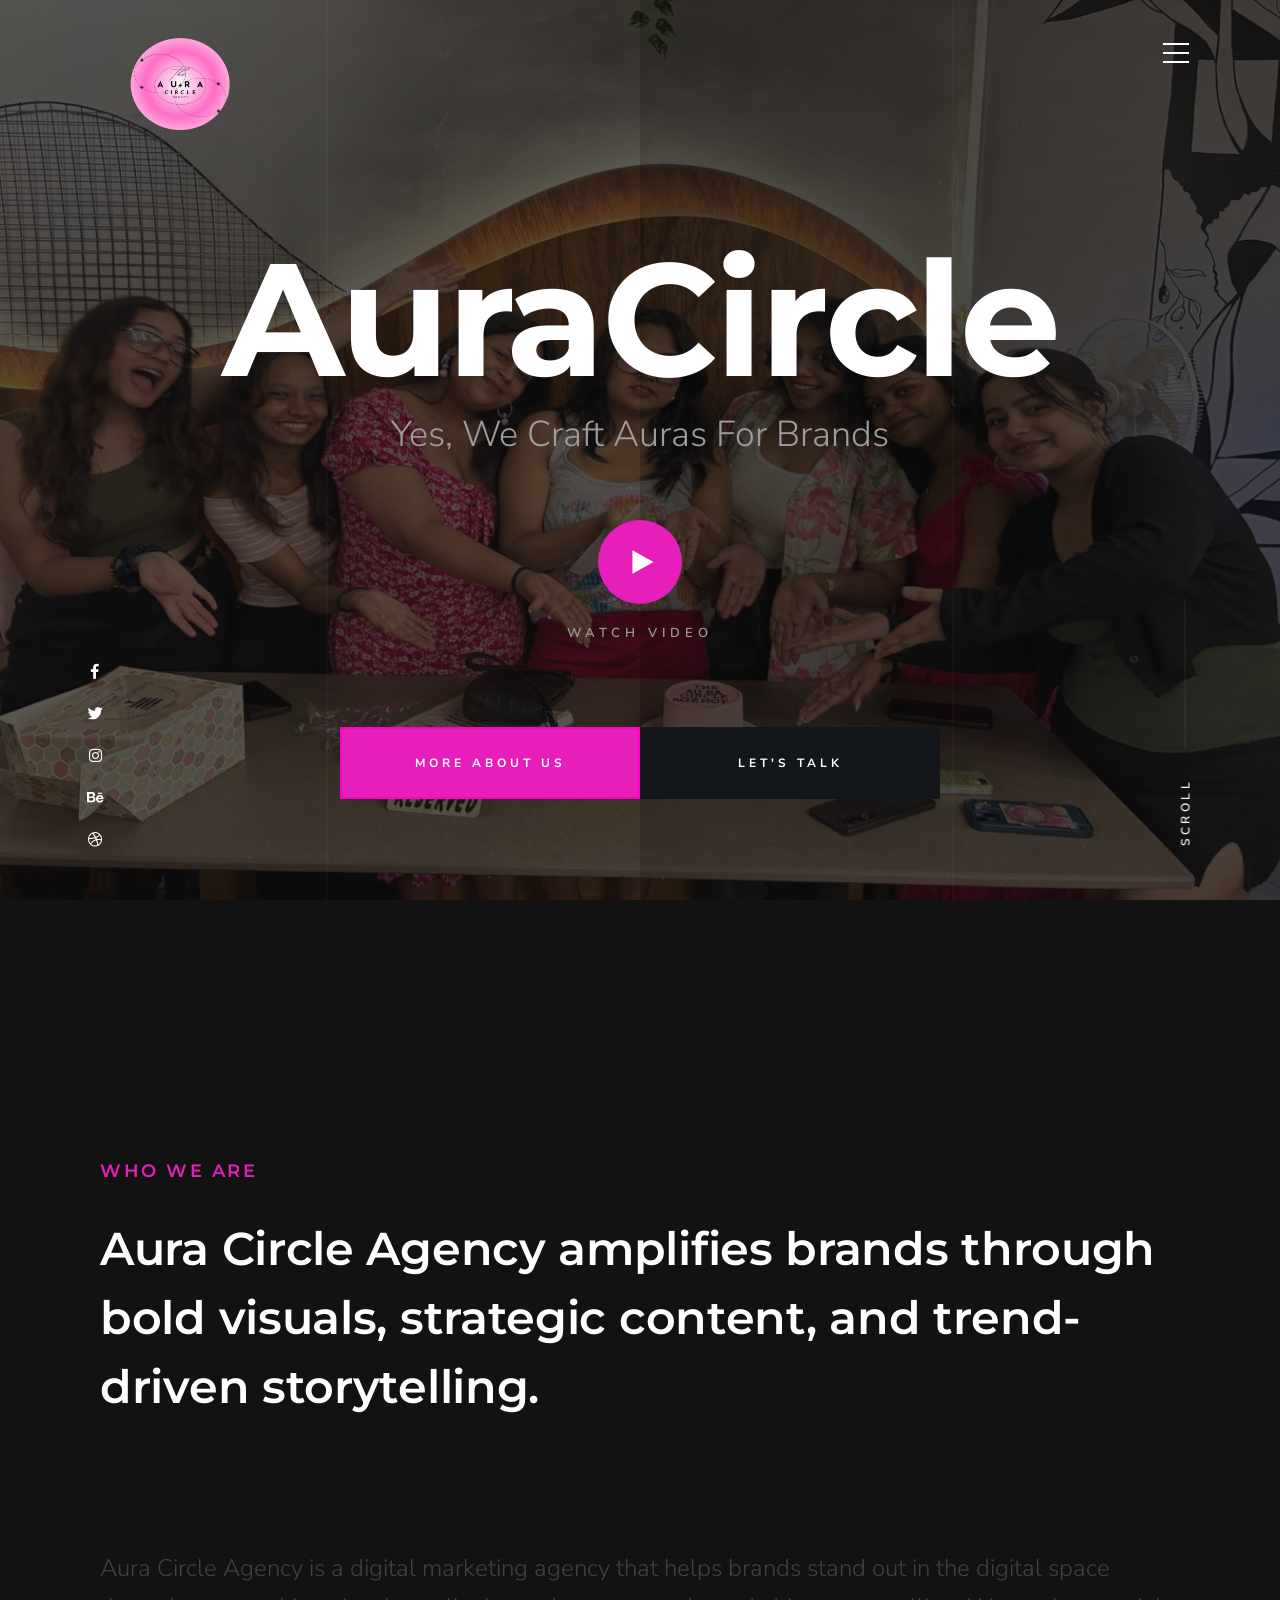
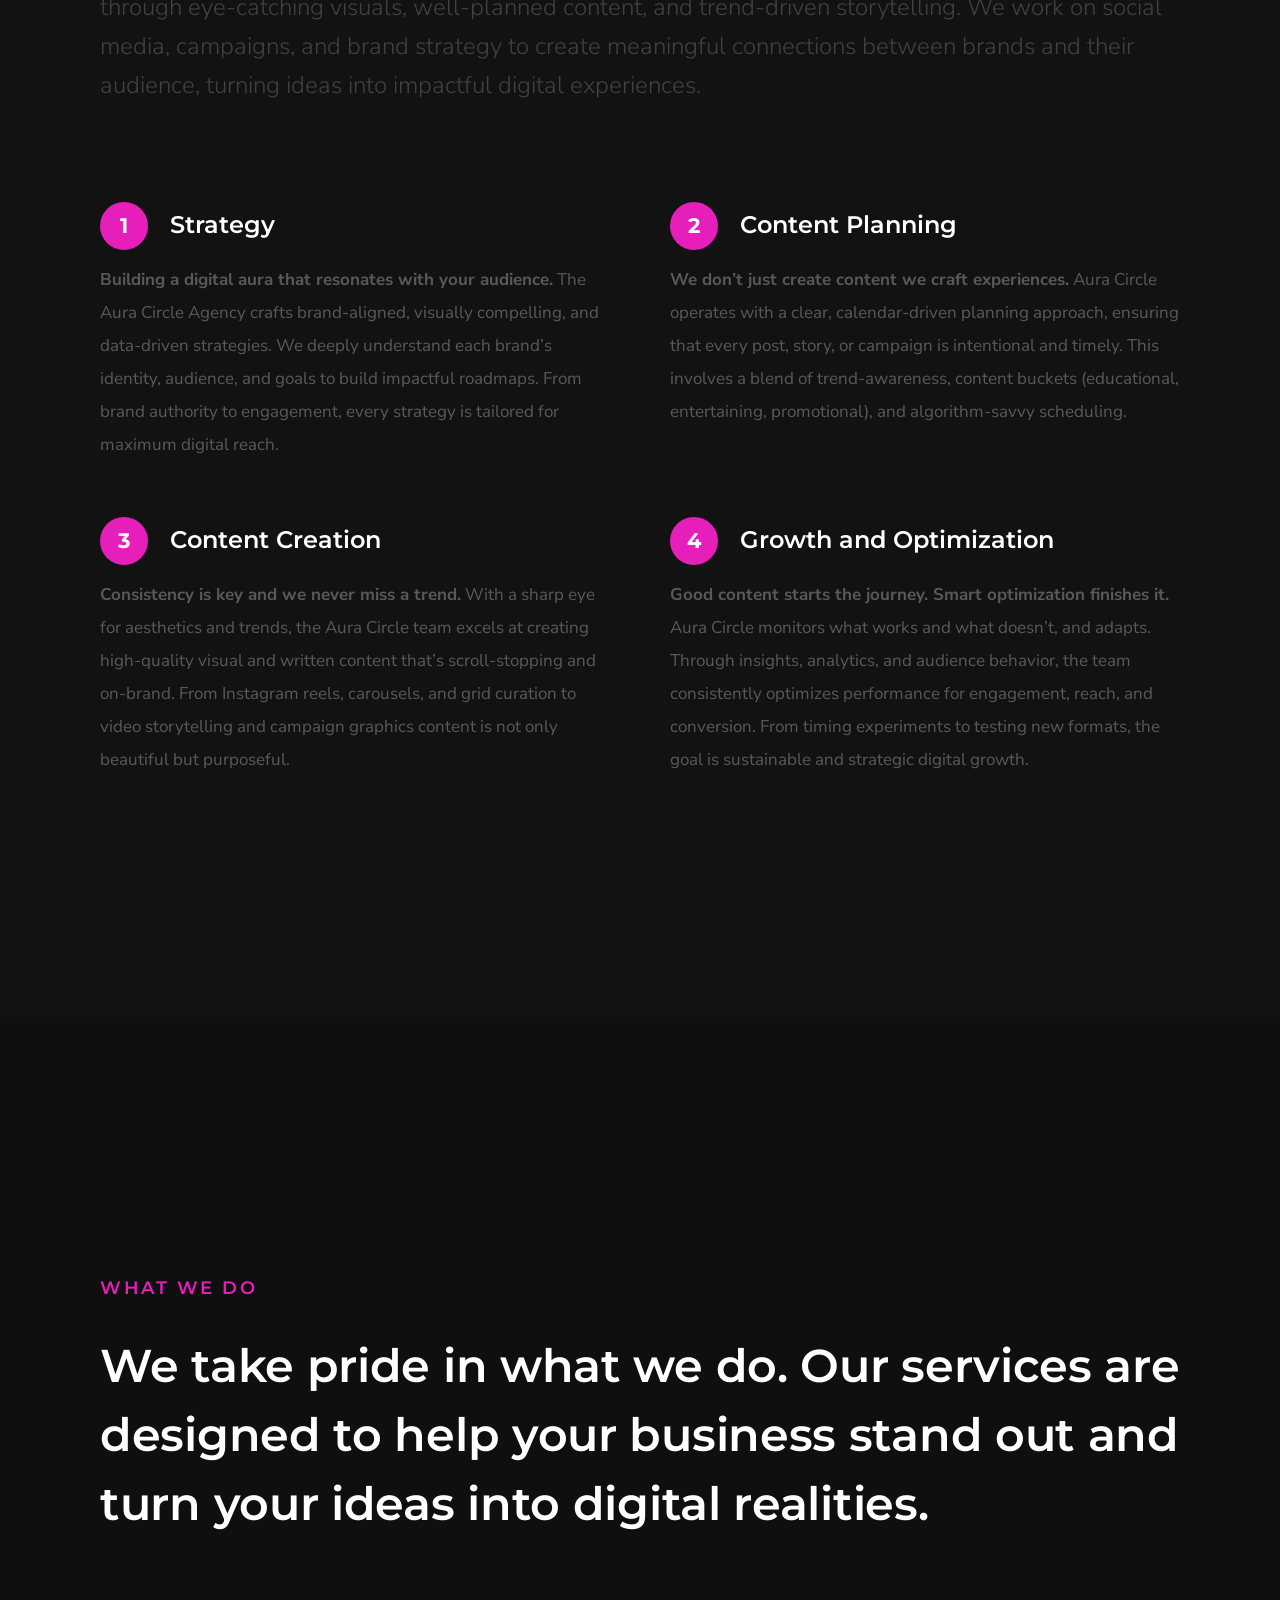
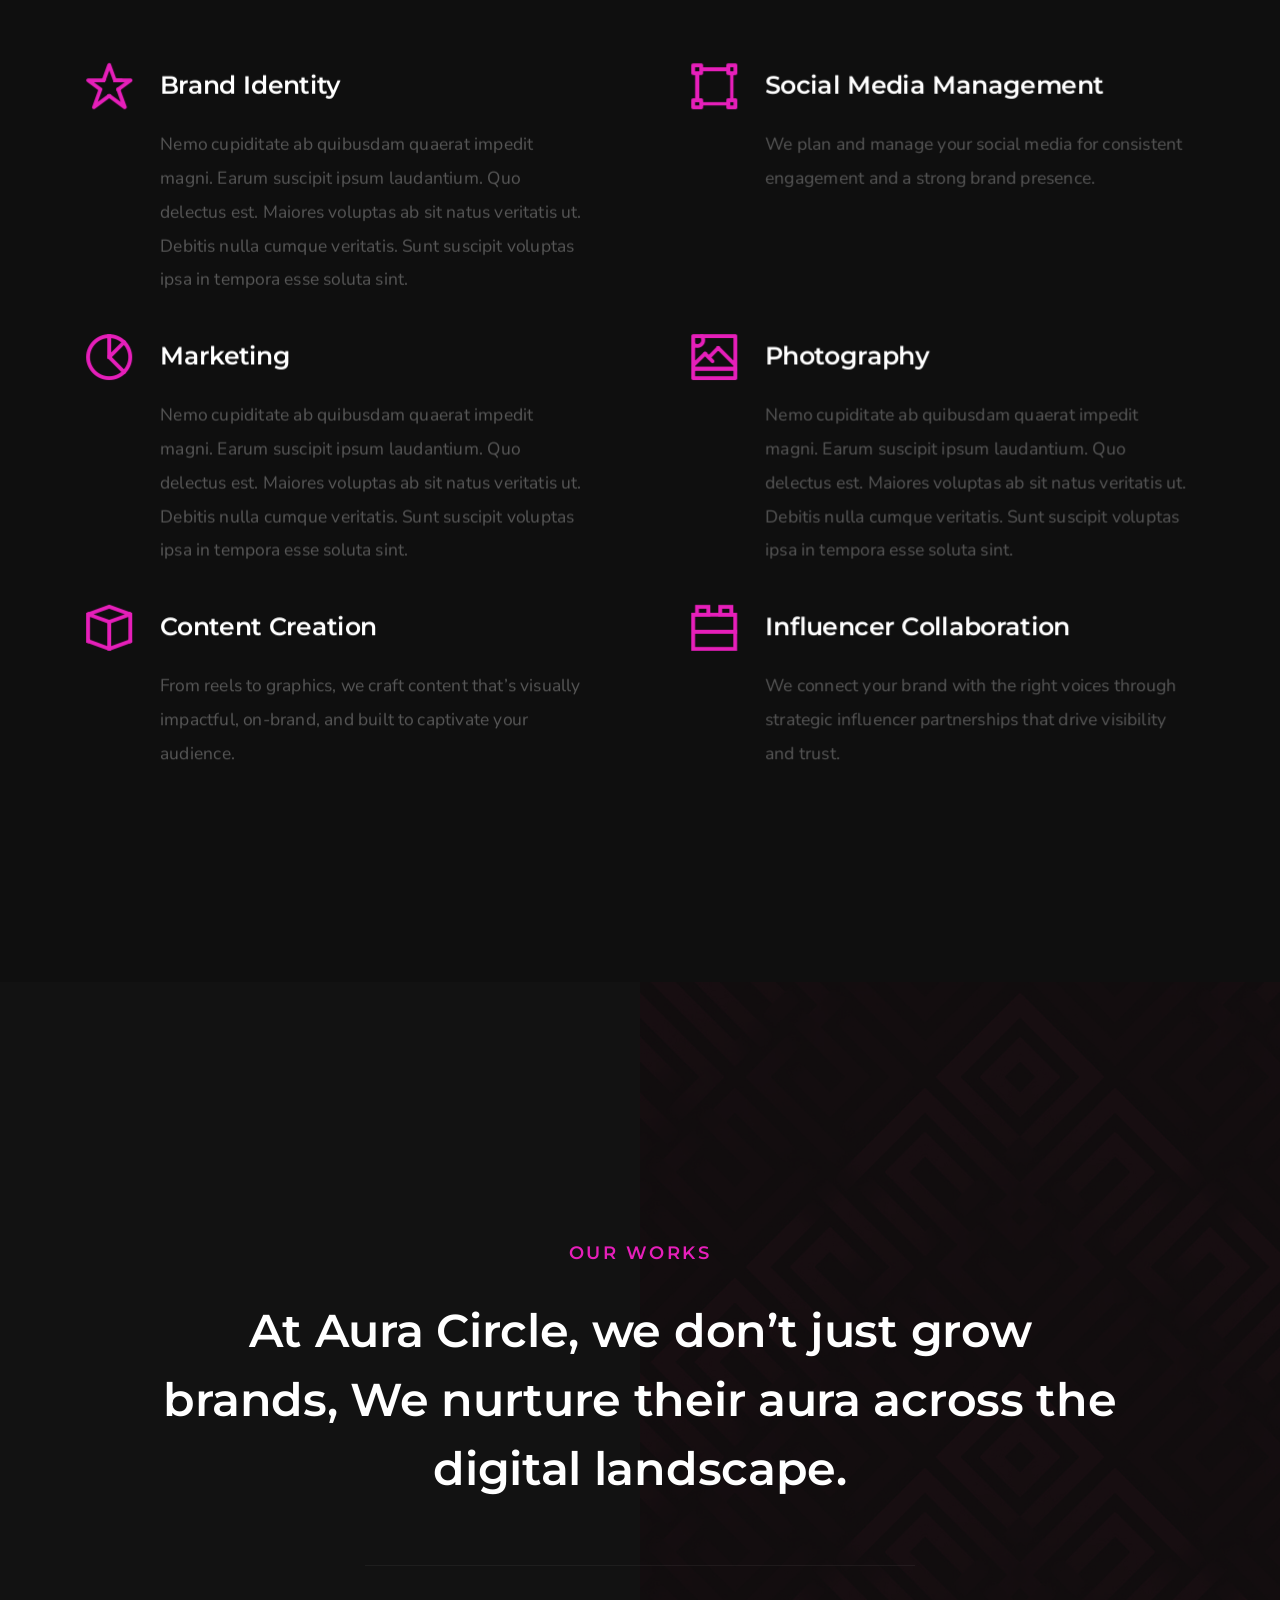
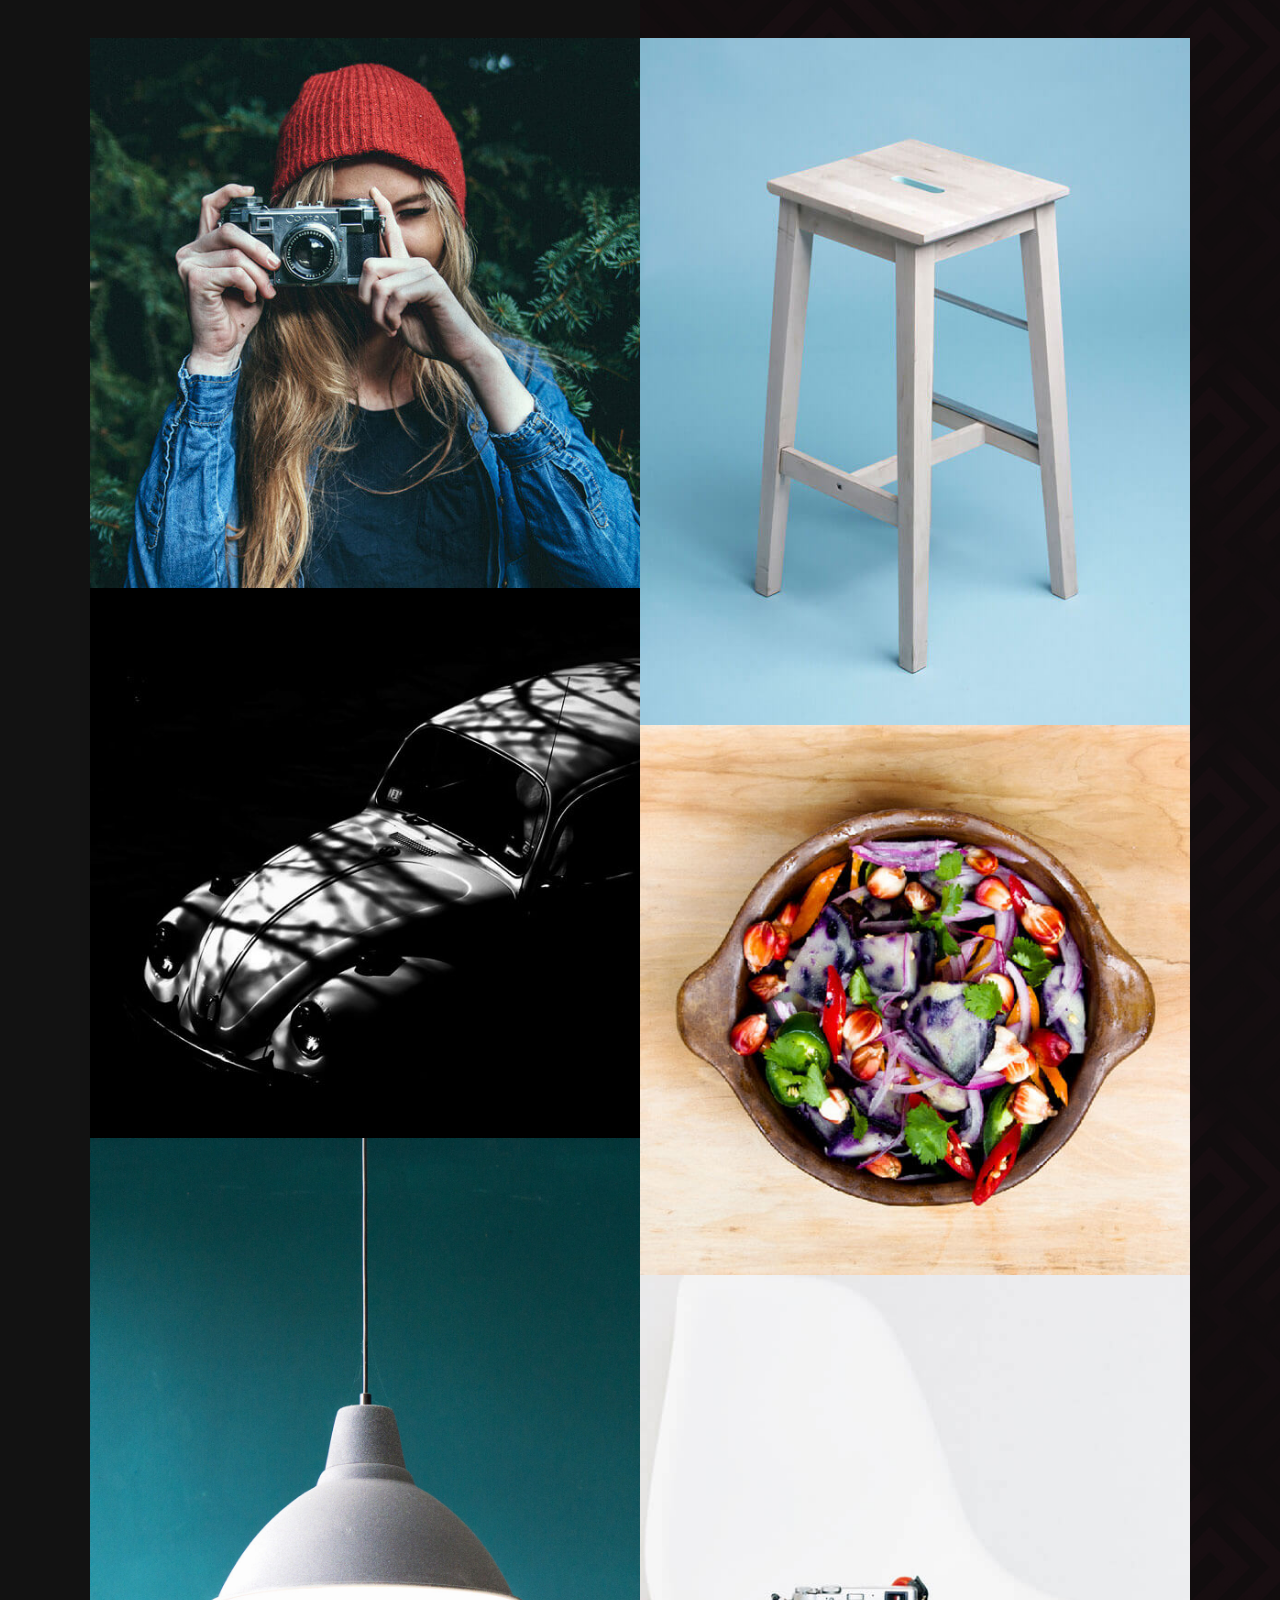
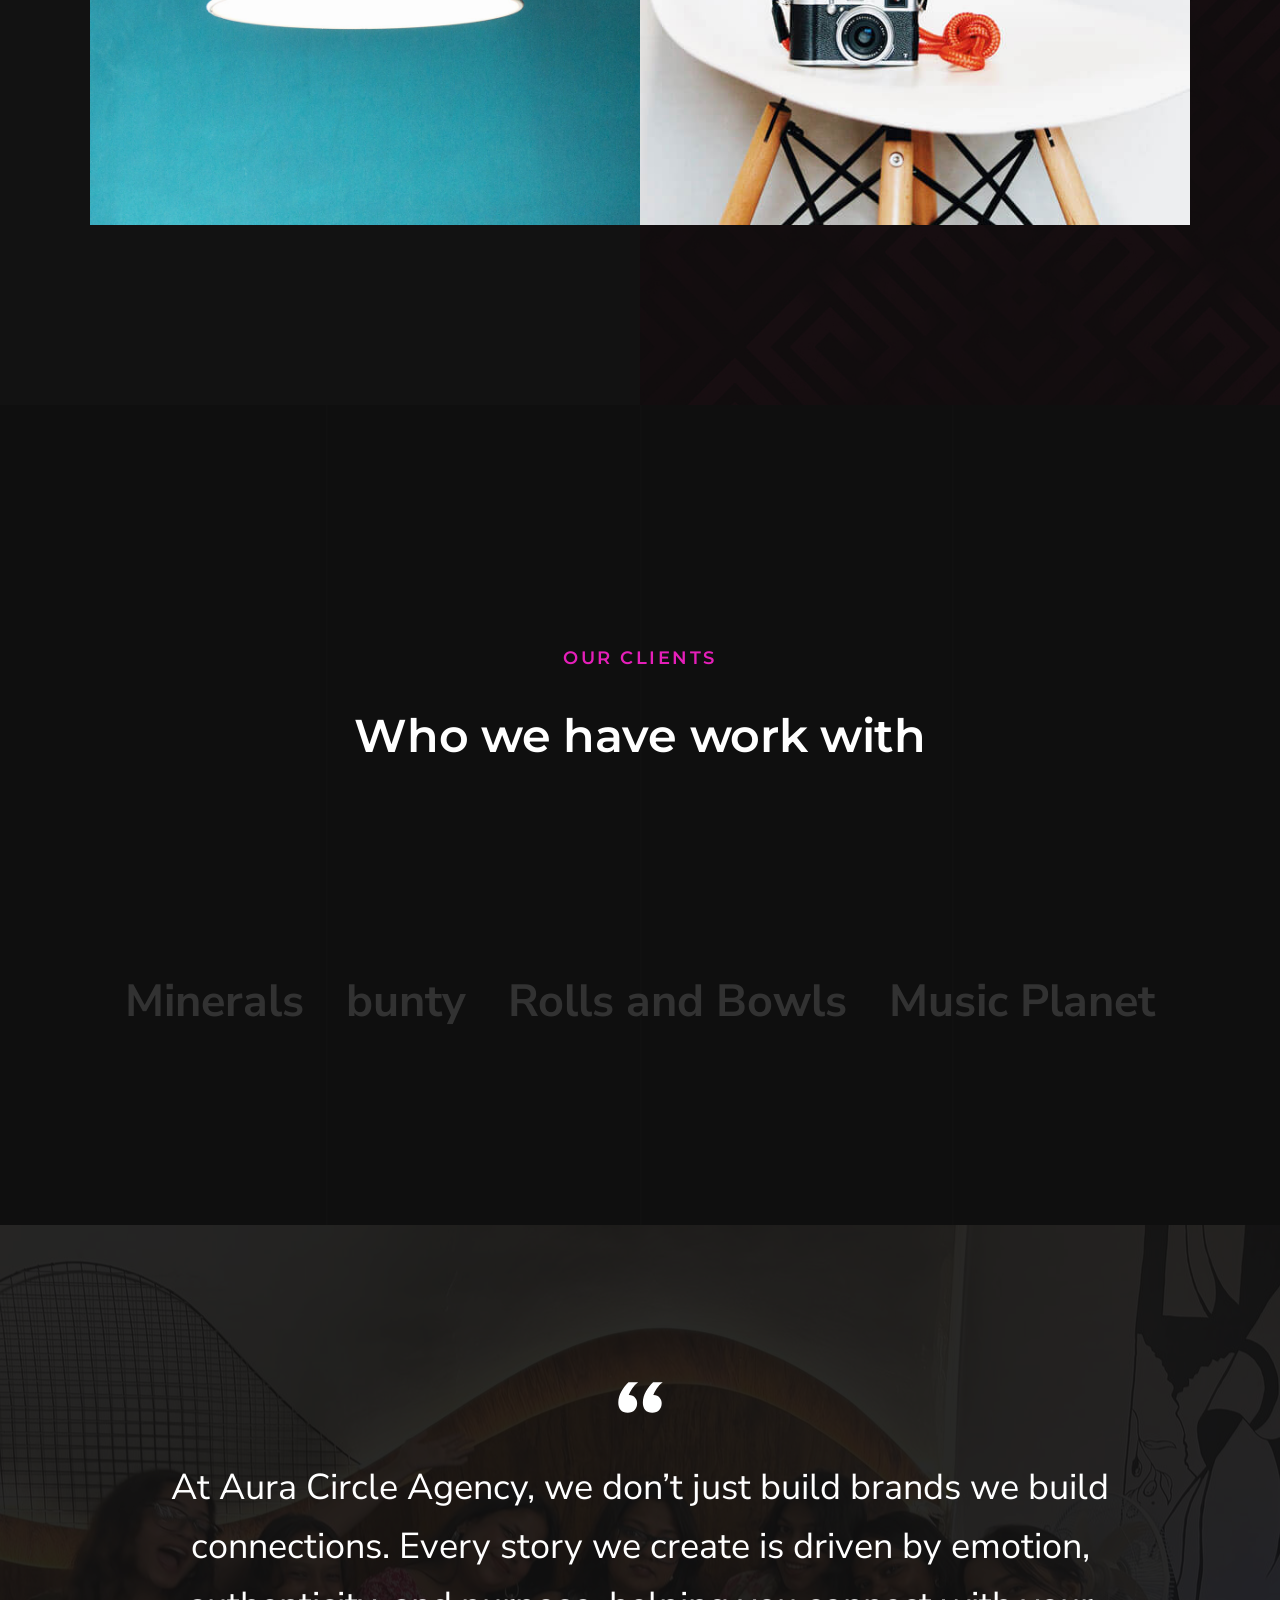
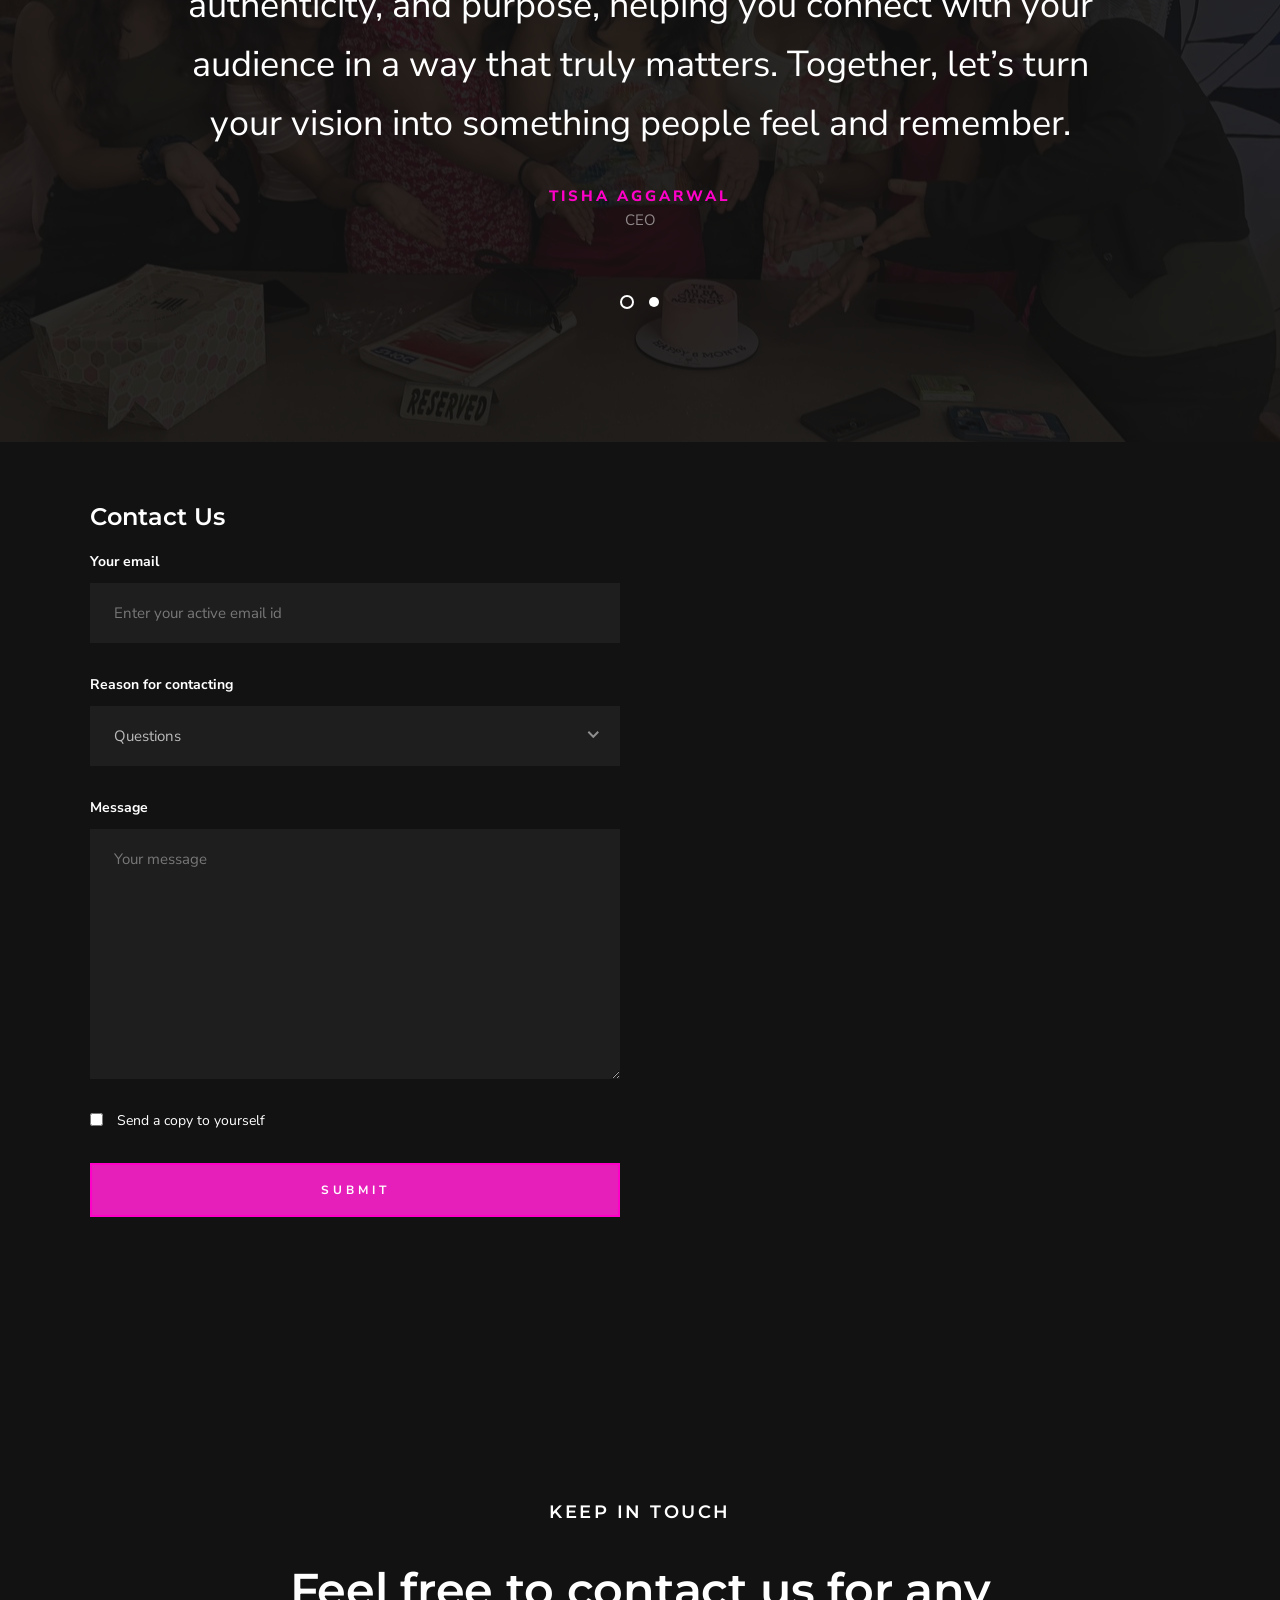
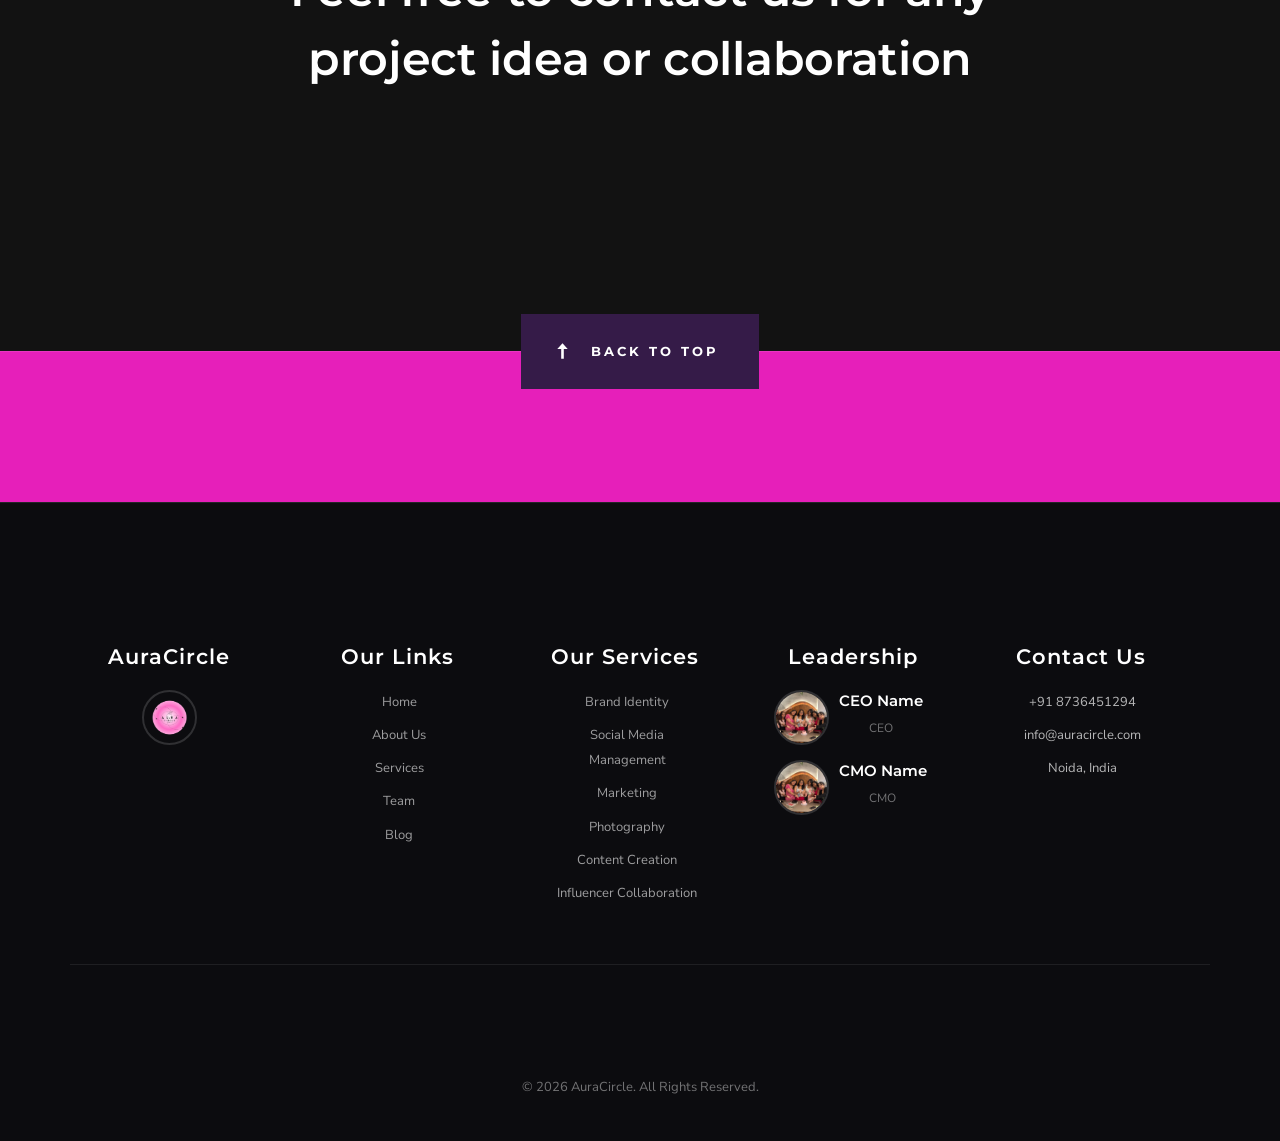
<file: index.html>
<!DOCTYPE html>
<html class="no-js" lang="en">
<head>

    <!--- basic page needs
    ================================================== -->
    <meta charset="utf-8">
    <title>AuraCircle</title>
    <meta name="description" content="">
    <meta name="author" content="">

    <!-- mobile specific metas
    ================================================== -->
    <meta name="viewport" content="width=device-width, initial-scale=1">

    <!-- CSS
    ================================================== -->
    <link rel="stylesheet" href="css/base.css">
    <link rel="stylesheet" href="css/vendor.css">
    <link rel="stylesheet" href="css/main.css">

    <!-- script
    ================================================== -->
    <script src="js/modernizr.js"></script>

<!-- Favicon PNG -->
<link rel="icon" type="image/png" sizes="32x32" href="images/logoun.png">
<link rel="icon" type="image/png" sizes="16x16" href="images/logoun.png">
    

</head>



<body id="top">
    
    <!-- preloader
    ================================================== -->
    <div id="preloader">
        <div id="loader" class="dots-jump">
            <div></div>
            <div></div>
            <div></div>
        </div>
    </div>

    <!-- header
    ================================================== -->
    <header class="s-header">

        <div class="header-logo">
            <a class="site-logo" href="index.html">
                <img src="images/unnamedrbg.png" alt="Homepage">
            </a>
        </div> <!-- end header-logo -->

        <nav class="header-nav">

            <a href="#0" class="header-nav__close" title="close"><span>Close</span></a>

            <h3>Navigate to</h3>

            <div class="header-nav__content">
                
                <ul class="header-nav__list">
                    <li><a class="smoothscroll"  href="#home" title="home">Home</a></li>
                    <li><a class="smoothscroll"  href="#about" title="about">About</a></li>
                    <li><a class="smoothscroll"  href="#services" title="services">Services</a></li>
                    <li><a class="smoothscroll"  href="#works" title="works">Works</a></li>
                    <li><a class="smoothscroll"  href="#contact" title="contact">Contact</a></li>
                </ul>
    
                <p>Perspiciatis hic praesentium nesciunt. Et neque a dolorum <a href='#0'>voluptatem</a> porro iusto sequi veritatis libero enim. Iusto id suscipit veritatis neque reprehenderit.</p>
    
                <ul class="header-nav__social">
                    <li>
                        <a href="#0"><i class="fab fa-facebook"></i></a>
                    </li>
                    <li>
                        <a href="#0"><i class="fab fa-twitter"></i></a>
                    </li>
                    <li>
                        <a href="#0"><i class="fab fa-instagram"></i></a>
                    </li>
                    <li>
                        <a href="#0"><i class="fab fa-behance"></i></a>
                    </li>
                    <li>
                        <a href="#0"><i class="fab fa-dribbble"></i></a>
                    </li>
                </ul>

            </div> <!-- end header-nav__content -->

        </nav> <!-- end header-nav -->

        <a class="header-menu-toggle" href="#0">
            <span class="header-menu-icon"></span>
        </a>

    </header> <!-- end s-header -->


    <!-- home
    ================================================== -->
    <section id="home" class="s-home page-hero target-section" data-parallax="scroll" data-image-src="images/img.jpg" data-natural-width=3000 data-natural-height=2000 data-position-y=center>

        <div class="grid-overlay">
            <div></div>
        </div>

        <div class="home-content">

            <div class="row home-content__main">

                <h1>
                AuraCircle
                </h1>

                <h3>
                Yes, We Craft Auras For Brands
                </h3>

                <div class="home-content__video">
                    <a class="video-link" href="https://player.vimeo.com/video/117310401?color=01aef0&title=0&byline=0&portrait=0" data-lity>
                        <span class="video-icon"></span>
                        <span class="video-text">Watch Video</span>
                    </a>
                </div>

                <div class="home-content__button">
                    <a href="#about" class="smoothscroll btn btn--primary btn--large">
                        More About Us
                    </a>
                    <a href="#contact1" class="smoothscroll btn btn--large">
                        Let's Talk
                    </a>
                </div>

            </div> <!-- end home-content__main -->

            <div class="home-content__scroll">
                <a href="#about" class="scroll-link smoothscroll">
                    Scroll
                </a>
            </div>

            
        </div> <!-- end home-content -->

        <ul class="home-social">
            <li>
                <a href="#0"><i class="fab fa-facebook-f" aria-hidden="true"></i><span>Facebook</span></a>
            </li>
            <li>
                <a href="#0"><i class="fab fa-twitter" aria-hidden="true"></i><span>Twiiter</span></a>
            </li>
            <li>
                <a href="#0"><i class="fab fa-instagram" aria-hidden="true"></i><span>Instagram</span></a>
            </li>
            <li>
                <a href="#0"><i class="fab fa-behance" aria-hidden="true"></i><span>Behance</span></a>
            </li>
            <li>
                <a href="#0"><i class="fab fa-dribbble" aria-hidden="true"></i><span>Dribbble</span></a>
            </li>
        </ul> <!-- end home-social -->

    </section> <!-- end s-home -->


    <!-- about
    ================================================== -->
    <section id="about" class="s-about target-section">

        <div class="row section-header bit-narrow" data-aos="fade-up">
            <div class="col-full">
                <h3 class="subhead">Who We Are</h3>
                <h1 class="display-1">
               Aura Circle Agency amplifies brands through bold visuals,
                strategic content, and trend-driven storytelling.
                </h1>
            </div>
        </div> <!-- end section-header -->

        <div class="row bit-narrow" data-aos="fade-up">
            <div class="col-full">
                <p class="lead">
                Aura Circle Agency is a digital marketing agency that helps brands stand out in the digital space through eye-catching visuals, well-planned content, and trend-driven storytelling. We work on social media, campaigns, and brand strategy to create meaningful connections between brands and their audience, turning ideas into impactful digital experiences. 
                </p>
            </div>
        </div> <!-- end about-desc -->

        <div class="row bit-narrow">
                
            <div class="about-process process block-1-2 block-tab-full">

                <div class="col-block item-process" data-aos="fade-up">
                    <div class="item-process__text">
                        <h4 class="item-title">Strategy</h4>
                        <p>
                        <b>Building a digital aura that resonates with your audience.</b>
                        The Aura Circle Agency crafts brand-aligned, visually compelling, 
                        and data-driven strategies. We deeply understand each brand’s 
                        identity, audience, and goals to build impactful roadmaps. 
                        From brand authority to engagement, every strategy is tailored for maximum digital reach.
                        </p>
                    </div>
                </div>
                <div class="col-block item-process" data-aos="fade-up">
                    <div class="item-process__text">
                        <h4 class="item-title">Content
                        Planning</h4>
                        <p>
                        <b>We don’t just create content we craft experiences.</b>
                        Aura Circle operates with a clear, calendar-driven planning approach, 
                        ensuring that every post, story, or campaign is intentional and timely.
                         This involves a blend of trend-awareness, content buckets 
                         (educational, entertaining, promotional), and algorithm-savvy scheduling.
                        </p>
                    </div>
                </div>
                <div class="col-block item-process" data-aos="fade-up">
                    <div class="item-process__text">
                        <h4 class="item-title">Content
                            Creation</h4>
                        <p>
                       <b>Consistency is key and we never miss a trend.</b>
                    With a sharp eye for aesthetics and trends, 
                    the Aura Circle team excels at creating high-quality visual and written content that’s scroll-stopping and on-brand. 
                    From Instagram reels, carousels, 
                    and grid curation to video storytelling and campaign graphics content is not only beautiful but purposeful.
                        </p>
                    </div>
                </div>
                <div class="col-block item-process" data-aos="fade-up">
                    <div class="item-process__text">
                        <h4 class="item-title">Growth and Optimization</h4>
                        <p>
                       <b>Good content starts the journey. Smart optimization finishes it.</b>
                        Aura Circle monitors what works and what doesn’t, and adapts. 
                        Through insights, analytics, and audience behavior, 
                        the team consistently optimizes performance for engagement, reach, and conversion. 
                        From timing experiments to testing new formats, the goal is sustainable and strategic digital growth.
                        </p>
                    </div>
                </div>

            </div> <!-- end process -->

        </div> <!-- end row -->

    </section> <!-- end s-about -->


    <!-- services
    ================================================== -->
    <section id='services' class="s-services target-section darker">

        <div class="row section-header bit-narrow" data-aos="fade-up">
            <div class="col-full">
                <h3 class="subhead">What we do</h3>
                <h1 class="display-1">
                We take pride in what we do. Our services are designed to help 
                your business stand out and turn your ideas into digital realities.
                </h1>
            </div>
        </div> <!-- end section-header -->

        <div class="row bit-narrow services block-1-2 block-tab-full">

            <div class="col-block item-service" data-aos="fade-up">
                <div class="item-service__icon">
                    <i class="icon-star"></i>
                </div>
                <div class="item-service__text">
                    <a href="brand-identit.html"><h3 class="item-title1">Brand Identity</h3></a>
                    <p>Nemo cupiditate ab quibusdam quaerat impedit magni. Earum suscipit ipsum laudantium. 
                    Quo delectus est. Maiores voluptas ab sit natus veritatis ut. Debitis nulla cumque veritatis.
                    Sunt suscipit voluptas ipsa in tempora esse soluta sint.
                    </p>
                </div>
            </div>

            <div class="col-block item-service" data-aos="fade-up">
                <div class="item-service__icon">
                    <i class="icon-group"></i>
                </div>
                <div class="item-service__text">
                    <a href="social-media.html"><h3 class="item-title1">Social Media Management</h3></a>
                    <p>We plan and manage your social media for consistent engagement and a strong brand presence.
                    </p>
                </div>
            </div>

            <div class="col-block item-service" data-aos="fade-up">
                <div class="item-service__icon">
                    <i class="icon-pie-chart"></i>
                </div>  
                <div class="item-service__text">
                    <a href="marketing.html"><h3 class="item-title1">Marketing</h3></a>
                    <p>Nemo cupiditate ab quibusdam quaerat impedit magni. Earum suscipit ipsum laudantium. 
                    Quo delectus est. Maiores voluptas ab sit natus veritatis ut. Debitis nulla cumque veritatis.
                    Sunt suscipit voluptas ipsa in tempora esse soluta sint.
                    </p>
                </div>
            </div>

            <div class="col-block item-service" data-aos="fade-up">
                <div class="item-service__icon">
                    <i class="icon-image"></i>
                </div>
                <div class="item-service__text">
                    <a href="photography.html"><h3 class="item-title1">Photography</h3></a>
                    <p>Nemo cupiditate ab quibusdam quaerat impedit magni. Earum suscipit ipsum laudantium. 
                    Quo delectus est. Maiores voluptas ab sit natus veritatis ut. Debitis nulla cumque veritatis.
                    Sunt suscipit voluptas ipsa in tempora esse soluta sint.
                    </p>
                </div>
            </div>

            <div class="col-block item-service" data-aos="fade-up">
                <div class="item-service__icon">
                    <i class="icon-cube"></i>
                </div>
                <div class="item-service__text">
                    <a href="content-creation.html"><h3 class="item-title1">Content Creation</h3></a>
                    <p>From reels to graphics, we craft content that’s visually impactful, on-brand, and built to captivate your audience.
                    </p>
                </div>
            </div>
    
            <div class="col-block item-service" data-aos="fade-up">
                <div class="item-service__icon"><i class="icon-lego-block"></i></div>
                <div class="item-service__text">
                   <a href="influencer-collab.html"> <h3 class="item-title1">Influencer Collaboration</h3> </a>
                    <p>We connect your brand with the right voices through strategic influencer partnerships that drive visibility and trust.
                    </p>
                </div>
            </div>

        </div> <!-- end services -->

    </section> <!-- end s-services -->


    <!-- works
    ================================================== -->
    <section id="works" class="s-works target-section">

        <div class="row section-header has-bottom-sep narrow target-section" data-aos="fade-up">
            <div class="col-full">
                <h3 class="subhead">Our Works</h3>
                <h1 class="display-1">
                At Aura Circle, we don’t just grow brands, We nurture their aura across the digital landscape.
                </h1>
            </div>
        </div> <!-- end section-header -->

        <div class="row masonry-wrap">

            <div class="masonry">
    
                <div class="masonry__brick" data-aos="fade-up">
                    <div class="item-folio">
                            
                        <div class="item-folio__thumb">
                            <a href="images/portfolio/gallery/g-shutterbug.jpg" class="thumb-link" title="Shutterbug" data-size="1050x700">
                                <img src="images/portfolio/lady-shutterbug.jpg" 
                                     srcset="images/portfolio/lady-shutterbug.jpg 1x, images/portfolio/lady-shutterbug@2x.jpg 2x" alt="">
                            </a>
                        </div>

                        <div class="item-folio__text">
                            <h3 class="item-folio__title">
                                Work 0
                            </h3>
                            <p class="item-folio__cat">
                                subhead
                            </p>
                        </div>

                        <a href="https://www.behance.net/" class="item-folio__project-link" title="Project link">
                            <i class="icon-link"></i>
                        </a>

                        <div class="item-folio__caption">
                            <p>Work experience in paragraph</p>
                        </div>

                    </div>
                </div> <!-- end masonry__brick -->
    
                <div class="masonry__brick" data-aos="fade-up">
                    <div class="item-folio">
                            
                        <div class="item-folio__thumb">
                            <a href="images/portfolio/gallery/g-woodcraft.jpg" class="thumb-link" title="Woodcraft" data-size="1050x700">
                                <img src="images/portfolio/woodcraft.jpg" 
                                     srcset="images/portfolio/woodcraft.jpg 1x, images/portfolio/woodcraft@2x.jpg 2x" alt="">
                            </a>
                        </div>

                        <div class="item-folio__text">
                            <h3 class="item-folio__title">
                                Work 1
                            </h3>
                            <p class="item-folio__cat">
                                subhead
                            </p>
                        </div>

                        <a href="https://www.behance.net/" class="item-folio__project-link" title="Project link">
                            <i class="icon-link"></i>
                        </a>

                        <div class="item-folio__caption">
                            <p>Work experience in paragraph</p>
                        </div>

                    </div>
                </div> <!-- end masonry__brick -->
        
                <div class="masonry__brick" data-aos="fade-up">
                    <div class="item-folio">
                            
                        <div class="item-folio__thumb">
                            <a href="images/portfolio/gallery/g-beetle.jpg" class="thumb-link" title="The Beetle Car" data-size="1050x700">
                                <img src="images/portfolio/the-beetle.jpg"
                                     srcset="images/portfolio/the-beetle.jpg 1x, images/portfolio/the-beetle@2x.jpg 2x" alt="">
                            </a>
                        </div>

                        <div class="item-folio__text">
                            <h3 class="item-folio__title">
                                Work 2
                            </h3>
                            <p class="item-folio__cat">
                                subhead
                            </p>
                        </div>

                        <a href="https://www.behance.net/" class="item-folio__project-link" title="Project link">
                            <i class="icon-link"></i>
                        </a>

                        <div class="item-folio__caption">
                            <p>Work experience in paragraph</p>
                        </div>

                    </div>
                </div> <!-- end masonry__brick -->
        
                <div class="masonry__brick" data-aos="fade-up">
                    <div class="item-folio">
                            
                        <div class="item-folio__thumb">
                            <a href="images/portfolio/gallery/g-salad.jpg" class="thumb-link" title="Grow Green" data-size="1050x700">
                                <img src="images/portfolio/salad.jpg" 
                                     srcset="images/portfolio/salad.jpg 1x, images/portfolio/salad@2x.jpg 2x" alt="">
                            </a>
                        </div>

                        <div class="item-folio__text">
                            <h3 class="item-folio__title">
                                Work 3
                            </h3>
                            <p class="item-folio__cat">
                                subhead
                            </p>
                        </div>

                        <a href="https://www.behance.net/" class="item-folio__project-link" title="Project link">
                            <i class="icon-link"></i>
                        </a>

                        <div class="item-folio__caption">
                            <p>Work experience in paragraph</p>
                        </div>

                    </div>
                </div> <!-- end masonry__brick -->
    
                <div class="masonry__brick" data-aos="fade-up">
                    <div class="item-folio">
                            
                        <div class="item-folio__thumb">
                            <a href="images/portfolio/gallery/g-lamp.jpg" class="thumb-link" title="Guitarist" data-size="1050x700">
                                <img src="images/portfolio/lamp.jpg" 
                                     srcset="images/portfolio/lamp.jpg 1x, images/portfolio/lamp@2x.jpg 2x" alt="">
                            </a>
                        </div>

                        <div class="item-folio__text">
                            <h3 class="item-folio__title">
                                Work 4
                            </h3>
                            <p class="item-folio__cat">
                                subhead
                            </p>
                        </div>

                        <a href="https://www.behance.net/" class="item-folio__project-link" title="Project link">
                            <i class="icon-link"></i>
                        </a>

                        <div class="item-folio__caption">
                            <p>Work experience in paragraph</p>
                        </div>

                    </div>
                </div> <!-- end masonry__brick -->
        
                <div class="masonry__brick" data-aos="fade-up">
                    <div class="item-folio">
                            
                        <div class="item-folio__thumb">
                            <a href="images/portfolio/gallery/g-fuji.jpg" class="thumb-link" title="Palmeira" data-size="1050x700">
                                <img src="images/portfolio/fuji.jpg"
                                     srcset="images/portfolio/fuji.jpg 1x, images/portfolio/fuji@2x.jpg 2x" alt="">
                            </a>
                        </div>

                        <div class="item-folio__text">
                            <h3 class="item-folio__title">
                                Work 5
                            </h3>
                            <p class="item-folio__cat">
                                subhead
                            </p>
                        </div>

                        <a href="https://www.behance.net/" class="item-folio__project-link" title="Project link">
                            <i class="icon-link"></i>
                        </a>

                        <div class="item-folio__caption">
                            <p>Work experience in paragraph</p>
                        </div>

                    </div>
                </div> <!-- end masonry__brick -->
    
            </div> <!-- end masonry -->

        </div> <!-- end masonry-wrap -->

    </section> <!-- end s-works -->


    <!-- clients
    ================================================== -->
    <section id="clients" class="s-clients target-section darker">

        <div class="grid-overlay">
            <div></div>
        </div>

        <div class="row section-header text-center narrow" data-aos="fade-up">
            <div class="col-full">
                <h3 class="subhead">Our Clients</h3>
                <h1 class="display-1">Who we have work with</h1>
            </div>
        </div> <!-- end section-header -->

        <div class="row clients-wrap" data-aos="fade-up">
            <div class="col-twelve">
                <ul class="clients">
                    <li><a href="#0">Minerals</a></li>
                    <li><a href="#0">bunty</a></li>
                    <li><a href="#0">Rolls and Bowls</a></li>
                    <li><a href="#0">Music Planet</a></li>
                </ul>
            </div>
        </div>

    </section> <!-- end s-clients -->


    <!-- testimonies
    ================================================== -->
    <section class="s-testimonials">

        <div class="testimonials__icon" data-aos="fade-up"></div>

        <div class="row testimonials narrow">

            <div class="col-full testimonials__slider" data-aos="fade-up">

                <div class="testimonials__slide">
                    <p>At Aura Circle Agency, we don’t just build brands we build connections. Every story we create is driven by emotion, 
                        authenticity, and purpose, helping you connect with your audience in a way that truly matters. Together, 
                        let’s turn your vision into something people feel and remember.</p>
                    <div class="testimonials__author">
                        Tisha Aggarwal
                        <span>CEO</span>
                    </div>
                </div> <!-- end testimonials__slide -->

                <div class="testimonials__slide">
                    <p>At Aura Circle Agency, we focus on understanding people before platforms. 
                        Every strategy we craft is rooted in emotion, insight, 
                        and intention so your brand doesn’t just get seen, it gets felt. Together,
                         we create meaningful connections that drive real impact.</p>
                    <div class="testimonials__author">
                        Naina
                        <span>CMO</span>
                    </div>
                </div> <!-- end testimonials__slide -->

                <!--  <div class="testimonials__slide">
                    <p>Repellat dignissimos libero. Qui sed at corrupti expedita voluptas odit. Nihil ea quia nesciunt. Ducimus aut sed ipsam.  
                    Autem eaque officia cum exercitationem sunt voluptatum accusamus. Quasi voluptas eius distinctio.</p>
                    <div class="testimonials__author">
                        Satya Nadella
                        <span>CEO, Microsoft</span>
                    </div>  -->


                </div> <!-- end testimonials__slide -->
                
            </div> <!-- end testimonials__slider -->

        </div> <!-- end testimonials -->

    </section> <!-- end s-testimonials -->


<!-- FORM -->

 <div class="row" id="contact1">
    <div class="col-six tab-full">
        <h3>Contact Us</h3>

        <form action="https://formspree.io/f/mzdvkqww" method="POST">

            <div>
                <label>Your email</label>
                <input class="full-width"
                       type="email"
                       name="email"
                       placeholder= "Enter your active email id"
                       required>
            </div>

            <div>
                <label>Reason for contacting</label>
                <div class="ss-custom-select">
                    <select class="full-width" name="reason" required>
                        <option value="Questions">Questions</option>
                        <option value="Report">Report</option>
                        <option value="Others">Others</option>
                    </select>
                </div>
            </div>

            <label>Message</label>
            <textarea class="full-width"
                      name="message"
                      placeholder="Your message"
                      required></textarea>

            <label class="add-bottom">
                <input type="checkbox" name="send_copy" value="Yes">
                <span class="label-text">Send a copy to yourself</span>
            </label>

            <input type="text" name="_gotcha" style="display:none">

            <input type="hidden" name="_next" value="https://theauracircleagency.vercel.app/thank-you.html">

            <input class="btn--primary full-width" type="submit" value="Submit">

        </form>
    </div>
</div>




    <!-- contact
    ================================================== -->
    <section id="contact" class="s-contact target-section">

            
        <div class="row section-header narrow" data-aos="fade-up">
            <div class="col-full">
                <h3 class="subhead">Keep In Touch</h3>
                <h1 class="display-1">Feel free to contact us for any <br> project idea or collaboration</h1>
            </div>
        </div> <!-- end section-header -->



    </section> <!-- end s-contact -->


    <!-- footer
    ================================================== -->
    <footer>
        <div class="ss-go-top">
            <a class="smoothscroll" title="Back to Top" href="#top">Back to Top</a>
        </div>
    </footer>


    <!-- photoswipe background
    ================================================== -->
    <div aria-hidden="true" class="pswp" role="dialog" tabindex="-1">

        <div class="pswp__bg"></div>
        <div class="pswp__scroll-wrap">

            <div class="pswp__container">
                <div class="pswp__item"></div>
                <div class="pswp__item"></div>
                <div class="pswp__item"></div>
            </div>

            <div class="pswp__ui pswp__ui--hidden">
                <div class="pswp__top-bar">
                    <div class="pswp__counter"></div><button class="pswp__button pswp__button--close" title="Close (Esc)"></button> <button class="pswp__button pswp__button--share" title=
                    "Share"></button> <button class="pswp__button pswp__button--fs" title="Toggle fullscreen"></button> <button class="pswp__button pswp__button--zoom" title=
                    "Zoom in/out"></button>
                    <div class="pswp__preloader">
                        <div class="pswp__preloader__icn">
                            <div class="pswp__preloader__cut">
                                <div class="pswp__preloader__donut"></div>
                            </div>
                        </div>
                    </div>
                </div>
                <div class="pswp__share-modal pswp__share-modal--hidden pswp__single-tap">
                    <div class="pswp__share-tooltip"></div>
                </div><button class="pswp__button pswp__button--arrow--left" title="Previous (arrow left)"></button> <button class="pswp__button pswp__button--arrow--right" title=
                "Next (arrow right)"></button>
                <div class="pswp__caption">
                    <div class="pswp__caption__center"></div>
                </div>
            </div>

        </div>

    </div> <!-- end photoSwipe background -->



<!-- footer
================================================== -->
<footer class="s-footer">

    <div class="row footer-main">

        <!-- Brand Info -->
        <div class="col-two tab-full footer-col">
            <h4>AuraCircle</h4>
            <div class="footer-member">
                    <img src="images/unnamedrbg.png" alt="logo">
                </div>
        </div>

        <!-- Our Links -->
        <div class="col-two tab-full footer-col">
            <h4>Our Links</h4>
            <ul>
                <li><a href="#home" class="smoothscroll">Home</a></li>
                <li><a href="#about" class="smoothscroll">About Us</a></li>
                <li><a href="#services" class="smoothscroll">Services</a></li>
                <li><a href="#team" class="smoothscroll">Team</a></li>
                <li><a href="#blog" class="smoothscroll">Blog</a></li>
            </ul>
        </div>

        <!-- Our Services -->
        <div class="col-two tab-full footer-col">
            <h4>Our Services</h4>
            <ul>
                <li><a href="brand-identit.html">Brand Identity</a></li>
                <li><a href="social-media.html">Social Media Management</a></li>
                <li><a href="marketing.html">Marketing</a></li>
                <li><a href="photography.html">Photography</a></li>
                <li><a href="content-creation.html">Content Creation</a></li>
                <li><a href="influencer-collab.html">Influencer Collaboration</a></li>
            </ul>
        </div>

        <!-- Leadership -->
        <div class="col-three tab-full footer-col">
            <h4>Leadership</h4>

            <div class="footer-team">
                <div class="footer-member">
                    <img src="images/img.jpg" alt="CEO">
                    <div>
                        <h5>CEO Name</h5>
                        <span>CEO</span>
                    </div>
                </div>

                <div class="footer-member">
                    <img src="images/img.jpg" alt="CMO">
                    <div>
                        <h5>CMO Name</h5>
                        <span>CMO</span>
                    </div>
                </div>
            </div>
        </div>

        <!-- Contact -->
        <div class="col-three tab-full footer-col">
            <h4>Contact Us</h4>
            <ul>
                <li>+91 8736451294</li>
                <li>info@auracircle.com</li>
                <li>Noida, India</li>
            </ul>
        </div>

    </div>

    <div class="row footer-bottom">
        <div class="col-full">
            <p class="footer-copy">
                © 2026 AuraCircle. All Rights Reserved.
            </p>
        </div>
    </div>

</footer>



    <!-- Java Script
    ================================================== -->
    <script src="js/jquery-3.2.1.min.js"></script>
    <script src="js/plugins.js"></script>
    <script src="js/main.js"></script>
    <script>
    const form = document.querySelector('form');
    
    form.addEventListener("submit", async function(event) {
        event.preventDefault(); // Stop the page from refreshing
        
        const data = new FormData(event.target);
        const submitButton = form.querySelector('input[type="submit"]');
        submitButton.value = "Sending...";
        submitButton.disabled = true;

        try {
            const response = await fetch(event.target.action, {
                method: 'POST',
                body: data,
                headers: {
                    'Accept': 'application/json'
                }
            });

            if (response.ok) {
                // FORCE REDIRECT to your page
                window.location.href = "https://theauracircleagency.vercel.app/thank-you.html";
            } else {
                alert("Oops! There was a problem submitting your form. Please try again.");
                submitButton.value = "Submit";
                submitButton.disabled = false;
            }
        } catch (error) {
            alert("Error: " + error.message);
            submitButton.value = "Submit";
            submitButton.disabled = false;
        }
    });
</script>


<script>
const tiltCards = document.querySelectorAll('.item-service');

tiltCards.forEach(card => {

  card.addEventListener('mousemove', (e) => {

    const rect = card.getBoundingClientRect();
    const x = e.clientX - rect.left;
    const y = e.clientY - rect.top;

    const centerX = rect.width / 2;
    const centerY = rect.height / 2;

    const rotateX = ((y - centerY) / 15);
    const rotateY = ((centerX - x) / 15);

    card.style.transform =
      `rotateX(${rotateX}deg) rotateY(${rotateY}deg) scale(1.03)`;

  });

  card.addEventListener('mouseleave', () => {
    card.style.transform = "rotateX(0) rotateY(0) scale(1)";
  });

});
</script>


</body>
</file>
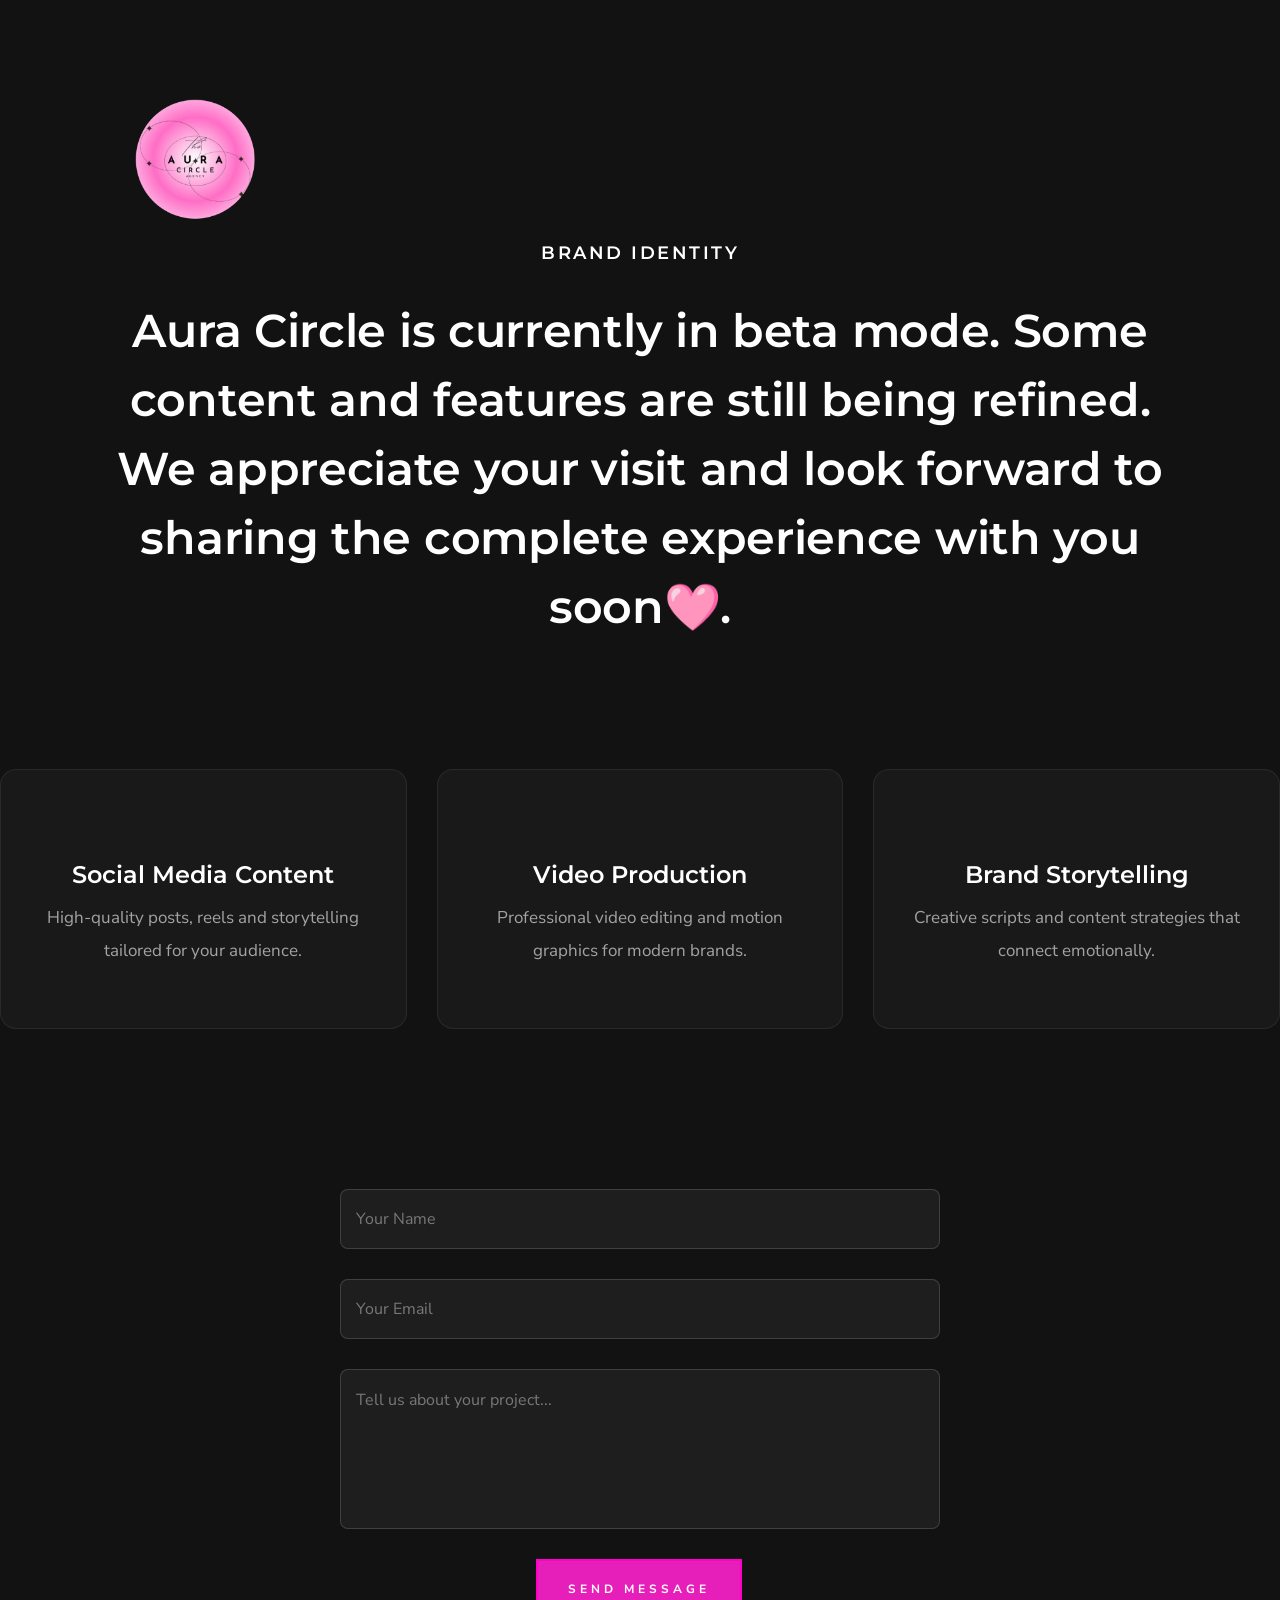
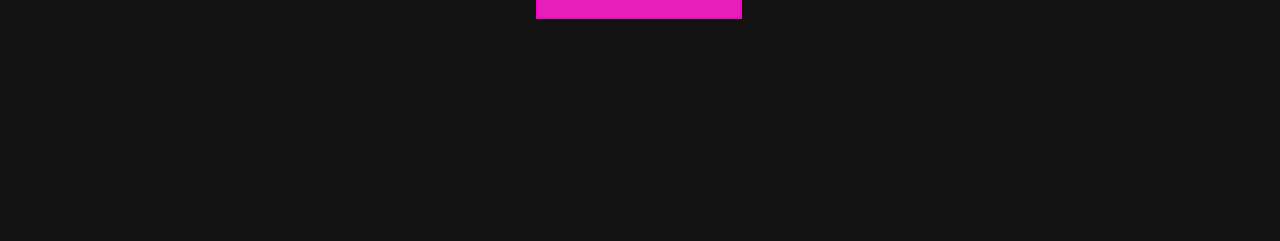
<file: brand-identit.html>
<!DOCTYPE html>
<html lang="en">
<head>
<meta charset="UTF-8">
<meta name="viewport" content="width=device-width, initial-scale=1.0">
<title>Growth & Optimization | Aura Circle</title>
<link rel="stylesheet" href="css/base.css">
<link rel="stylesheet" href="css/main.css">
<link rel="icon" type="image/png" sizes="32x32" href="images/logoun.png">
<link rel="icon" type="image/png" sizes="16x16" href="images/logoun.png">

<style>
/* Scroll Progress */
.growth-chart {
  display:flex;
  align-items:flex-end;
  gap:20px;
  height:200px;
  margin-top:4rem;
}

.bar {
  width:40px;
  background: linear-gradient(to top,#793ea5,#b16cea);
  transition:0.5s ease;
}

.bar:hover {
  opacity:0.8;
}
</style>
</head>

<body>

     <div class="header-logo1">
            <a class="site-logo" href="index.html">
                <img src="images/unnamedrbg.png" alt="Homepage">
            </a>
        </div>

<div class="scroll-progress"></div>

<section class="s-contact">

<div class="row section-header">
<div class="col-full">

<h3 class="subhead">Brand Identity</h3>
<h1 class="display-1">Aura Circle is currently in beta mode. Some content and features are still being refined.
We appreciate your visit and look forward to sharing the complete experience with you soon🩷.</h1>
</div>
</div>

<section class="service-details">
    <div class="container">

        <div class="service-grid">

            <div class="service-card">
                <h3>Social Media Content</h3>
                <p>High-quality posts, reels and storytelling tailored for your audience.</p>
            </div>

            <div class="service-card">
                <h3>Video Production</h3>
                <p>Professional video editing and motion graphics for modern brands.</p>
            </div>

            <div class="service-card">
                <h3>Brand Storytelling</h3>
                <p>Creative scripts and content strategies that connect emotionally.</p>
            </div>

        </div>

    </div>
</section>

<div class="row">
<div class="col-full">

<form class="custom-form reveal"
      action="https://formspree.io/f/mzdvkqww"
      method="POST">
  <input type="hidden" name="service" value="Social Media Management">
  <!-- Redirect -->
  <input type="hidden" name="_next"
         value="https://theauracircleagency.vercel.app/thank-you.html">

  <!-- Honeypot -->
  <input type="text" name="_gotcha" style="display:none">

  <!-- Name Field -->
  <input type="text"
         name="name"
         placeholder="Your Name"
         required>

  <!-- Email Field -->
  <input type="email"
         name="email"
         placeholder="Your Email"
         required>

  <!-- Message -->
  <textarea name="message"
            placeholder="Tell us about your project..."
            required></textarea>

  <button class="btn btn--primary btn--large"
          type="submit">
    Send Message
  </button>

</form>

</div>
</div>

</section>

<script>
/* Scroll Progress */
window.addEventListener('scroll', () => {
    const scrollTop = document.documentElement.scrollTop;
    const scrollHeight = document.documentElement.scrollHeight - document.documentElement.clientHeight;
    const progress = (scrollTop / scrollHeight) * 100;
    document.querySelector('.scroll-progress').style.width = progress + "%";
});

/* Reveal */
const reveals = document.querySelectorAll('.reveal');
const observer = new IntersectionObserver(entries=>{
entries.forEach(entry=>{
if(entry.isIntersecting){ entry.target.classList.add('active'); }
});
},{threshold:0.2});
reveals.forEach(r=>observer.observe(r));
</script>

</body>
</html>
</file>
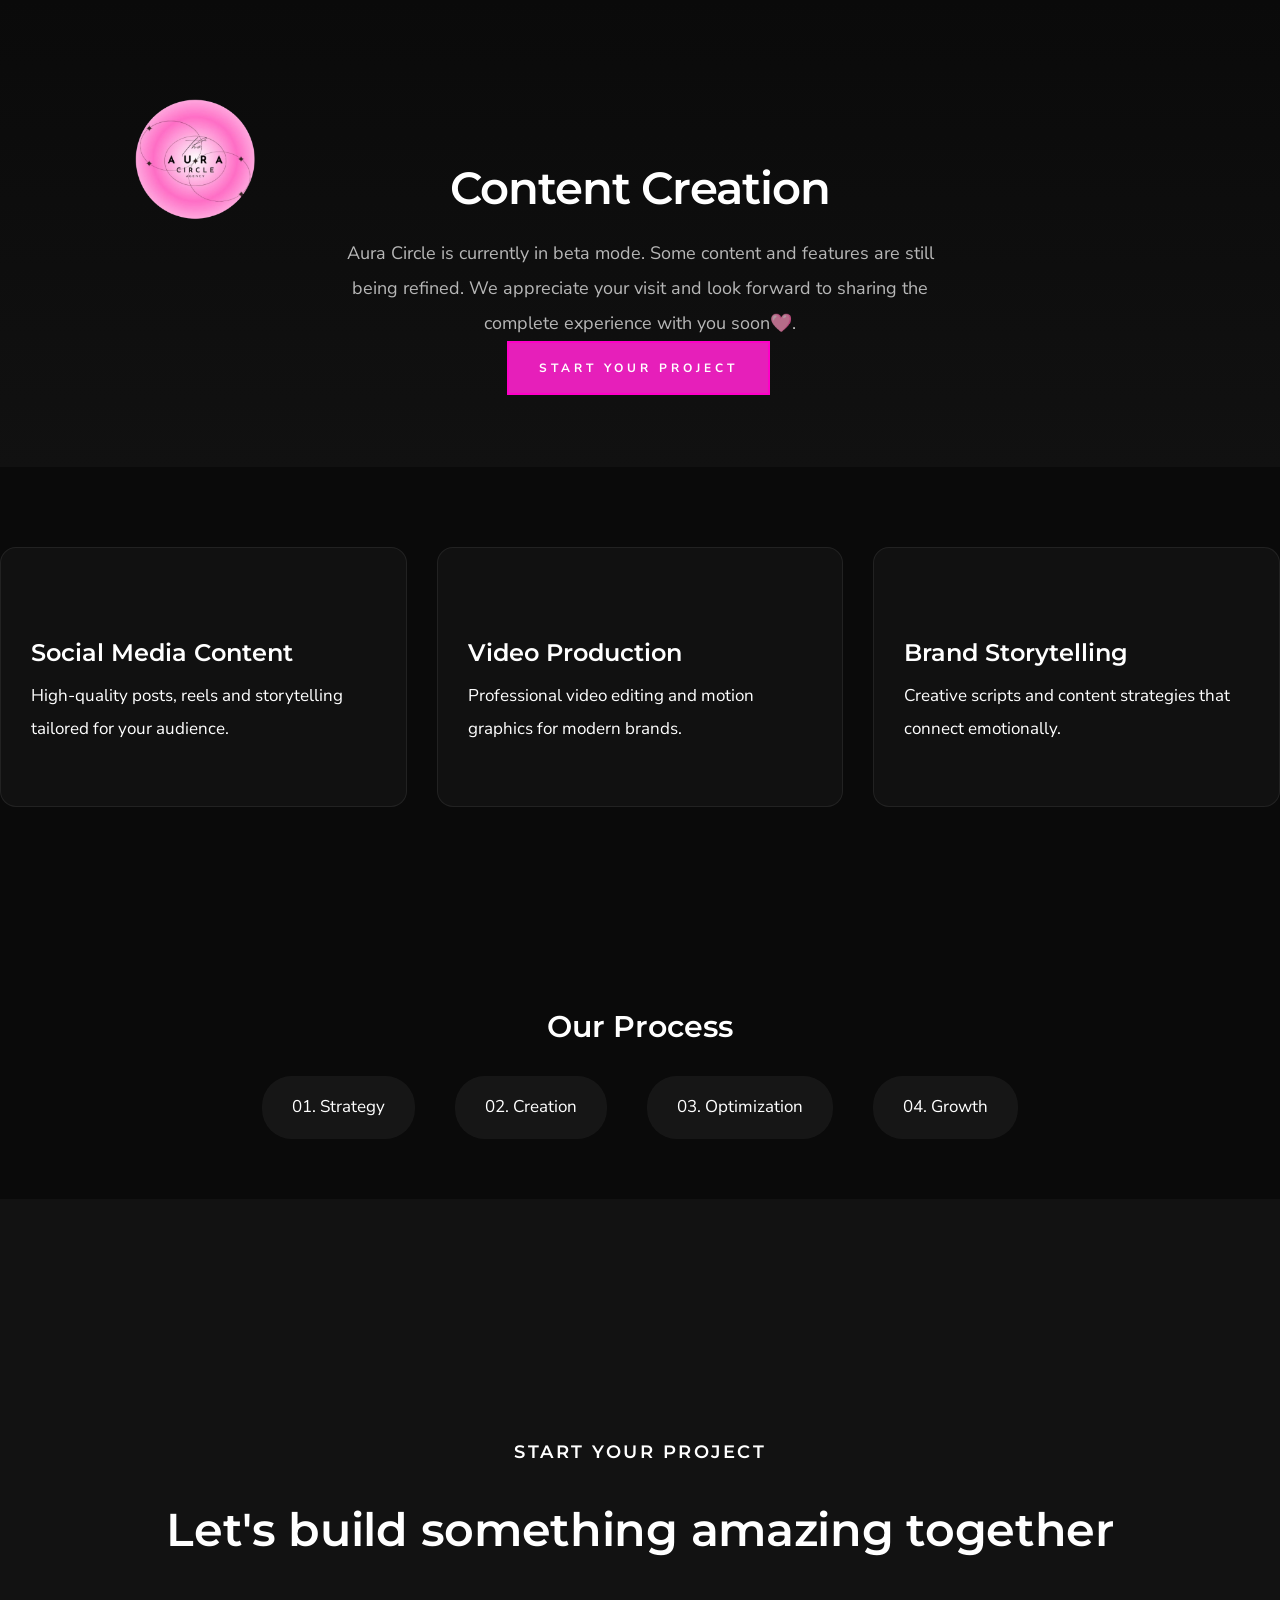
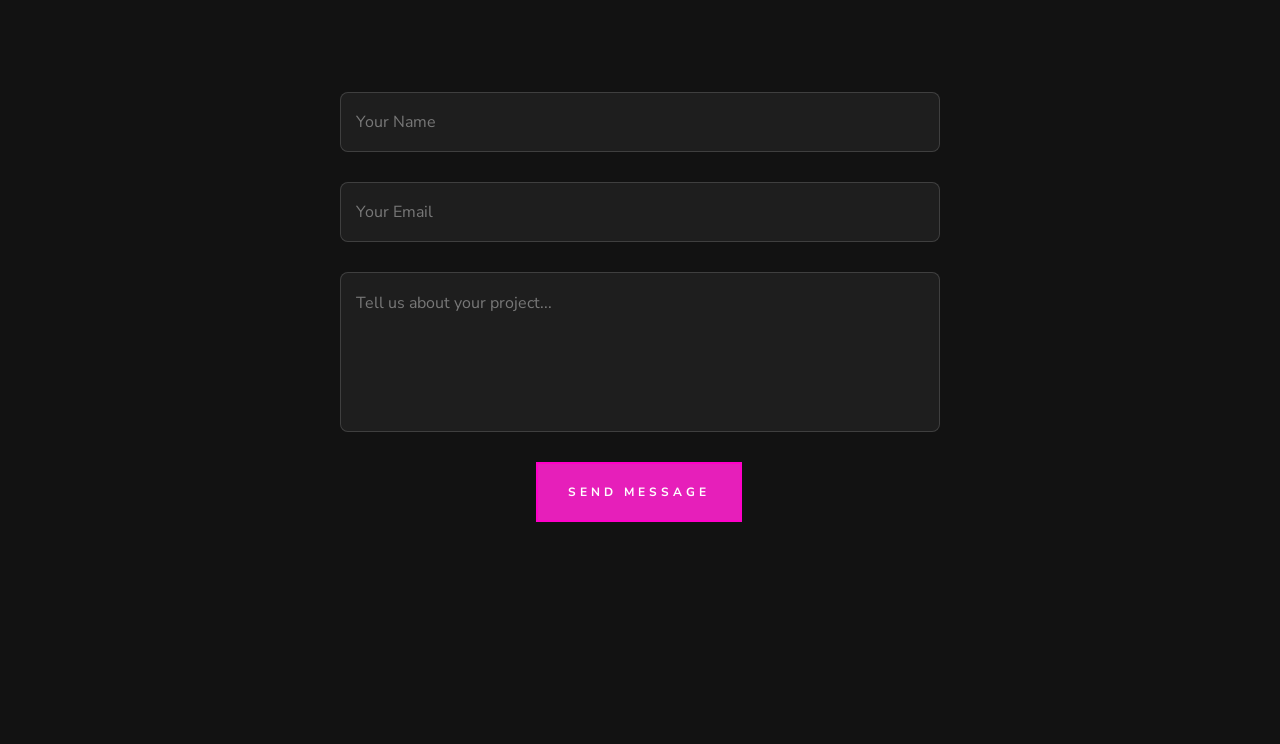
<file: content-creation.html>
<!DOCTYPE html>
<html lang="en">
<head>
<meta charset="UTF-8">
<meta name="viewport" content="width=device-width, initial-scale=1.0">
<title>Content Creation | Aura Circle</title>

<link rel="stylesheet" href="css/base.css">
<link rel="stylesheet" href="css/main.css">
<link rel="icon" type="image/png" sizes="32x32" href="images/logoun.png">
<link rel="icon" type="image/png" sizes="16x16" href="images/logoun.png">

</head>

<body class="aura-service-page">

<!-- SCROLL PROGRESS -->
<div class="scroll-progress"></div>

<!-- HEADER LOGO -->
<div class="header-logo1">
    <a class="site-logo" href="index.html">
        <img src="images/unnamedrbg.png" alt="Homepage">
    </a>
</div>

<!-- HERO SECTION -->
<section class="service-hero">
    <div class="container">
        <h1>Content Creation</h1>
        <p>Aura Circle is currently in beta mode. Some content and features are still being refined.
We appreciate your visit and look forward to sharing the complete experience with you soon🩷.</p>
        <a href="#contact" class="btn btn--primary">Start Your Project</a>
    </div>
</section>

<!-- SERVICE DETAILS -->
<section class="service-details">
    <div class="container">
        <div class="service-grid">
            <div class="service-card">
                <h3>Social Media Content</h3>
                <p>High-quality posts, reels and storytelling tailored for your audience.</p>
            </div>

            <div class="service-card">
                <h3>Video Production</h3>
                <p>Professional video editing and motion graphics for modern brands.</p>
            </div>

            <div class="service-card">
                <h3>Brand Storytelling</h3>
                <p>Creative scripts and content strategies that connect emotionally.</p>
            </div>
        </div>
    </div>
</section>

<!-- PROCESS SECTION -->
<section class="service-process">
    <div class="container">
        <h2>Our Process</h2>
        <div class="process-steps">
            <div>01. Strategy</div>
            <div>02. Creation</div>
            <div>03. Optimization</div>
            <div>04. Growth</div>
        </div>
    </div>
</section>

<!-- CONTACT SECTION -->
<section id="contact" class="s-contact">
    <div class="row section-header">
        <div class="col-full">
            <h3 class="subhead">Start Your Project</h3>
            <h1 class="display-1">Let's build something amazing together</h1>
        </div>
    </div>

    <div class="row">
        <div class="col-full">

            <form class="custom-form reveal"
                  action="https://formspree.io/f/mzdvkqww"
                  method="POST">

                <!-- Service Name -->
                <input type="hidden" name="service" value="Content Creation">

                <!-- Redirect -->
                <input type="hidden" name="_next"
                       value="https://theauracircleagency.vercel.app/thank-you.html">

                <!-- Honeypot -->
                <input type="text" name="_gotcha" style="display:none">

                <input type="text" name="name"
                       placeholder="Your Name" required>

                <input type="email" name="email"
                       placeholder="Your Email" required>

                <textarea name="message"
                          placeholder="Tell us about your project..."
                          required></textarea>

                <button class="btn btn--primary btn--large"
                        type="submit">
                    Send Message
                </button>

            </form>

        </div>
    </div>
</section>

<!-- SCRIPTS (MUST BE AT BOTTOM) -->
<script>

/* Scroll Progress */
window.addEventListener('scroll', () => {
    const scrollTop = document.documentElement.scrollTop;
    const scrollHeight = document.documentElement.scrollHeight - document.documentElement.clientHeight;
    const progress = (scrollTop / scrollHeight) * 100;
    document.querySelector('.scroll-progress').style.width = progress + "%";
});

/* Reveal Animation */
document.addEventListener("DOMContentLoaded", function () {

    const reveals = document.querySelectorAll('.reveal');

    const observer = new IntersectionObserver(entries => {
        entries.forEach(entry => {
            if (entry.isIntersecting) {
                entry.target.classList.add('active');
            }
        });
    }, { threshold: 0.2 });

    reveals.forEach(reveal => {
        observer.observe(reveal);
    });

});
</script>

</body>
</html>
</file>
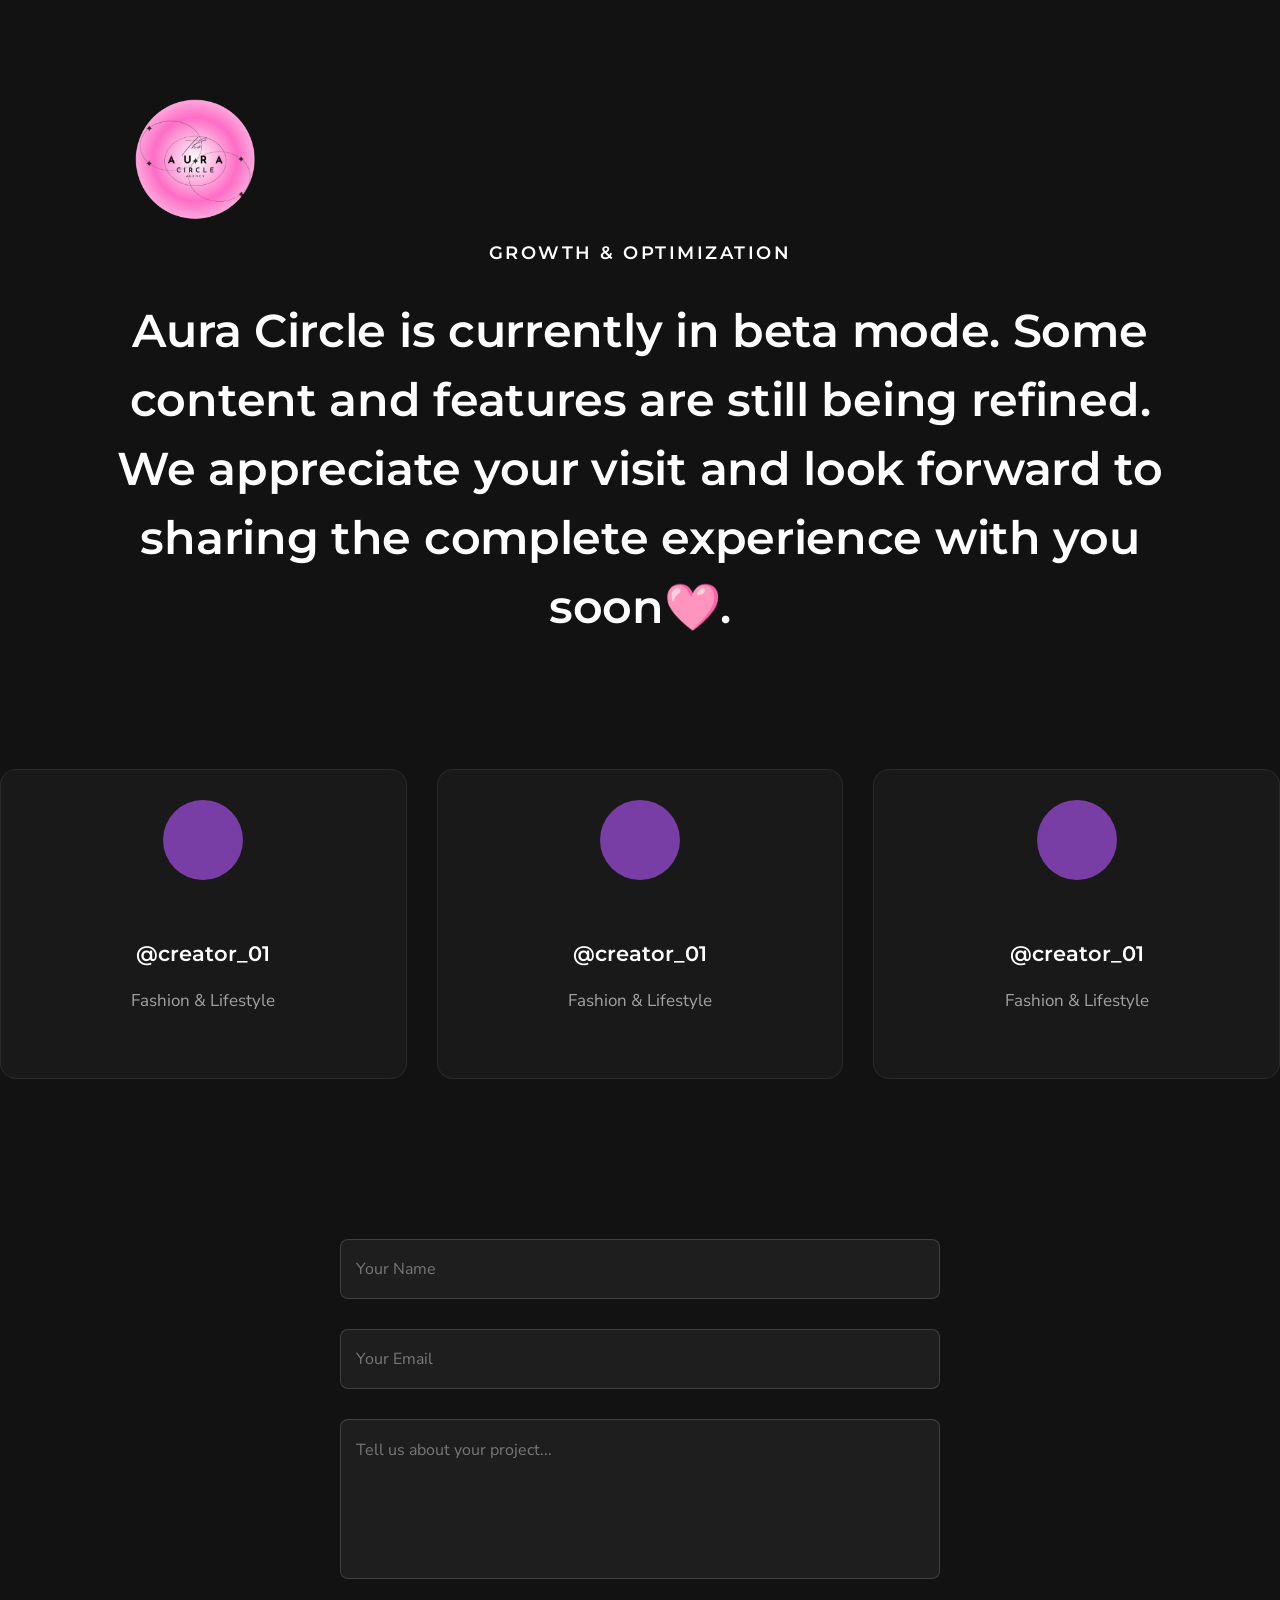
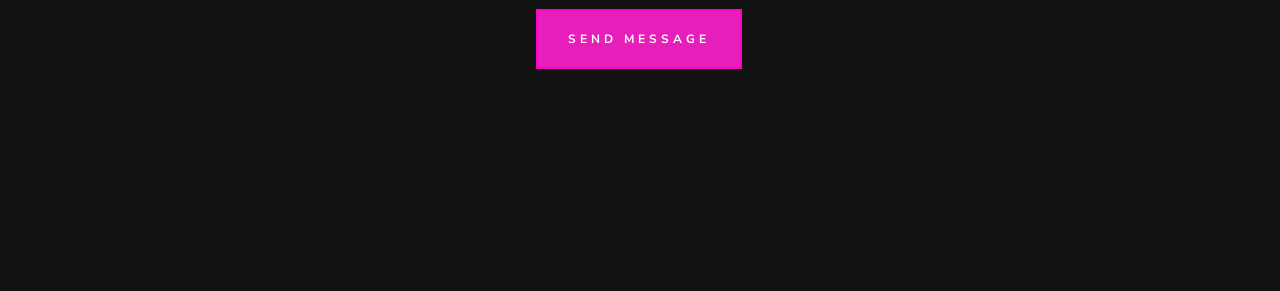
<file: influencer-collab.html>
<!DOCTYPE html>
<html lang="en">
<head>
<meta charset="UTF-8">
<meta name="viewport" content="width=device-width, initial-scale=1.0">
<title>Growth & Optimization | Aura Circle</title>
<link rel="stylesheet" href="css/base.css">
<link rel="stylesheet" href="css/main.css">
<link rel="icon" type="image/png" sizes="32x32" href="images/logoun.png">
<link rel="icon" type="image/png" sizes="16x16" href="images/logoun.png">

<style>
/* Scroll Progress */
.growth-chart {
  display:flex;
  align-items:flex-end;
  gap:20px;
  height:200px;
  margin-top:4rem;
}

.bar {
  width:40px;
  background: linear-gradient(to top,#793ea5,#b16cea);
  transition:0.5s ease;
}

.bar:hover {
  opacity:0.8;
}

.influencer-grid {
  display:grid;
  grid-template-columns: repeat(auto-fit,minmax(200px,1fr));
  gap:2rem;
  margin-top:4rem;
}

.influencer-card {
  background:rgba(255,255,255,0.05);
  padding:2rem;
  text-align:center;
  border-radius:12px;
}

.avatar {
  width:80px;
  height:80px;
  background:#793ea5;
  border-radius:50%;
  margin:0 auto 1rem;
}
</style>
</head>

<body>

     <div class="header-logo1">
            <a class="site-logo" href="index.html">
                <img src="images/unnamedrbg.png" alt="Homepage">
            </a>
        </div>

<div class="scroll-progress"></div>

<section class="s-contact">

<div class="row section-header">
<div class="col-full">

<h3 class="subhead">Growth & Optimization</h3>
<h1 class="display-1">Aura Circle is currently in beta mode. Some content and features are still being refined.
We appreciate your visit and look forward to sharing the complete experience with you soon🩷.</h1>
</div>
</div>

<section class="service-details">
    <div class="container">

        <div class="service-grid">

            <div class="service-card">
               <div class="avatar"></div>
    <h4>@creator_01</h4>
    <p>Fashion & Lifestyle</p>
            </div>

            <div class="service-card">
                <div class="avatar"></div>
    <h4>@creator_01</h4>
    <p>Fashion & Lifestyle</p>
            </div>

            <div class="service-card">
                <div class="avatar"></div>
    <h4>@creator_01</h4>
    <p>Fashion & Lifestyle</p>
            </div>

        </div>

    </div>
</section>


<div class="row">
<div class="col-full">

<form class="custom-form reveal"
      action="https://formspree.io/f/mzdvkqww"
      method="POST">
  <input type="hidden" name="service" value="Social Media Management">
  <!-- Redirect -->
  <input type="hidden" name="_next"
         value="https://theauracircleagency.vercel.app/thank-you.html">

  <!-- Honeypot -->
  <input type="text" name="_gotcha" style="display:none">

  <!-- Name Field -->
  <input type="text"
         name="name"
         placeholder="Your Name"
         required>

  <!-- Email Field -->
  <input type="email"
         name="email"
         placeholder="Your Email"
         required>

  <!-- Message -->
  <textarea name="message"
            placeholder="Tell us about your project..."
            required></textarea>

  <button class="btn btn--primary btn--large"
          type="submit">
    Send Message
  </button>

</form>

</div>
</div>

</section>

<script>
/* Scroll Progress */
window.addEventListener('scroll', () => {
    const scrollTop = document.documentElement.scrollTop;
    const scrollHeight = document.documentElement.scrollHeight - document.documentElement.clientHeight;
    const progress = (scrollTop / scrollHeight) * 100;
    document.querySelector('.scroll-progress').style.width = progress + "%";
});

/* Reveal */
const reveals = document.querySelectorAll('.reveal');
const observer = new IntersectionObserver(entries=>{
entries.forEach(entry=>{
if(entry.isIntersecting){ entry.target.classList.add('active'); }
});
},{threshold:0.2});
reveals.forEach(r=>observer.observe(r));
</script>

</body>
</html>
</file>
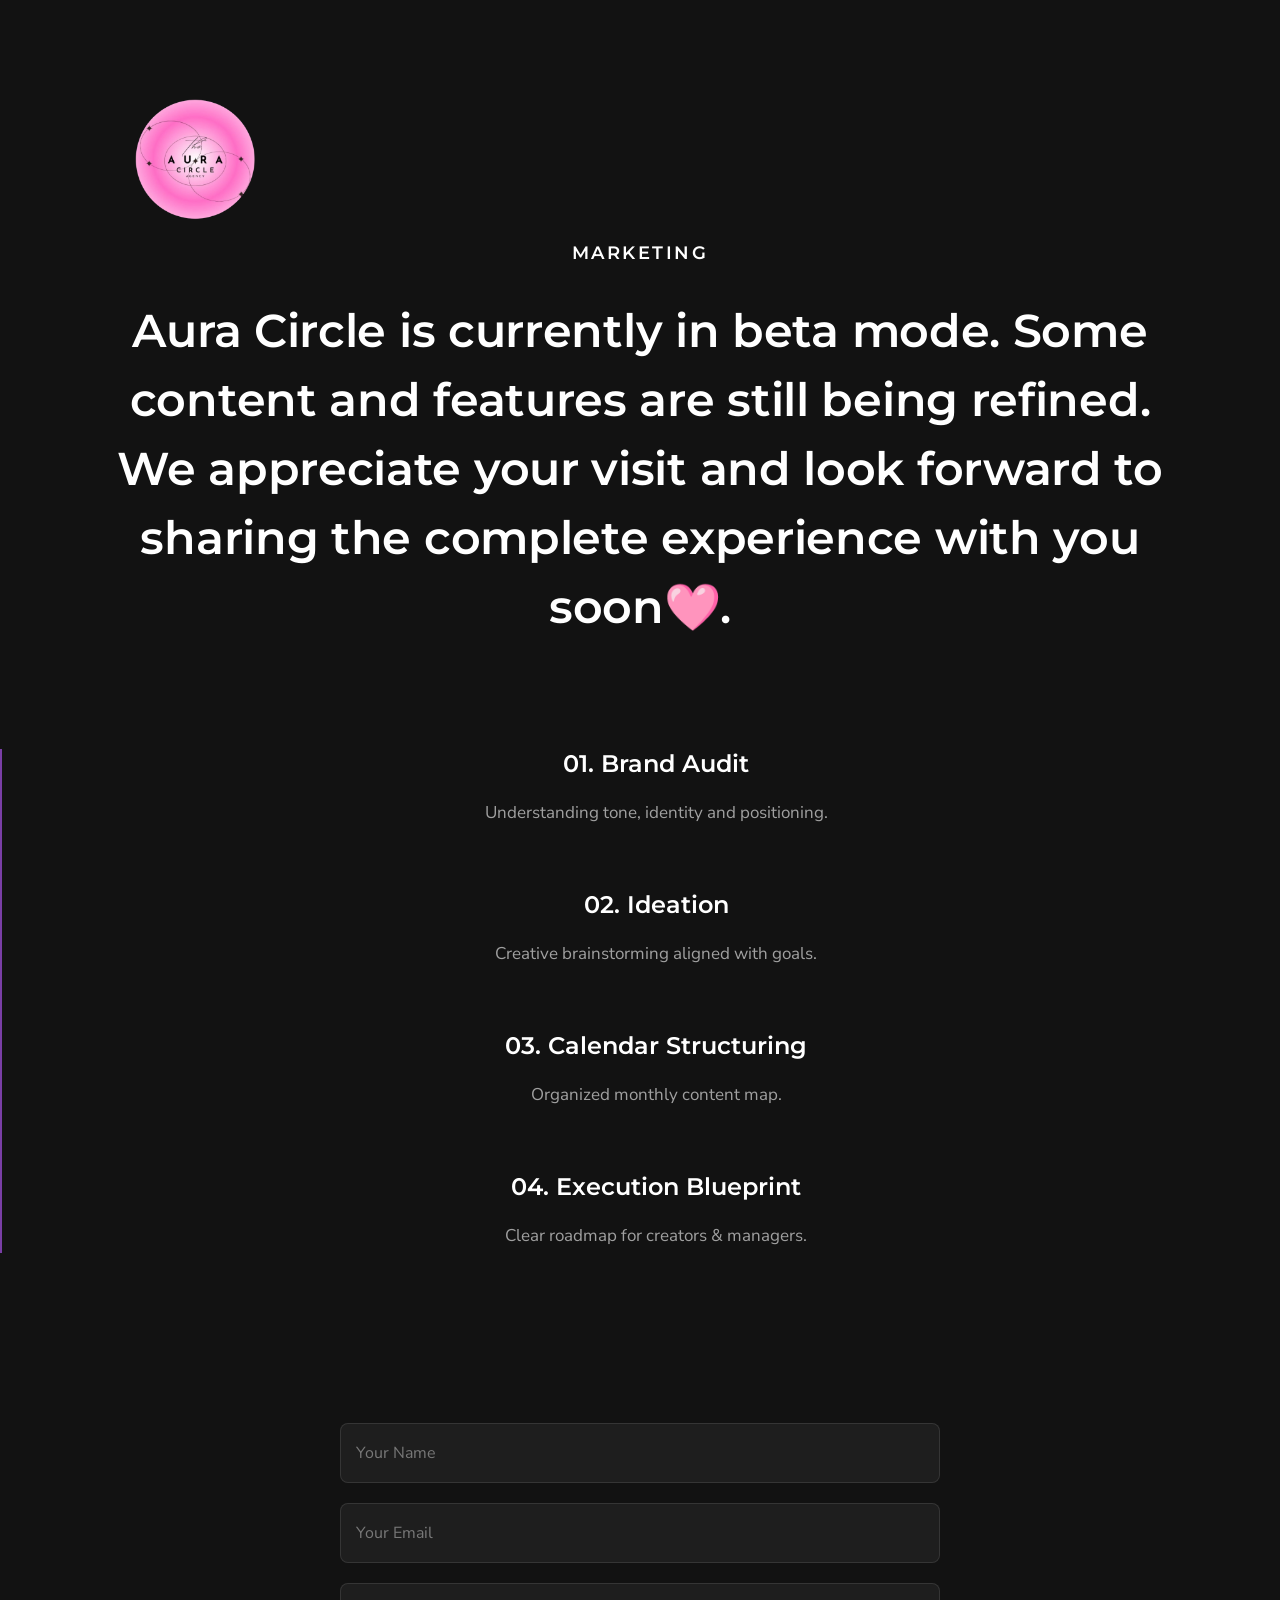
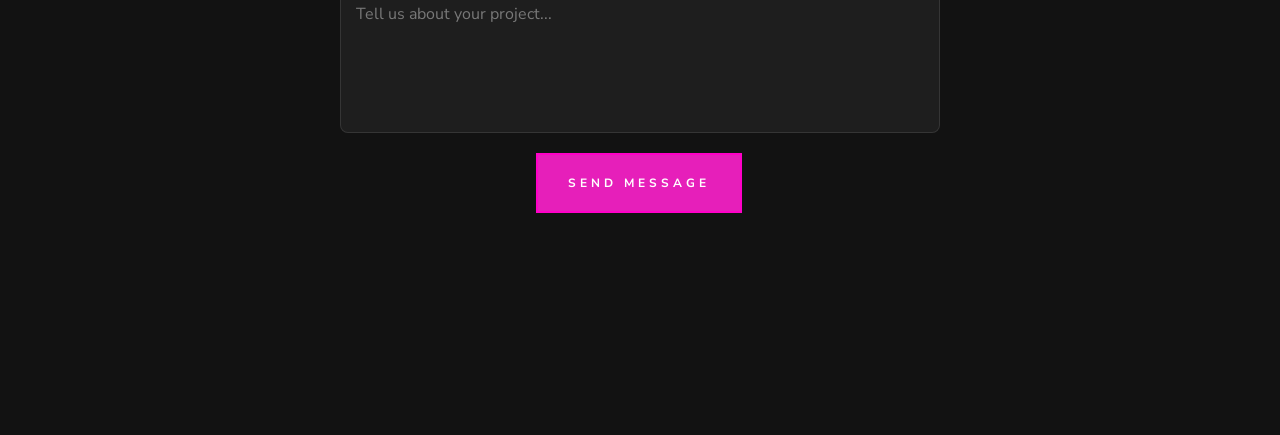
<file: marketing.html>
<!DOCTYPE html>
<html lang="en">
<head>
<meta charset="UTF-8">
<meta name="viewport" content="width=device-width, initial-scale=1.0">
<title>Content Planning | Aura Circle</title>

<link rel="stylesheet" href="css/base.css">
<link rel="stylesheet" href="css/main.css">
<link rel="icon" type="image/png" sizes="32x32" href="images/logoun.png">
<link rel="icon" type="image/png" sizes="16x16" href="images/logoun.png">

<style>
/* Scroll Progress */
.scroll-progress {
    position: fixed;
    top: 0;
    left: 0;
    height: 4px;
    width: 0%;
    background: linear-gradient(90deg,#793ea5,#b16cea);
    z-index: 9999;
}

/* Cards */
.service-grid {
    display: grid;
    grid-template-columns: repeat(auto-fit,minmax(250px,1fr));
    gap: 3rem;
    margin-top: 6rem;
}

.service-card {
    background: rgba(255,255,255,0.05);
    padding: 3rem;
    border-radius: 12px;
    transition: 0.4s ease;
}

.service-card:hover {
    transform: translateY(-8px);
    box-shadow: 0 0 25px rgba(121,62,165,0.3);
}

/* Reveal */
.reveal {
    opacity: 0;
    transform: translateY(40px);
    transition: all 0.8s ease;
}
.reveal.active {
    opacity: 1;
    transform: translateY(0);
}

/* Form */
.custom-form {
    max-width: 600px;
    margin: 5rem auto 0;
}
.custom-form input,
.custom-form textarea {
    width: 100%;
    padding: 1.5rem;
    margin-bottom: 2rem;
    background: rgba(255,255,255,0.05);
    border: 1px solid rgba(255,255,255,0.1);
    border-radius: 8px;
    color: #fff;
}
.custom-form textarea {
    min-height: 150px;
}
</style>
</head>

<body>

     <div class="header-logo1">
            <a class="site-logo" href="index.html">
                <img src="images/unnamedrbg.png" alt="Homepage">
            </a>
        </div>

<div class="scroll-progress"></div>

<section class="s-contact">

<div class="row section-header">
<div class="col-full">
<h3 class="subhead">Marketing</h3>
<h1 class="display-1">Aura Circle is currently in beta mode. Some content and features are still being refined.
We appreciate your visit and look forward to sharing the complete experience with you soon🩷.</h1>
</div>
</div>





<div class="timeline">

  <div class="timeline-item">
    <h3>01. Brand Audit</h3>
    <p>Understanding tone, identity and positioning.</p>
  </div>

  <div class="timeline-item">
    <h3>02. Ideation</h3>
    <p>Creative brainstorming aligned with goals.</p>
  </div>

  <div class="timeline-item">
    <h3>03. Calendar Structuring</h3>
    <p>Organized monthly content map.</p>
  </div>

  <div class="timeline-item">
    <h3>04. Execution Blueprint</h3>
    <p>Clear roadmap for creators & managers.</p>
  </div>

</div>

<div class="row">
<div class="col-full">

<form class="custom-form reveal"
      action="https://formspree.io/f/mzdvkqww"
      method="POST">
  <input type="hidden" name="service" value="Social Media Management">
  <!-- Redirect -->
  <input type="hidden" name="_next"
         value="https://theauracircleagency.vercel.app/thank-you.html">

  <!-- Honeypot -->
  <input type="text" name="_gotcha" style="display:none">

  <!-- Name Field -->
  <input type="text"
         name="name"
         placeholder="Your Name"
         required>

  <!-- Email Field -->
  <input type="email"
         name="email"
         placeholder="Your Email"
         required>

  <!-- Message -->
  <textarea name="message"
            placeholder="Tell us about your project..."
            required></textarea>

  <button class="btn btn--primary btn--large"
          type="submit">
    Send Message
  </button>

</form>

</div>
</div>

</section>

<script>
/* Scroll Progress */
window.addEventListener('scroll', () => {
    const scrollTop = document.documentElement.scrollTop;
    const scrollHeight = document.documentElement.scrollHeight - document.documentElement.clientHeight;
    const progress = (scrollTop / scrollHeight) * 100;
    document.querySelector('.scroll-progress').style.width = progress + "%";
});

/* Reveal */
const reveals = document.querySelectorAll('.reveal');
const observer = new IntersectionObserver(entries=>{
entries.forEach(entry=>{
if(entry.isIntersecting){ entry.target.classList.add('active'); }
});
},{threshold:0.2});
reveals.forEach(r=>observer.observe(r));
</script>

</body>
</html>
</file>
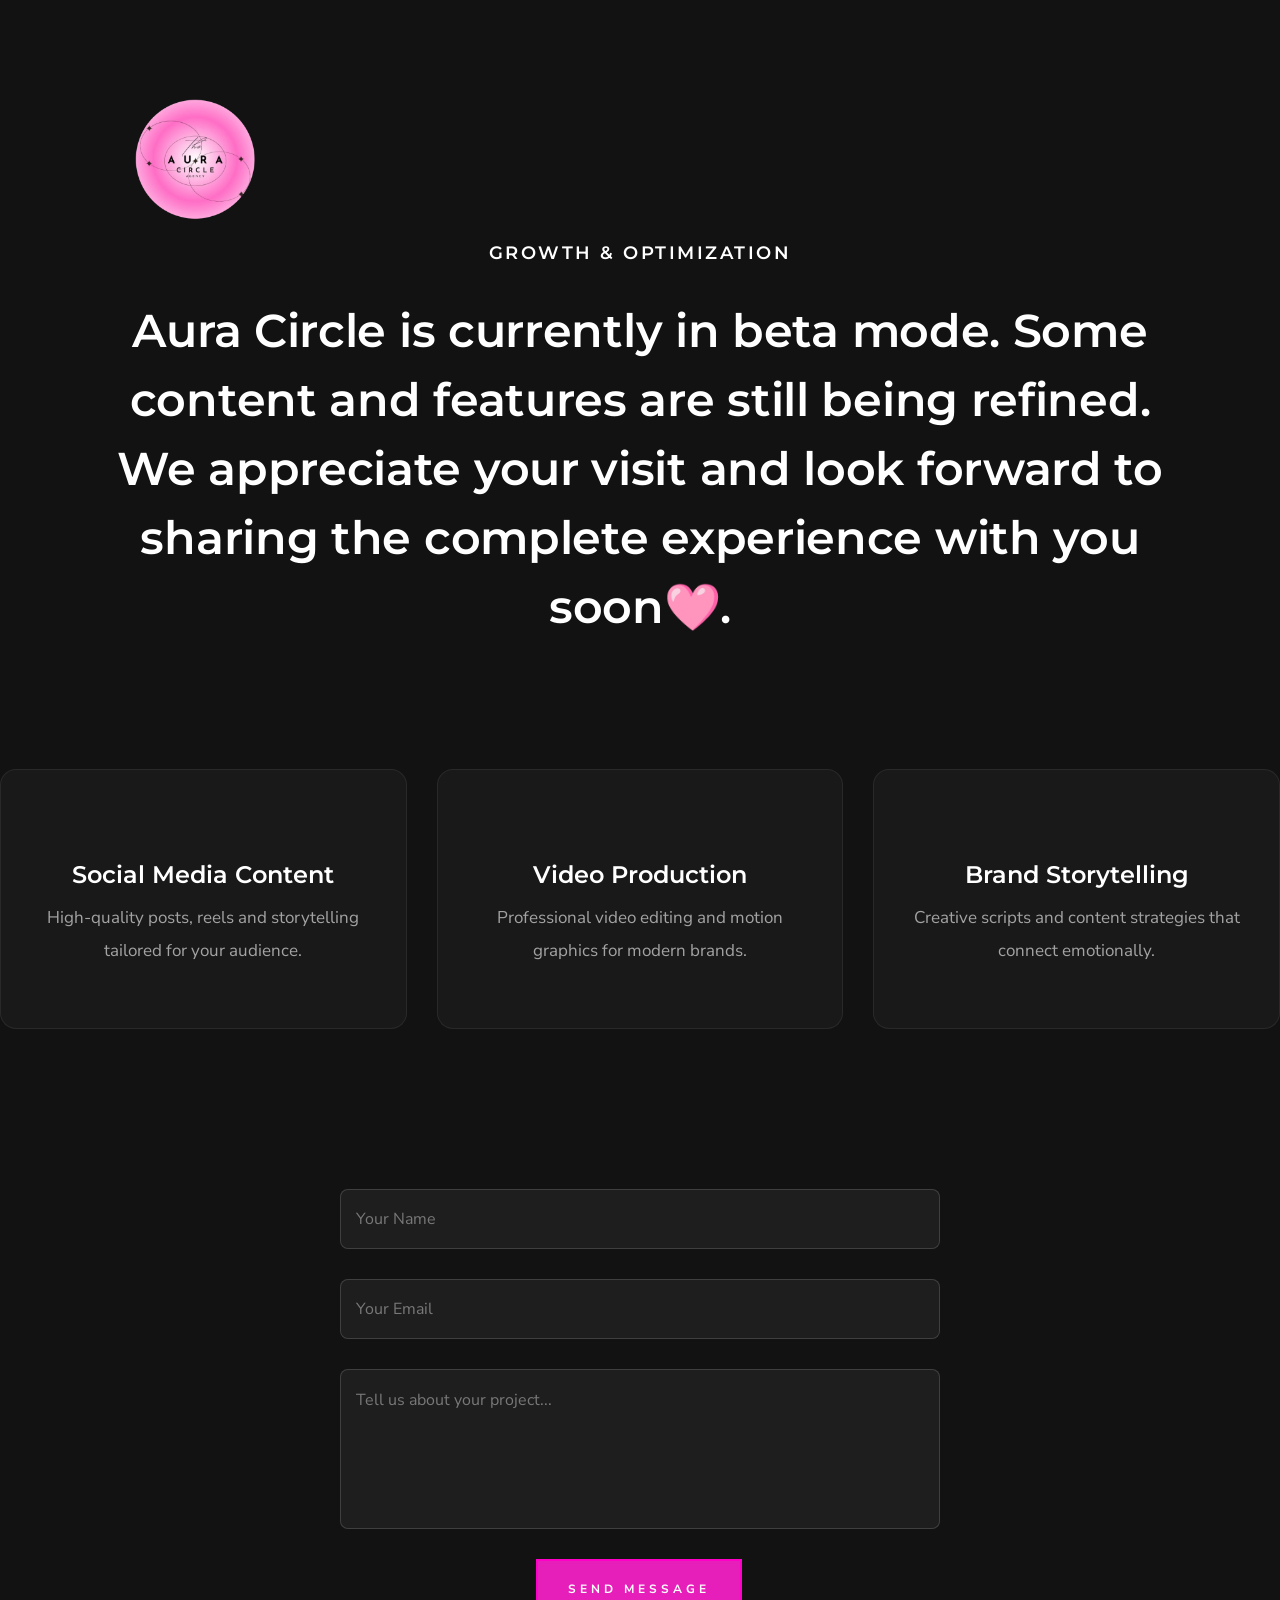
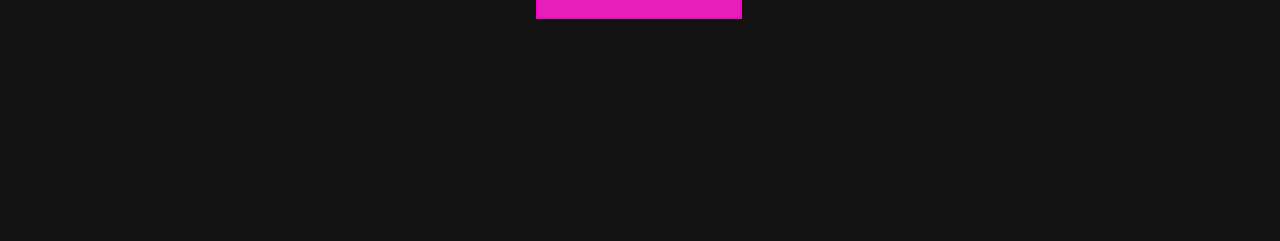
<file: photography.html>
<!DOCTYPE html>
<html lang="en">
<head>
<meta charset="UTF-8">
<meta name="viewport" content="width=device-width, initial-scale=1.0">
<title>Photography| Aura Circle</title>
<link rel="stylesheet" href="css/base.css">
<link rel="stylesheet" href="css/main.css">
<link rel="icon" type="image/png" sizes="32x32" href="images/logoun.png">
<link rel="icon" type="image/png" sizes="16x16" href="images/logoun.png">

<style>
/* Scroll Progress */
.growth-chart {
  display:flex;
  align-items:flex-end;
  gap:20px;
  height:200px;
  margin-top:4rem;
}

.bar {
  width:40px;
  background: linear-gradient(to top,#793ea5,#b16cea);
  transition:0.5s ease;
}

.bar:hover {
  opacity:0.8;
}
</style>
</head>

<body>

     <div class="header-logo1">
            <a class="site-logo" href="index.html">
                <img src="images/unnamedrbg.png" alt="Homepage">
            </a>
        </div>

<div class="scroll-progress"></div>

<section class="s-contact">

<div class="row section-header">
<div class="col-full">

<h3 class="subhead">Growth & Optimization</h3>
<h1 class="display-1">Aura Circle is currently in beta mode. Some content and features are still being refined.
We appreciate your visit and look forward to sharing the complete experience with you soon🩷.</h1>
</div>
</div>

<section class="service-details">
    <div class="container">

        <div class="service-grid">

            <div class="service-card">
                <h3>Social Media Content</h3>
                <p>High-quality posts, reels and storytelling tailored for your audience.</p>
            </div>

            <div class="service-card">
                <h3>Video Production</h3>
                <p>Professional video editing and motion graphics for modern brands.</p>
            </div>

            <div class="service-card">
                <h3>Brand Storytelling</h3>
                <p>Creative scripts and content strategies that connect emotionally.</p>
            </div>

        </div>

    </div>
</section>

<div class="row">
<div class="col-full">

<form class="custom-form reveal"
      action="https://formspree.io/f/mzdvkqww"
      method="POST">
  <input type="hidden" name="service" value="Social Media Management">
  <!-- Redirect -->
  <input type="hidden" name="_next"
         value="https://theauracircleagency.vercel.app/thank-you.html">

  <!-- Honeypot -->
  <input type="text" name="_gotcha" style="display:none">

  <!-- Name Field -->
  <input type="text"
         name="name"
         placeholder="Your Name"
         required>

  <!-- Email Field -->
  <input type="email"
         name="email"
         placeholder="Your Email"
         required>

  <!-- Message -->
  <textarea name="message"
            placeholder="Tell us about your project..."
            required></textarea>

  <button class="btn btn--primary btn--large"
          type="submit">
    Send Message
  </button>

</form>

</div>
</div>

</section>

<script>
/* Scroll Progress */
window.addEventListener('scroll', () => {
    const scrollTop = document.documentElement.scrollTop;
    const scrollHeight = document.documentElement.scrollHeight - document.documentElement.clientHeight;
    const progress = (scrollTop / scrollHeight) * 100;
    document.querySelector('.scroll-progress').style.width = progress + "%";
});

/* Reveal */
const reveals = document.querySelectorAll('.reveal');
const observer = new IntersectionObserver(entries=>{
entries.forEach(entry=>{
if(entry.isIntersecting){ entry.target.classList.add('active'); }
});
},{threshold:0.2});
reveals.forEach(r=>observer.observe(r));
</script>

</body>
</html>
</file>
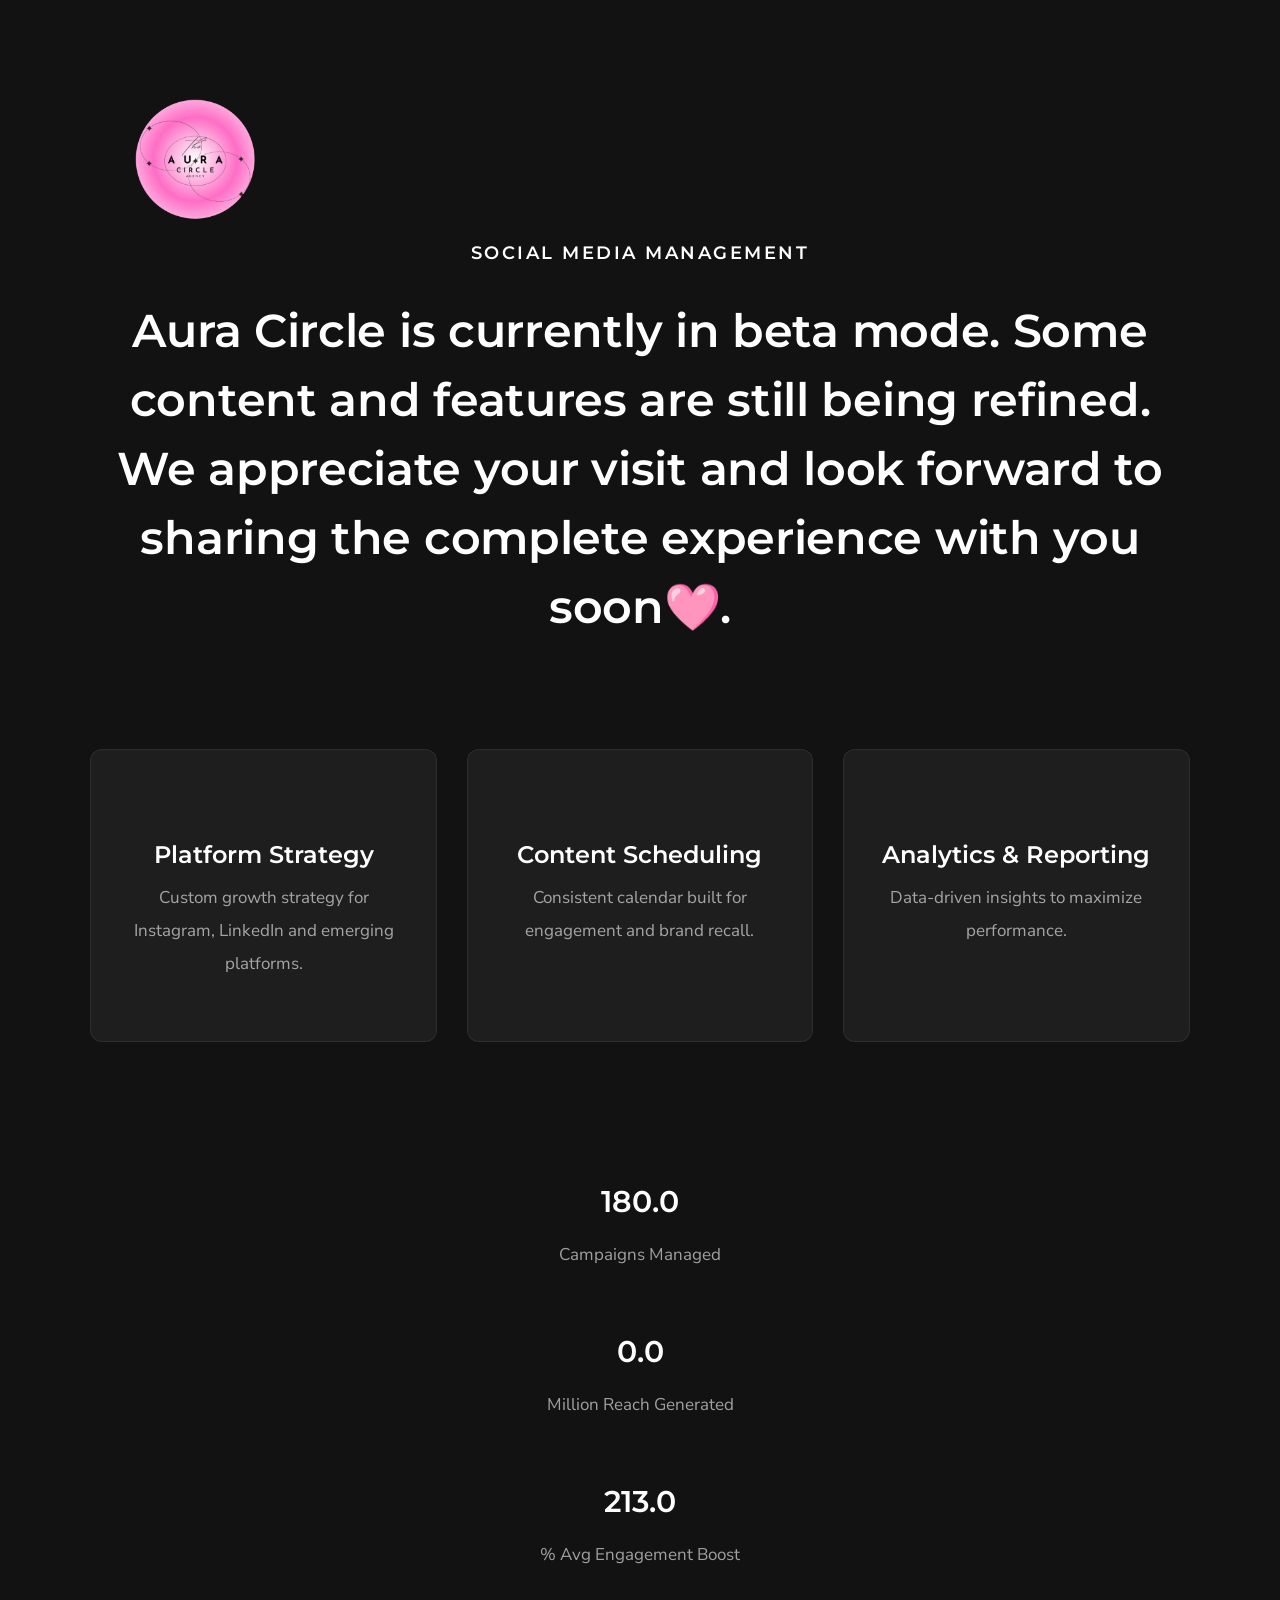
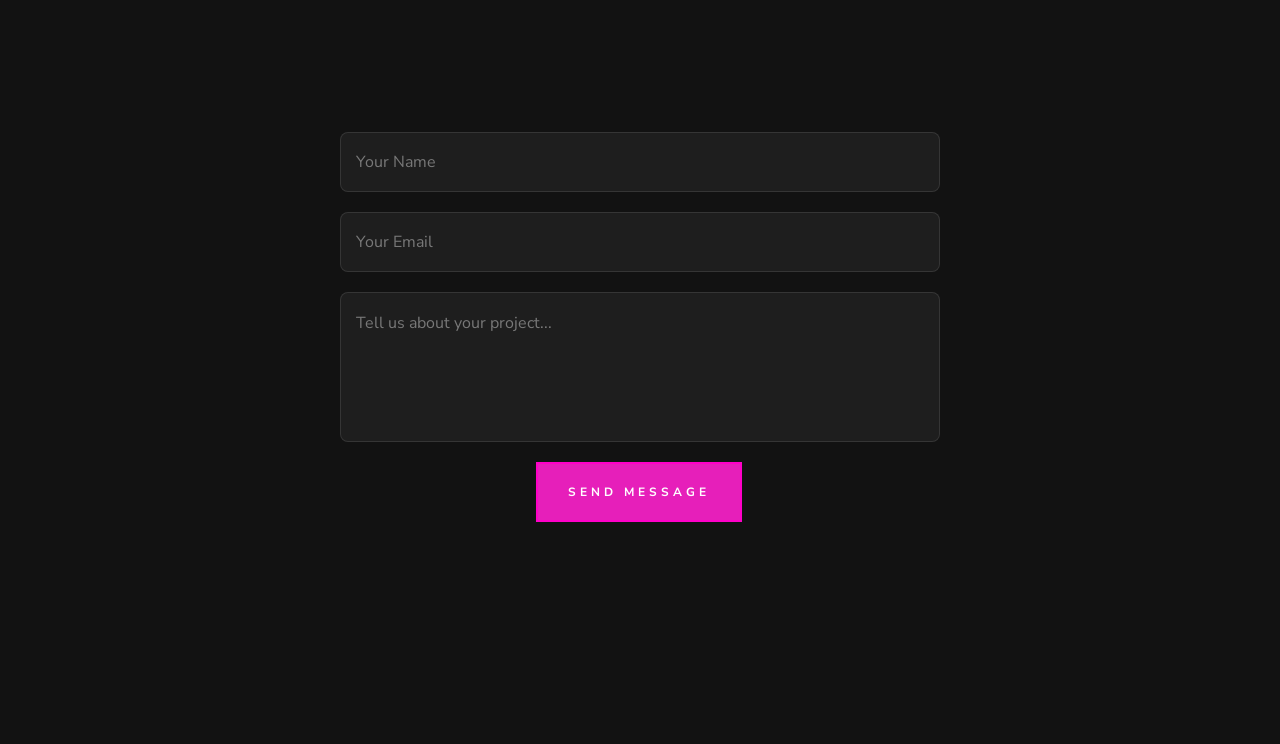
<file: social-media.html>
<!DOCTYPE html>
<html lang="en">
<head>
<meta charset="UTF-8">
<meta name="viewport" content="width=device-width, initial-scale=1.0">
<title>Social Media Management | Aura Circle</title>
<link rel="icon" type="image/png" sizes="32x32" href="images/logoun.png">
<link rel="icon" type="image/png" sizes="16x16" href="images/logoun.png">
<link rel="stylesheet" href="css/base.css">
<link rel="stylesheet" href="css/main.css">

<style>
/* Scroll Progress */
.scroll-progress {
    position: fixed;
    top: 0;
    left: 0;
    height: 4px;
    width: 0%;
    background: linear-gradient(90deg,#793ea5,#b16cea);
    z-index: 9999;
}

/* Cards */
.service-grid {
    display: grid;
    grid-template-columns: repeat(auto-fit,minmax(250px,1fr));
    gap: 3rem;
    margin-top: 6rem;
}

.service-card {
    background: rgba(255,255,255,0.05);
    padding: 3rem;
    border-radius: 12px;
    transition: 0.4s ease;
}

.service-card:hover {
    transform: translateY(-8px);
    box-shadow: 0 0 25px rgba(121,62,165,0.3);
}

/* Reveal */
.reveal {
    opacity: 0;
    transform: translateY(40px);
    transition: all 0.8s ease;
}
.reveal.active {
    opacity: 1;
    transform: translateY(0);
}

/* Form */
.custom-form {
    max-width: 600px;
    margin: 5rem auto 0;
}
.custom-form input,
.custom-form textarea {
    width: 100%;
    padding: 1.5rem;
    margin-bottom: 2rem;
    background: rgba(255,255,255,0.05);
    border: 1px solid rgba(255,255,255,0.1);
    border-radius: 8px;
    color: #fff;
}
.custom-form textarea {
    min-height: 150px;
}
</style>
</head>

<body>
    <div class="header-logo1">
            <a class="site-logo" href="index.html">
                <img src="images/unnamedrbg.png" alt="Homepage">
            </a>
        </div>

<div class="scroll-progress"></div>

<section class="s-contact">

<div class="row section-header">
<div class="col-full">
<h3 class="subhead">Social Media Management</h3>
<h1 class="display-1">Aura Circle is currently in beta mode. Some content and features are still being refined.
We appreciate your visit and look forward to sharing the complete experience with you soon🩷.</h1>
</div>
</div>

<div class="row">
<div class="col-full service-grid">

<div class="service-card reveal">
<h3>Platform Strategy</h3>
<p>Custom growth strategy for Instagram, LinkedIn and emerging platforms.</p>
</div>

<div class="service-card reveal">
<h3>Content Scheduling</h3>
<p>Consistent calendar built for engagement and brand recall.</p>
</div>

<div class="service-card reveal">
<h3>Analytics & Reporting</h3>
<p>Data-driven insights to maximize performance.</p>
</div>

</div>
</div>



<div class="row">
  <div class="col-full stats-grid">

    <div class="stat-item">
      <h2 class="counter" data-target="250">0</h2>
      <p>Campaigns Managed</p>
    </div>

    <div class="stat-item">
      <h2 class="counter" data-target="1.5">0</h2>
      <p>Million Reach Generated</p>
    </div>

    <div class="stat-item">
      <h2 class="counter" data-target="300">0</h2>
      <p>% Avg Engagement Boost</p>
    </div>

  </div>
</div>

<div class="row">
<div class="col-full">

<form class="custom-form reveal"
      action="https://formspree.io/f/mzdvkqww"
      method="POST">
  <input type="hidden" name="service" value="Social Media Management">
  <!-- Redirect -->
  <input type="hidden" name="_next"
         value="https://theauracircleagency.vercel.app/thank-you.html">

  <!-- Honeypot -->
  <input type="text" name="_gotcha" style="display:none">

  <!-- Name Field -->
  <input type="text"
         name="name"
         placeholder="Your Name"
         required>

  <!-- Email Field -->
  <input type="email"
         name="email"
         placeholder="Your Email"
         required>

  <!-- Message -->
  <textarea name="message"
            placeholder="Tell us about your project..."
            required></textarea>

  <button class="btn btn--primary btn--large"
          type="submit">
    Send Message
  </button>

</form>

</div>
</div>

</section>

<script>
/* Scroll Progress */
window.addEventListener('scroll', () => {
    const scrollTop = document.documentElement.scrollTop;
    const scrollHeight = document.documentElement.scrollHeight - document.documentElement.clientHeight;
    const progress = (scrollTop / scrollHeight) * 100;
    document.querySelector('.scroll-progress').style.width = progress + "%";
});

/* Reveal */
const reveals = document.querySelectorAll('.reveal');
const observer = new IntersectionObserver(entries=>{
entries.forEach(entry=>{
if(entry.isIntersecting){ entry.target.classList.add('active'); }
});
},{threshold:0.2});
reveals.forEach(r=>observer.observe(r));


const counters = document.querySelectorAll('.counter');

counters.forEach(counter => {
  const updateCount = () => {
    const target = +counter.getAttribute('data-target');
    const count = +counter.innerText;
    const increment = target / 100;

    if(count < target){
      counter.innerText = (count + increment).toFixed(1);
      setTimeout(updateCount, 20);
    } else {
      counter.innerText = target;
    }
  };
  updateCount();
});


</script>

</body>
</html>
</file>
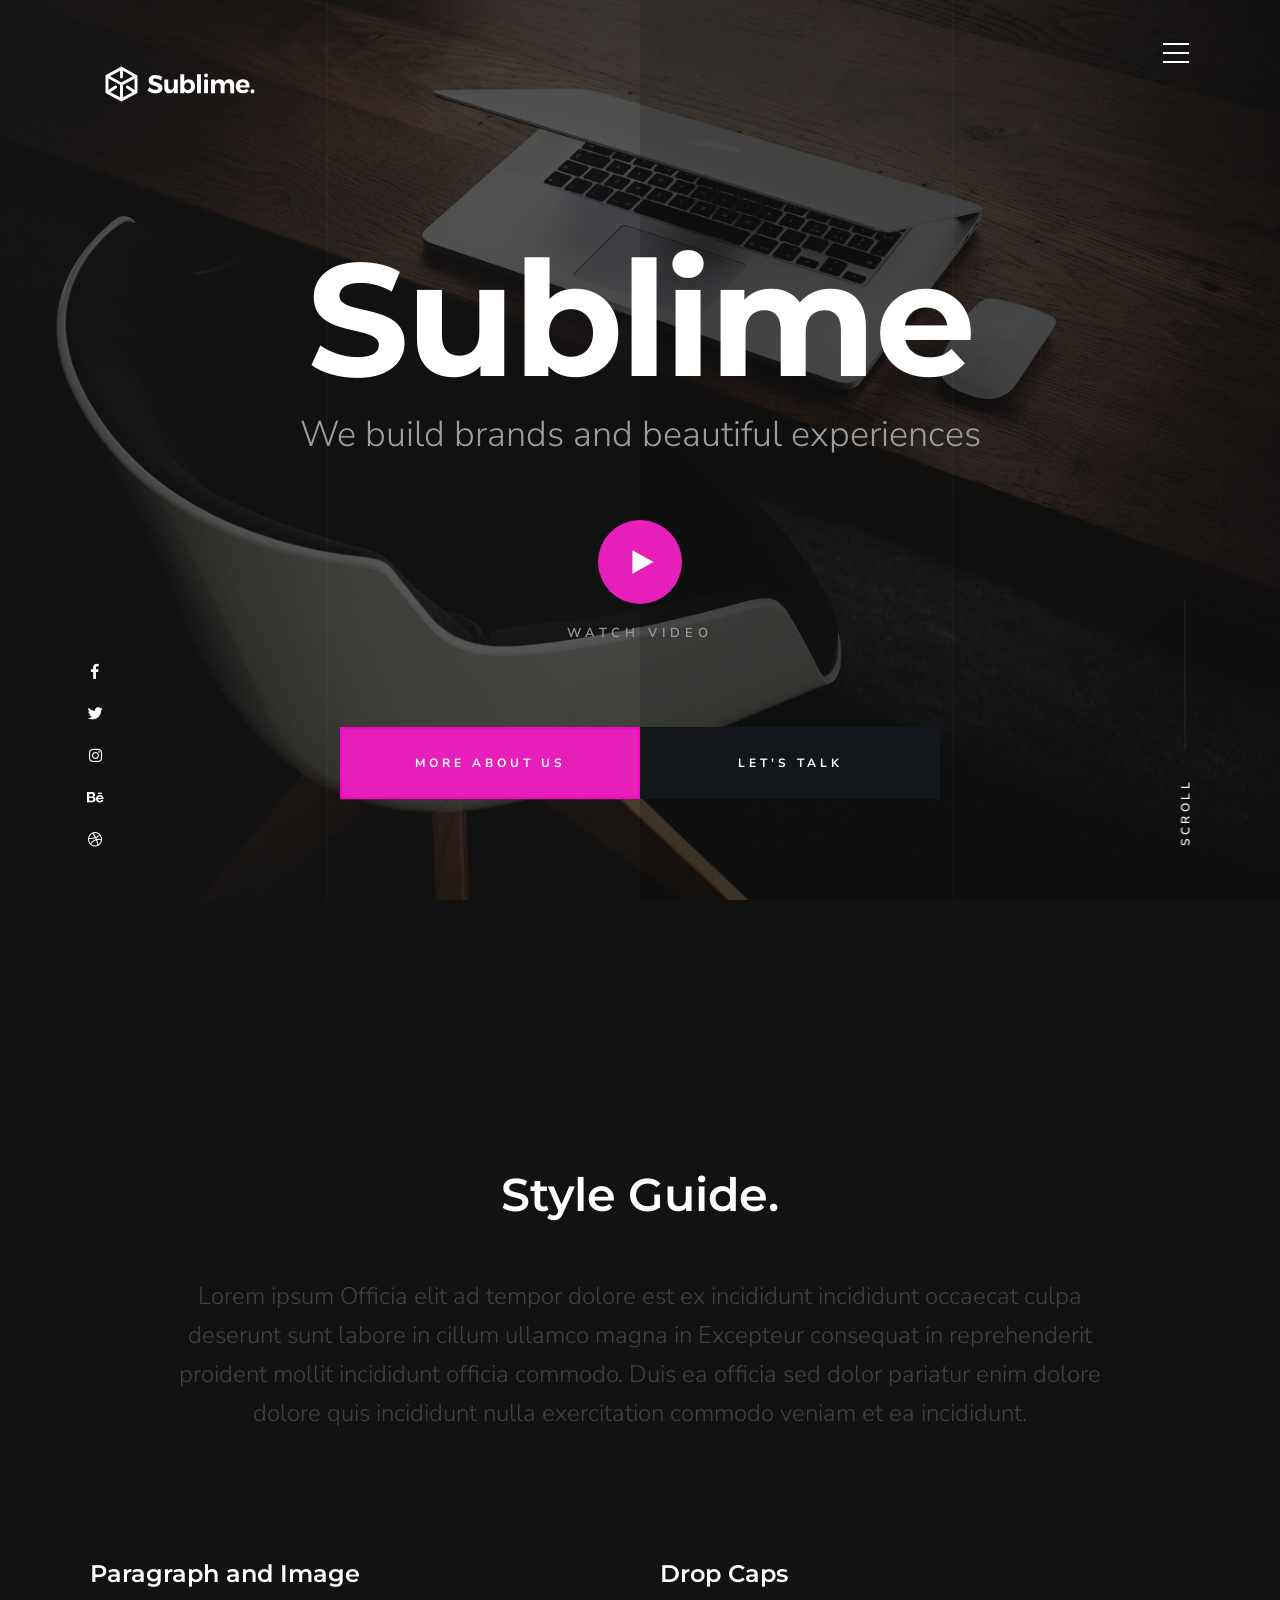
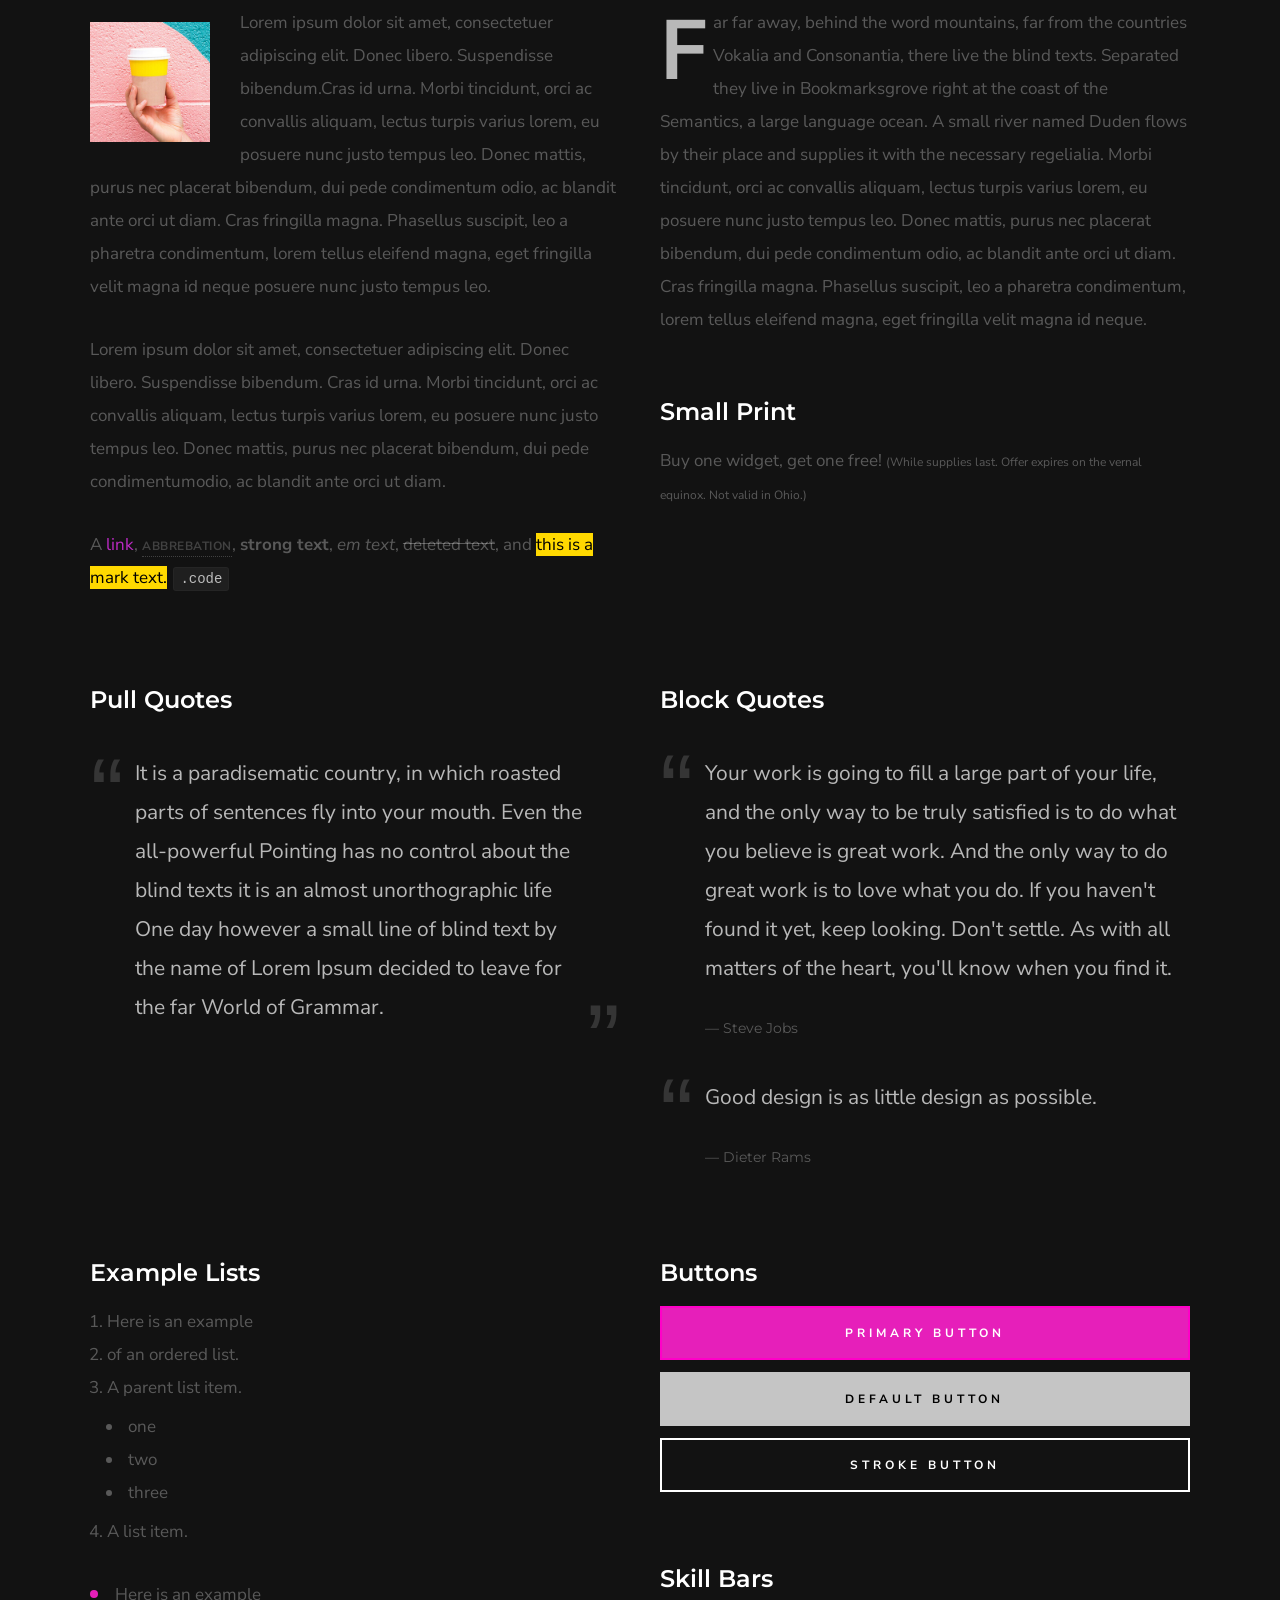
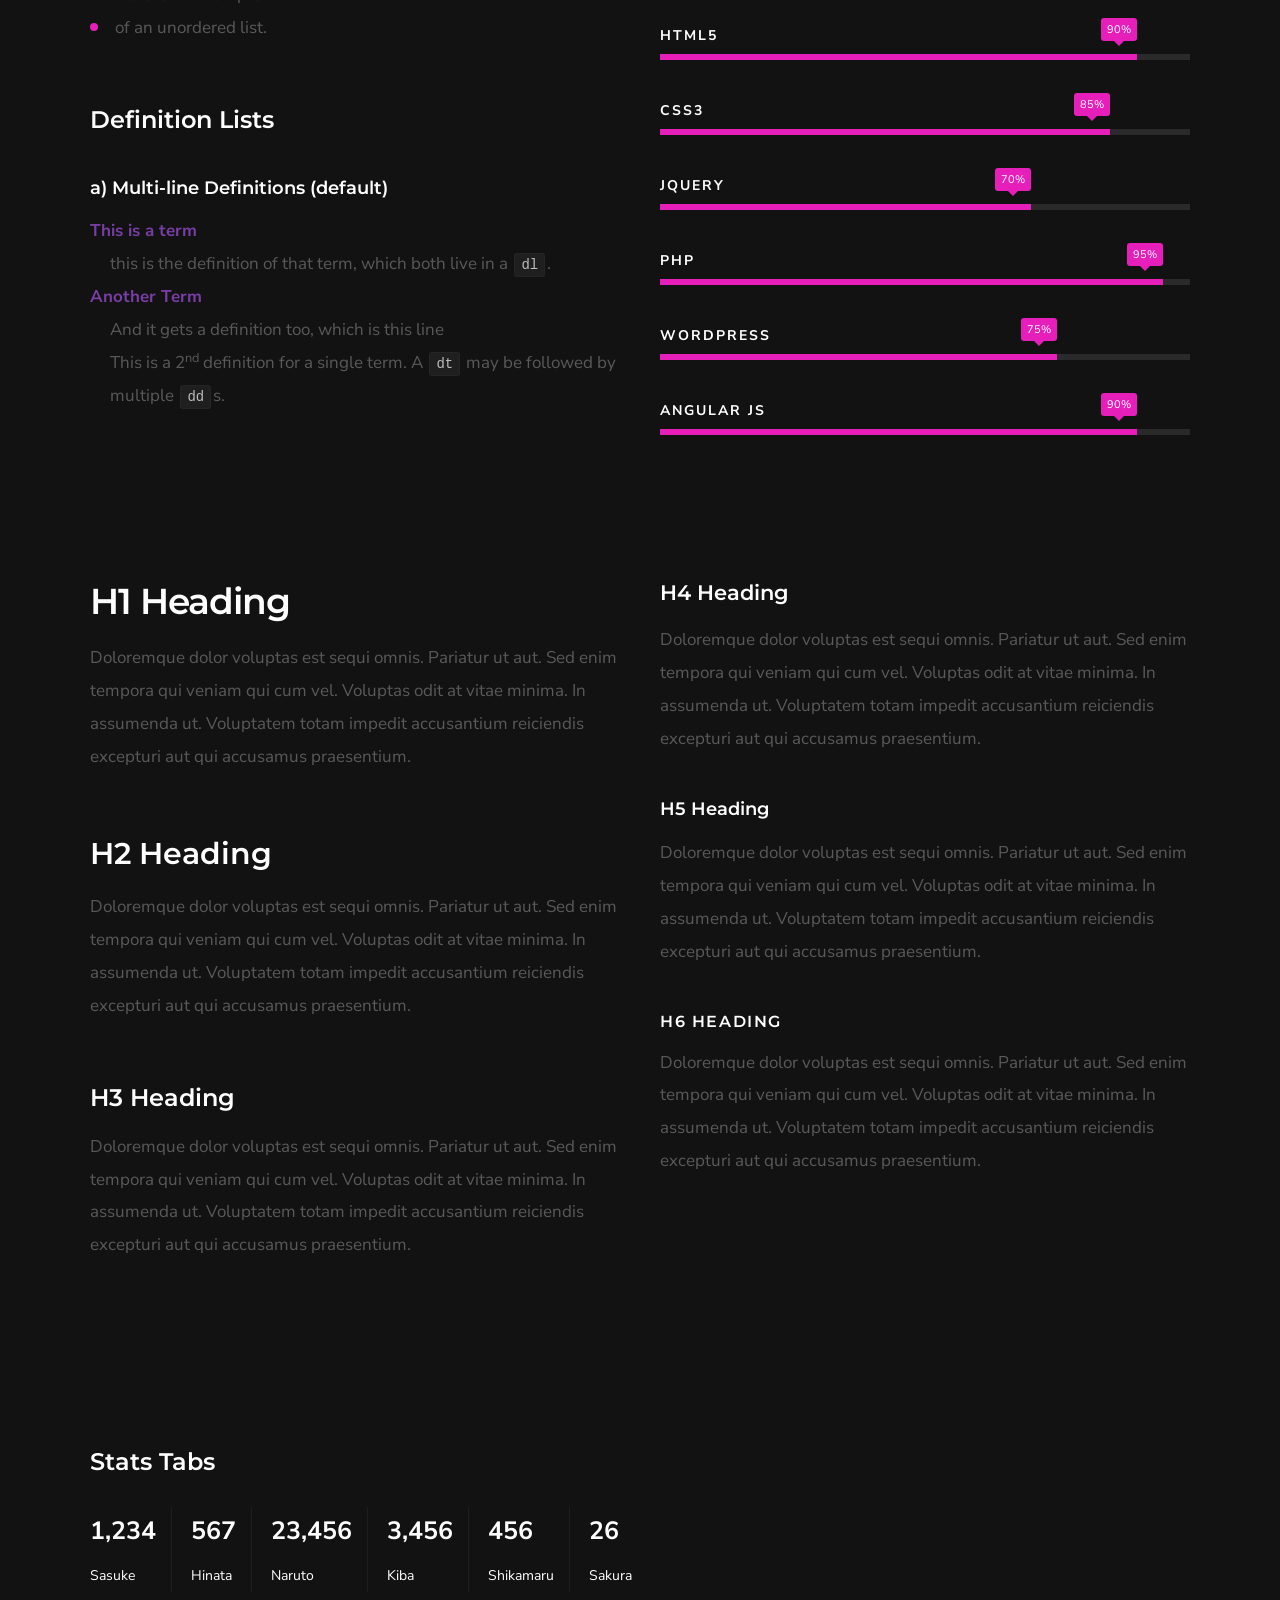
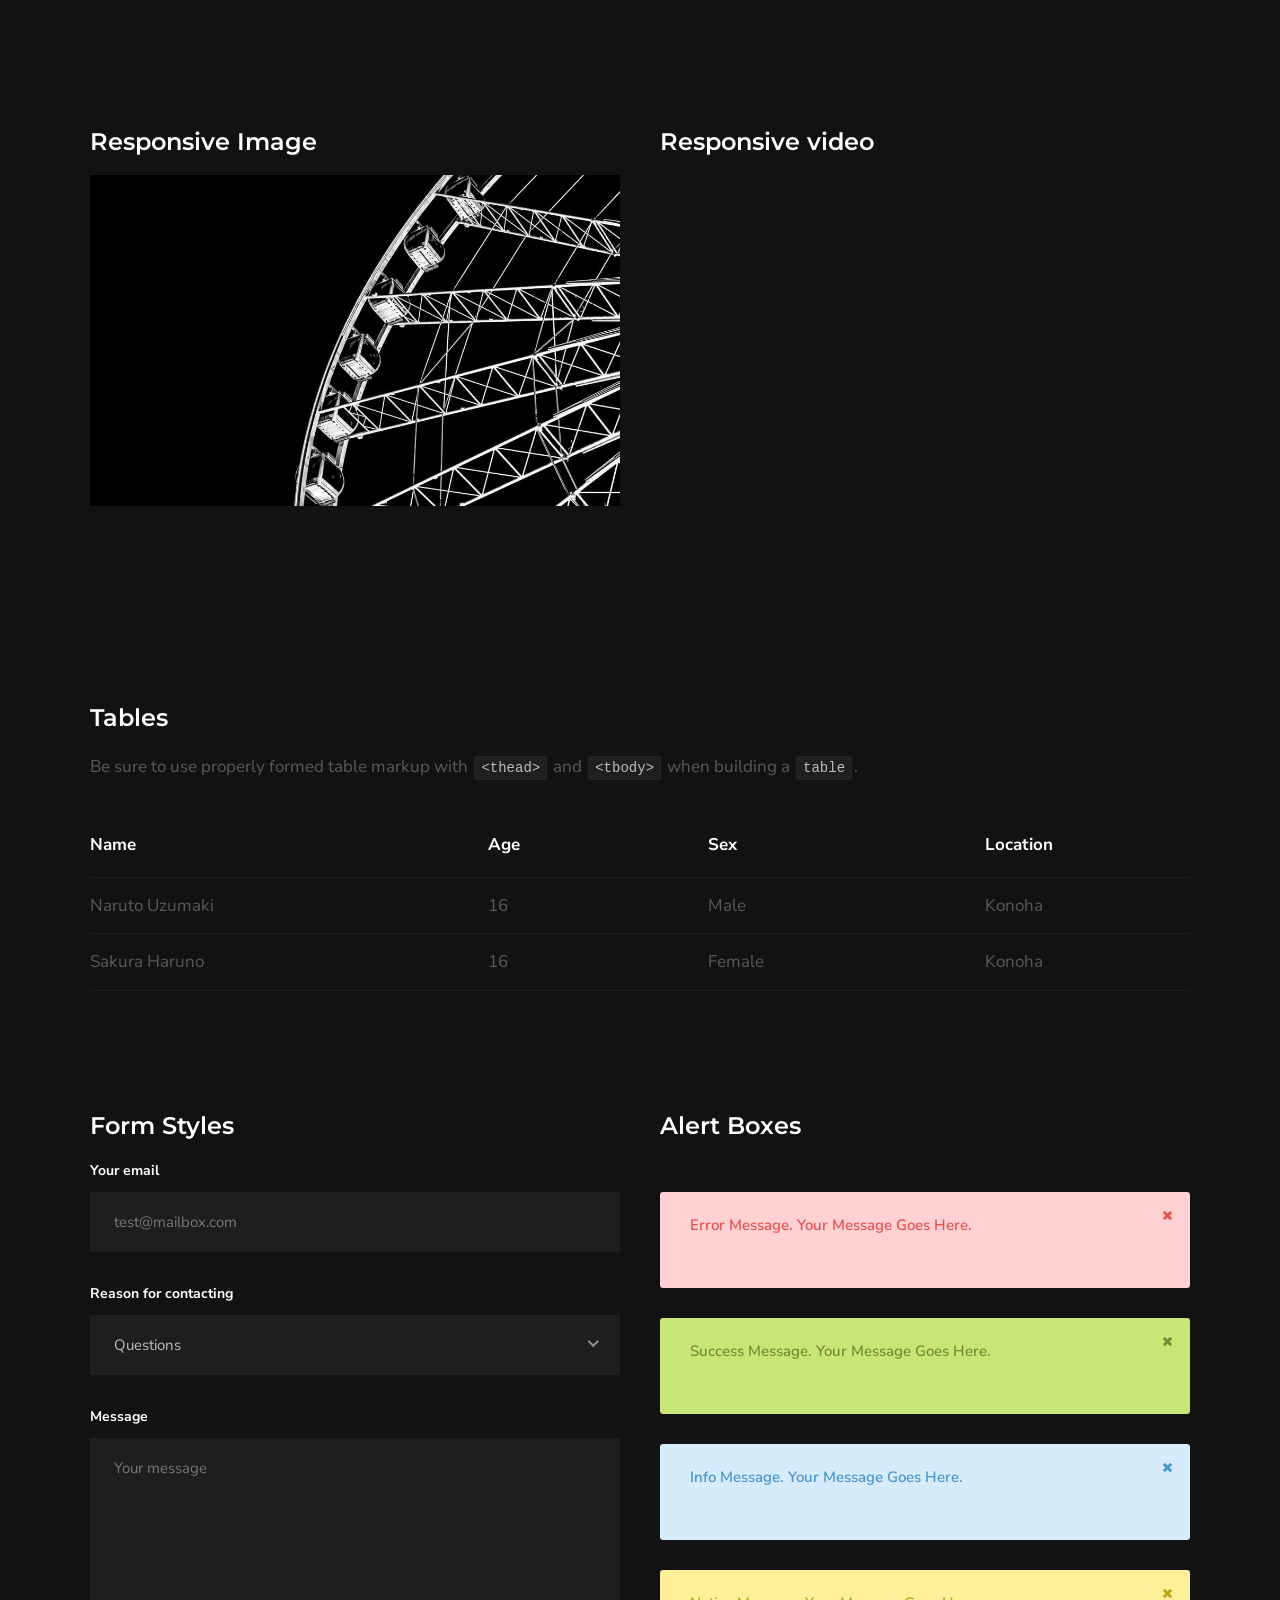
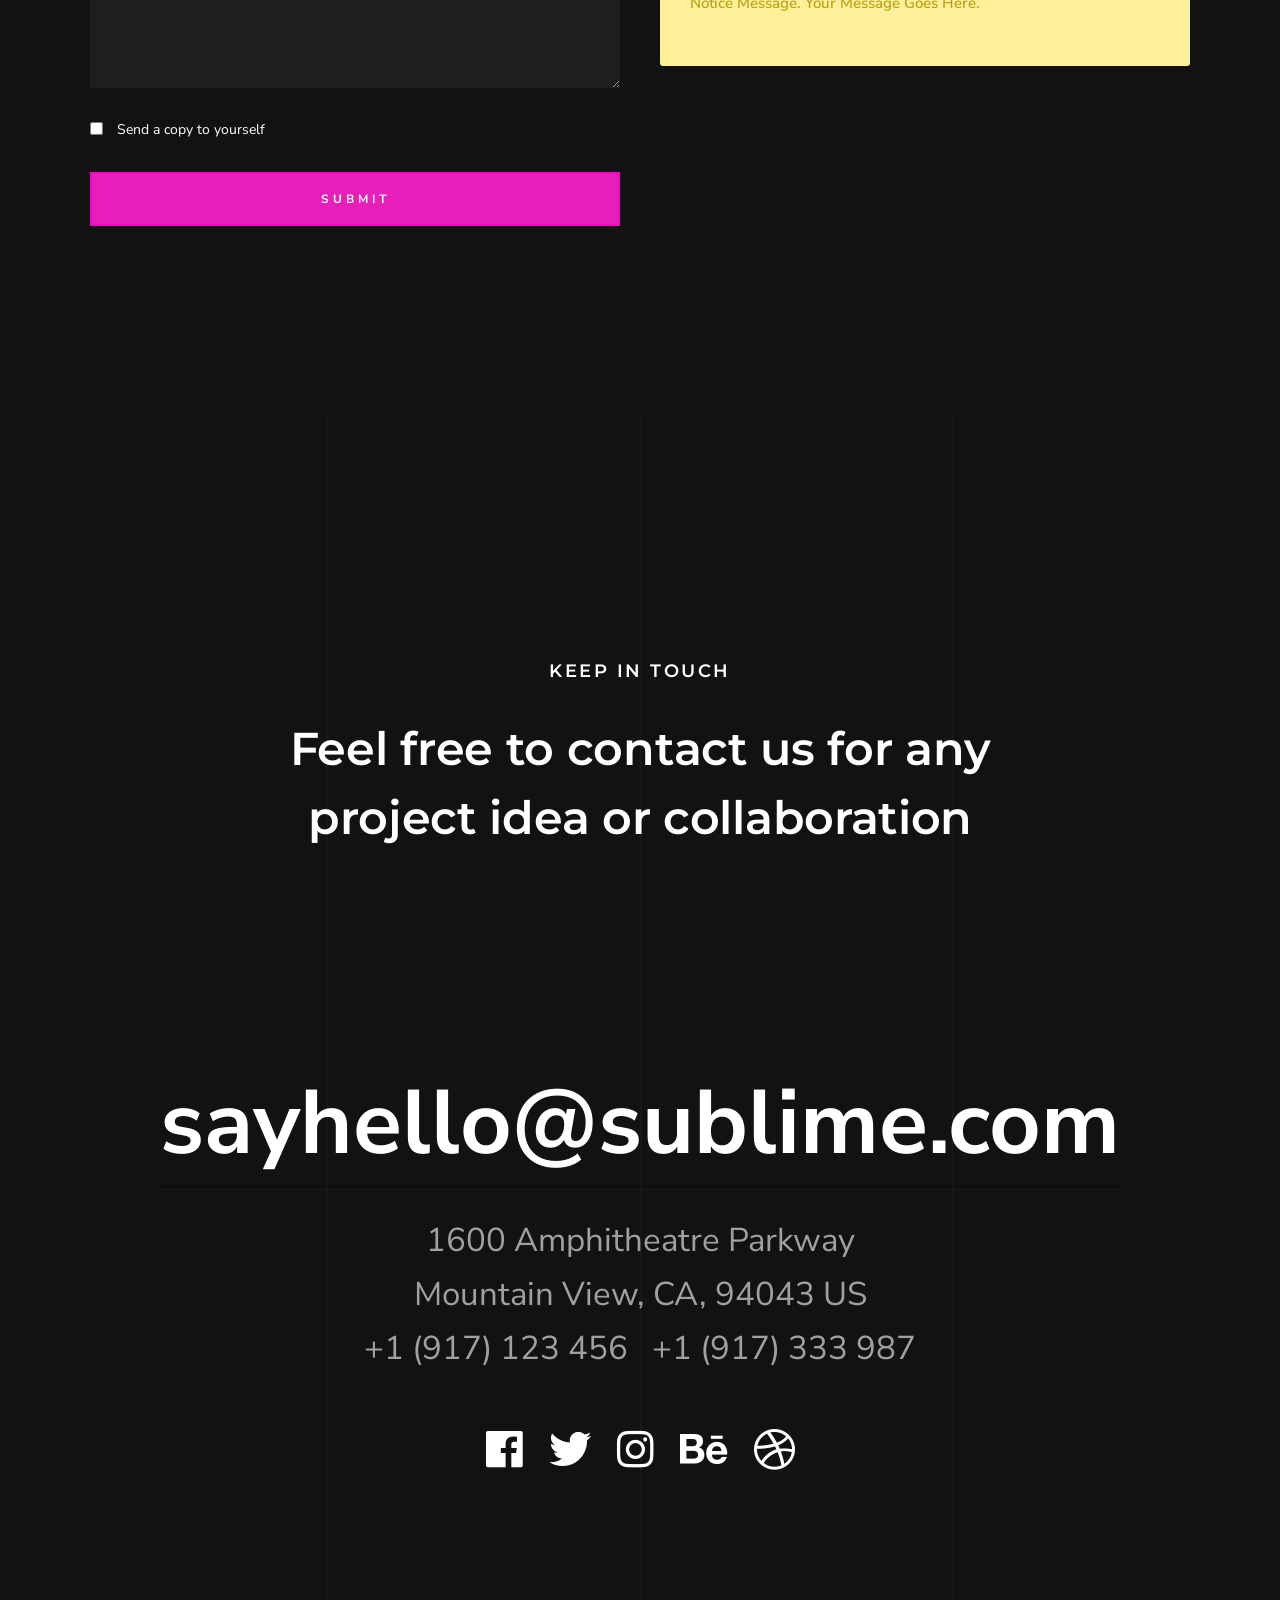
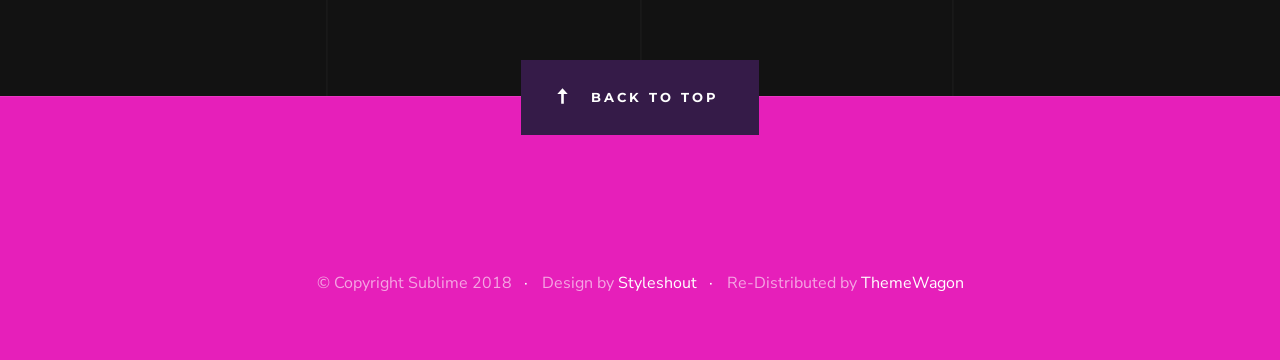
<file: styles.html>
<!DOCTYPE html>
<html class="no-js" lang="en">
<head>

    <!--- basic page needs
    ================================================== -->
    <meta charset="utf-8">
    <title>Sublime - Styles</title>
    <meta name="description" content="">
    <meta name="author" content="">

    <!-- mobile specific metas
    ================================================== -->
    <meta name="viewport" content="width=device-width, initial-scale=1">

    <!-- CSS
    ================================================== -->
    <link rel="stylesheet" href="css/base.css">
    <link rel="stylesheet" href="css/vendor.css">
    <link rel="stylesheet" href="css/main.css">

    <style type="text/css" media="screen">
        .s-styles { 
            padding-top: 18rem;
            padding-bottom: 15rem;
        }
    </style>

    <!-- script
    ================================================== -->
    <script src="js/modernizr.js"></script>

    <!-- favicons
    ================================================== -->
    <link rel="shortcut icon" href="favicon.ico" type="image/x-icon">
    <link rel="icon" href="favicon.ico" type="image/x-icon">

</head>


<body id="top">
    
    <!-- preloader
    ================================================== -->
    <div id="preloader">
        <div id="loader" class="dots-jump">
            <div></div>
            <div></div>
            <div></div>
        </div>
    </div>

    <!-- header
    ================================================== -->
    <header class="s-header">

        <div class="header-logo">
            <a class="site-logo" href="index.html">
                <img src="images/logo.svg" alt="Homepage">
            </a>
        </div> <!-- end header-logo -->

        <nav class="header-nav">

            <a href="#0" class="header-nav__close" title="close"><span>Close</span></a>

            <h3>Navigate to</h3>

            <div class="header-nav__content">
                
                <ul class="header-nav__list">
                    <li><a class="smoothscroll"  href="#home" title="home">Home</a></li>
                    <li><a href="index.html#about" title="about">About</a></li>
                    <li><a href="index.html#services" title="services">Services</a></li>
                    <li><a href="index.html#works" title="works">Works</a></li>
                    <li><a class="smoothscroll"  href="#contact" title="contact">Contact</a></li>
                </ul>
    
                <p>Perspiciatis hic praesentium nesciunt. Et neque a dolorum <a href='#0'>voluptatem</a> porro iusto sequi veritatis libero enim. Iusto id suscipit veritatis neque reprehenderit.</p>
    
                <ul class="header-nav__social">
                    <li>
                        <a href="#0"><i class="fab fa-facebook"></i></a>
                    </li>
                    <li>
                        <a href="#0"><i class="fab fa-twitter"></i></a>
                    </li>
                    <li>
                        <a href="#0"><i class="fab fa-instagram"></i></a>
                    </li>
                    <li>
                        <a href="#0"><i class="fab fa-behance"></i></a>
                    </li>
                    <li>
                        <a href="#0"><i class="fab fa-dribbble"></i></a>
                    </li>
                </ul>

            </div> <!-- end header-nav__content -->

        </nav> <!-- end header-nav -->

        <a class="header-menu-toggle" href="#0">
            <span class="header-menu-icon"></span>
        </a>

    </header> <!-- end s-header -->


    <!-- home
    ================================================== -->
    <section id="home" class="s-home page-hero target-section" data-parallax="scroll" data-image-src="images/hero-bg.jpg" data-natural-width=3000 data-natural-height=2000 data-position-y=center>

        <div class="grid-overlay">
            <div></div>
        </div>

        <div class="home-content">

            <div class="row home-content__main">

                <h1>
                Sublime
                </h1>

                <h3>
                We build brands and beautiful experiences
                </h3>

                <div class="home-content__video">
                    <a class="video-link" href="https://player.vimeo.com/video/117310401?color=01aef0&title=0&byline=0&portrait=0" data-lity>
                        <span class="video-icon"></span>
                        <span class="video-text">Watch Video</span>
                    </a>
                </div>

                <div class="home-content__button">
                    <a href="#styles" class="smoothscroll btn btn--primary btn--large">
                        More About Us
                    </a>
                    <a href="#contact" class="smoothscroll btn btn--large">
                        Let's Talk
                    </a>
                </div>

            </div> <!-- end home-content__main -->

            <div class="home-content__scroll">
                <a href="#styles" class="scroll-link smoothscroll">
                    Scroll
                </a>
            </div>

        </div> <!-- end home-content -->

        <ul class="home-social">
            <li>
                <a href="#0"><i class="fab fa-facebook-f" aria-hidden="true"></i><span>Facebook</span></a>
            </li>
            <li>
                <a href="#0"><i class="fab fa-twitter" aria-hidden="true"></i><span>Twiiter</span></a>
            </li>
            <li>
                <a href="#0"><i class="fab fa-instagram" aria-hidden="true"></i><span>Instagram</span></a>
            </li>
            <li>
                <a href="#0"><i class="fab fa-behance" aria-hidden="true"></i><span>Behance</span></a>
            </li>
            <li>
                <a href="#0"><i class="fab fa-dribbble" aria-hidden="true"></i><span>Dribbble</span></a>
            </li>
        </ul> <!-- end home-social -->

    </section> <!-- end s-home -->


    <!-- styles
    ================================================== -->
    <section id="styles" class="s-styles">
        
        <div class="row narrow section-intro add-bottom text-center">

            <div class="col-twelve tab-full">

                <h1 class="display-1">Style Guide.</h1>

                <p class="lead">Lorem ipsum Officia elit ad tempor dolore est ex incididunt incididunt occaecat culpa deserunt sunt labore in cillum ullamco magna in Excepteur consequat in reprehenderit proident mollit incididunt officia commodo.
                Duis ea officia sed dolor pariatur enim dolore dolore quis incididunt nulla exercitation commodo veniam et ea incididunt.</p>

            </div>

        </div>

        <div class="row">

            <div class="col-six tab-full">

                <h3>Paragraph and Image</h3>

                <p><a href="#"><img width="120" height="120" class="pull-left" alt="sample-image" src="images/sample-image.jpg"></a>
                Lorem ipsum dolor sit amet, consectetuer adipiscing elit. Donec libero. Suspendisse bibendum.Cras id urna. Morbi tincidunt, orci ac convallis aliquam, lectus turpis varius lorem, eu posuere nunc justo tempus leo. Donec mattis, purus nec placerat bibendum, dui pede condimentum odio, ac blandit ante orci ut diam. Cras fringilla magna. Phasellus suscipit, leo a pharetra condimentum, lorem tellus eleifend magna, eget fringilla velit magna id neque posuere nunc justo tempus leo. </p>

                <p>
                Lorem ipsum dolor sit amet, consectetuer adipiscing elit. Donec libero. Suspendisse bibendum. Cras id urna. Morbi tincidunt, orci ac convallis aliquam, lectus turpis varius lorem, eu posuere nunc justo tempus leo. Donec mattis, purus nec placerat bibendum, dui pede condimentumodio, ac blandit ante orci ut diam.	
                </p>

                <p>A <a href="#">link</a>,
                <abbr title="this really isn't a very good description">abbrebation</abbr>,
                <strong>strong text</strong>,
                <em>em text</em>,
                <del>deleted text</del>, and
                <mark>this is a mark text.</mark>
                <code>.code</code>
                </p>

            </div>

            <div class="col-six tab-full">

                <h3>Drop Caps</h3>

                <p class="drop-cap">Far far away, behind the word mountains, far from the countries Vokalia and Consonantia,
                there live the blind texts. Separated they live in Bookmarksgrove right at the coast of the
                Semantics, a large language ocean. A small river named Duden flows by their place and supplies it with the necessary regelialia. Morbi tincidunt, orci ac convallis aliquam, lectus turpis varius lorem, eu	posuere nunc justo tempus leo. Donec mattis, purus nec placerat bibendum, dui pede condimentum odio, ac blandit ante orci ut diam. Cras fringilla magna. Phasellus suscipit, leo a pharetra condimentum, lorem tellus eleifend magna, eget fringilla velit magna id neque.
                </p>

                <h3>Small Print</h3>

                <p>Buy one widget, get one free!
                <small>(While supplies last. Offer expires on the vernal equinox. Not valid in Ohio.)</small>
                </p>

            </div>

        </div> <!-- end row -->

        <div class="row">

            <div class="col-six tab-full">

                <h3>Pull Quotes</h3>

                <aside class="pull-quote">
                    <blockquote>
                    <p>It is a paradisematic country, in which roasted parts of
                    sentences fly into your mouth. Even the all-powerful Pointing has no control about the blind
                    texts it is an almost unorthographic life One day however a small line of blind text by the name
                    of Lorem Ipsum decided to leave for the far World of Grammar.</p>
                    </blockquote>
                </aside>

            </div>

            <div class="col-six tab-full">

                <h3>Block Quotes</h3>

                <blockquote cite="http://where-i-got-my-info-from.com">
                <p>Your work is going to fill a large part of your life, and the only way to be truly satisfied is
                to do what you believe is great work. And the only way to do great work is to love what you do.
                If you haven't found it yet, keep looking. Don't settle. As with all matters of the heart, you'll know when you find it.
                </p>
                <cite>
                    <a href="#">Steve Jobs</a>
                </cite>
                </blockquote>

                <blockquote>
                <p>Good design is as little design as possible.</p>
                <cite>Dieter Rams</cite>
                </blockquote>

            </div>

        </div> <!-- end row -->


        <div class="row half-bottom">

            <div class="col-six tab-full">

                <h3>Example Lists</h3>

                <ol>
                    <li>Here is an example</li>
                    <li>of an ordered list.</li>
                    <li>A parent list item.
                        <ul>
                            <li>one</li>
                            <li>two</li>
                            <li>three</li>
                        </ul>
                        </li>
                        <li>A list item.</li>
                    </ol>

                <ul class="disc">
                    <li>Here is an example</li>
                    <li>of an unordered list.</li>
                </ul>

                <h3>Definition Lists</h3>

                <h5>a) Multi-line Definitions (default) </h5>

                <dl>
                    <dt><strong>This is a term</strong></dt>
                        <dd>this is the definition of that term, which both live in a <code>dl</code>.</dd>
                    <dt><strong>Another Term</strong></dt>
                        <dd>And it gets a definition too, which is this line</dd>
                        <dd>This is a 2<sup>nd</sup> definition for a single term. A <code>dt</code> may be followed by multiple <code>dd</code>s.</dd>
                </dl>

            </div>

            <div class="col-six tab-full">

                <h3>Buttons</h3>

                <p>
                    <a class="btn btn--primary full-width" href="#0">Primary Button</a>
                    <a class="btn full-width" href="#0">Default Button</a>
                    <a class="btn btn--stroke full-width" href="#0">Stroke Button</a>
                </p>

                <h3>Skill Bars</h3>
                
                <ul class="skill-bars">
                    <li>
                    <div class="progress percent90"><span>90%</span></div>
                    <strong>HTML5</strong>
                    </li>
                    <li>
                    <div class="progress percent85"><span>85%</span></div>
                    <strong>CSS3</strong>
                    </li>
                    <li>
                    <div class="progress percent70"><span>70%</span></div>
                    <strong>JQuery</strong>
                    </li>
                    <li>
                    <div class="progress percent95"><span>95%</span></div>
                    <strong>PHP</strong>
                    </li>
                    <li>
                    <div class="progress percent75"><span>75%</span></div>
                    <strong>Wordpress</strong>
                    </li>
                    <li>
                    <div class="progress percent90"><span>90%</span></div>
                    <strong>Angular JS</strong>
                    </li>
                </ul>

            </div>

        </div> <!-- end row -->

        <div class="row half-bottom">

            <div class="col-six tab-full">
                    
                <h1>H1 Heading</h1>
                <p>Doloremque dolor voluptas est sequi omnis. Pariatur ut aut. Sed enim tempora qui veniam qui cum vel. 
                Voluptas odit at vitae minima. In assumenda ut. Voluptatem totam impedit accusantium reiciendis excepturi aut qui accusamus praesentium.</p>

                <h2>H2 Heading</h2>
                <p>Doloremque dolor voluptas est sequi omnis. Pariatur ut aut. Sed enim tempora qui veniam qui cum vel. 
                Voluptas odit at vitae minima. In assumenda ut. Voluptatem totam impedit accusantium reiciendis excepturi aut qui accusamus praesentium.</p>

                <h3>H3 Heading</h3>
                <p>Doloremque dolor voluptas est sequi omnis. Pariatur ut aut. Sed enim tempora qui veniam qui cum vel. 
                Voluptas odit at vitae minima. In assumenda ut. Voluptatem totam impedit accusantium reiciendis excepturi aut qui accusamus praesentium.</p>

            </div>

            <div class="col-six tab-full">
                    
                <h4>H4 Heading</h4>
                <p>Doloremque dolor voluptas est sequi omnis. Pariatur ut aut. Sed enim tempora qui veniam qui cum vel. 
                Voluptas odit at vitae minima. In assumenda ut. Voluptatem totam impedit accusantium reiciendis excepturi aut qui accusamus praesentium.</p>

                <h5>H5 Heading</h5>
                <p>Doloremque dolor voluptas est sequi omnis. Pariatur ut aut. Sed enim tempora qui veniam qui cum vel. 
                Voluptas odit at vitae minima. In assumenda ut. Voluptatem totam impedit accusantium reiciendis excepturi aut qui accusamus praesentium.</p>

                <h6>H6 Heading</h6>
                <p>Doloremque dolor voluptas est sequi omnis. Pariatur ut aut. Sed enim tempora qui veniam qui cum vel. 
                Voluptas odit at vitae minima. In assumenda ut. Voluptatem totam impedit accusantium reiciendis excepturi aut qui accusamus praesentium.</p>

            </div>

        </div>


        <div class="row half-bottom">

            <div class="col-twelve">

                    <h3>Stats Tabs</h3>

                <ul class="stats-tabs">
                    <li><a href="#">1,234 <em>Sasuke</em></a></li>
                    <li><a href="#">567 <em>Hinata</em></a></li>
                    <li><a href="#">23,456 <em>Naruto</em></a></li>
                    <li><a href="#">3,456 <em>Kiba</em></a></li>
                    <li><a href="#">456 <em>Shikamaru</em></a></li>
                    <li><a href="#">26 <em>Sakura</em></a></li>
                    </ul>

            </div>

        </div> <!-- end row -->


        <div class="row half-bottom">

            <div class="col-six tab-full">

                <h3>Responsive Image</h3>
                <p><img src="images/wheel-500.jpg" 
                    srcset="images/wheel-1000.jpg 1000w, 
                    images/wheel-500.jpg 500w" 
                    sizes="(max-width: 1000px) 100vw, 1000px" alt=""></p>

            </div>

            <div class="col-six tab-full">

                <h3>Responsive video</h3>

                <div class="video-container">
                <iframe src="https://player.vimeo.com/video/14592941?title=0&amp;byline=0&amp;portrait=0&amp;color=F64B39" width="500" height="281" frameborder="0" webkitallowfullscreen mozallowfullscreen allowfullscreen></iframe> 
                </div>

            </div>
            
        </div> <!-- end row -->


        <div class="row add-bottom">

            <div class="col-twelve">

                <h3>Tables</h3>
                <p>Be sure to use properly formed table markup with <code>&lt;thead&gt;</code> and <code>&lt;tbody&gt;</code> when building a <code>table</code>.</p>

                <div class="table-responsive">

                    <table>
                            <thead>
                            <tr>
                                <th>Name</th>
                                <th>Age</th>
                                <th>Sex</th>
                                <th>Location</th>
                            </tr>
                            </thead>
                            <tbody>
                            <tr>
                                <td>Naruto Uzumaki</td>
                                <td>16</td>
                                <td>Male</td>
                                <td>Konoha</td>
                            </tr>
                            <tr>
                                <td>Sakura Haruno</td>
                                <td>16</td>
                                <td>Female</td>
                                <td>Konoha</td>
                            </tr>
                            </tbody>
                    </table>

                </div>

            </div>
            
        </div> <!-- end row -->
    

        <div class="row">

            <div class="col-six tab-full">

                <h3>Form Styles</h3>

                <form>
                        <div>
                            <label for="sampleInput">Your email</label>
                            <input class="full-width" type="email" placeholder="test@mailbox.com" id="sampleInput">
                    </div>
                    <div>
                            <label for="sampleRecipientInput">Reason for contacting</label>
                            <div class="ss-custom-select">
                                <select class="full-width" id="sampleRecipientInput">
                                    <option value="Option 1">Questions</option>
                                    <option value="Option 2">Report</option>
                                    <option value="Option 3">Others</option>
                                </select>
                            </div>
                    </div>
                    
                        <label for="exampleMessage">Message</label>
                        <textarea class="full-width" placeholder="Your message" id="exampleMessage"></textarea>

                        <label class="add-bottom">
                            <input type="checkbox">
                            <span class="label-text">Send a copy to yourself</span>
                        </label>
                    
                        <input class="btn--primary full-width" type="submit" value="Submit">

                </form>

            </div>

            <div class="col-six tab-full">

                <h3>Alert Boxes</h3>

                <br>
                
                <div class="alert-box alert-box--error hideit">
                    <p>Error Message. Your Message Goes Here.</p>
                    <i class="fa fa-times alert-box__close" aria-hidden="true"></i>
                </div><!-- /error -->
                        
                <div class="alert-box alert-box--success hideit">
                    <p>Success Message. Your Message Goes Here.</p>
                    <i class="fa fa-times alert-box__close" aria-hidden="true"></i>
                </div><!-- /success -->
                        
                <div class="alert-box alert-box--info hideit">
                    <p>Info Message. Your Message Goes Here.</p>
                    <i class="fa fa-times alert-box__close" aria-hidden="true"></i>
                </div><!-- /info -->
                        
                <div class="alert-box alert-box--notice hideit">
                    <p>Notice Message. Your Message Goes Here.</p>
                    <i class="fa fa-times alert-box__close" aria-hidden="true"></i>
                </div><!-- /notice -->
            
            </div>

        </div> <!-- end row -->

    </section> <!-- end styles -->


    <!-- contact
    ================================================== -->
    <section id="contact" class="s-contact target-section">

            <div class="grid-overlay">
                <div></div>
            </div>

        <div class="row section-header narrow" data-aos="fade-up">
            <div class="col-full">
                <h3 class="subhead">Keep In Touch</h3>
                <h1 class="display-1">Feel free to contact us for any <br> project idea or collaboration</h1>
            </div>
        </div> <!-- end section-header -->

        <div class="row contact-main" data-aos="fade-up">
            <div class="col-full">
                <p class="contact-email">
                    <a href="mailto:#0">sayhello@sublime.com</a>
                </p>
                <p class="contact-address">
                1600 Amphitheatre Parkway <br>
                Mountain View, CA, 94043 US 
                </p>
                <p class="contact-numbers">
                +1 (917) 123 456 &nbsp; +1 (917) 333 987
                </p>

                <ul class="contact-social">
                    <li>
                        <a href="#0"><i class="fab fa-facebook"></i></a>
                    </li>
                    <li>
                        <a href="#0"><i class="fab fa-twitter"></i></a>
                    </li>
                    <li>
                        <a href="#0"><i class="fab fa-instagram"></i></a>
                    </li>
                    <li>
                        <a href="#0"><i class="fab fa-behance"></i></a>
                    </li>
                    <li>
                        <a href="#0"><i class="fab fa-dribbble"></i></a>
                    </li>
                </ul>
            </div>
        </div>

    </section> <!-- end s-contact -->


    <!-- footer
    ================================================== -->
    <footer>
        <div class="row">
            <div class="col-full ss-copyright">
                <span>© Copyright Sublime 2018</span> 
                <span>Design by <a href="https://www.styleshout.com/">Styleshout</a></span>
                <span>Re-Distributed by <a href="https://www.themewagon.com/">ThemeWagon</a></span>
            </div>
        </div>

        <div class="ss-go-top">
            <a class="smoothscroll" title="Back to Top" href="#top">Back to Top</a>
        </div>
    </footer>


    <!-- photoswipe background
    ================================================== -->
    <div aria-hidden="true" class="pswp" role="dialog" tabindex="-1">

        <div class="pswp__bg"></div>
        <div class="pswp__scroll-wrap">

            <div class="pswp__container">
                <div class="pswp__item"></div>
                <div class="pswp__item"></div>
                <div class="pswp__item"></div>
            </div>

            <div class="pswp__ui pswp__ui--hidden">
                <div class="pswp__top-bar">
                    <div class="pswp__counter"></div><button class="pswp__button pswp__button--close" title="Close (Esc)"></button> <button class="pswp__button pswp__button--share" title=
                    "Share"></button> <button class="pswp__button pswp__button--fs" title="Toggle fullscreen"></button> <button class="pswp__button pswp__button--zoom" title=
                    "Zoom in/out"></button>
                    <div class="pswp__preloader">
                        <div class="pswp__preloader__icn">
                            <div class="pswp__preloader__cut">
                                <div class="pswp__preloader__donut"></div>
                            </div>
                        </div>
                    </div>
                </div>
                <div class="pswp__share-modal pswp__share-modal--hidden pswp__single-tap">
                    <div class="pswp__share-tooltip"></div>
                </div><button class="pswp__button pswp__button--arrow--left" title="Previous (arrow left)"></button> <button class="pswp__button pswp__button--arrow--right" title=
                "Next (arrow right)"></button>
                <div class="pswp__caption">
                    <div class="pswp__caption__center"></div>
                </div>
            </div>

        </div>

    </div> <!-- end photoSwipe background -->


    <!-- Java Script
    ================================================== -->
    <script src="js/jquery-3.2.1.min.js"></script>
    <script src="js/plugins.js"></script>
    <script src="js/main.js"></script>

</body>
</file>
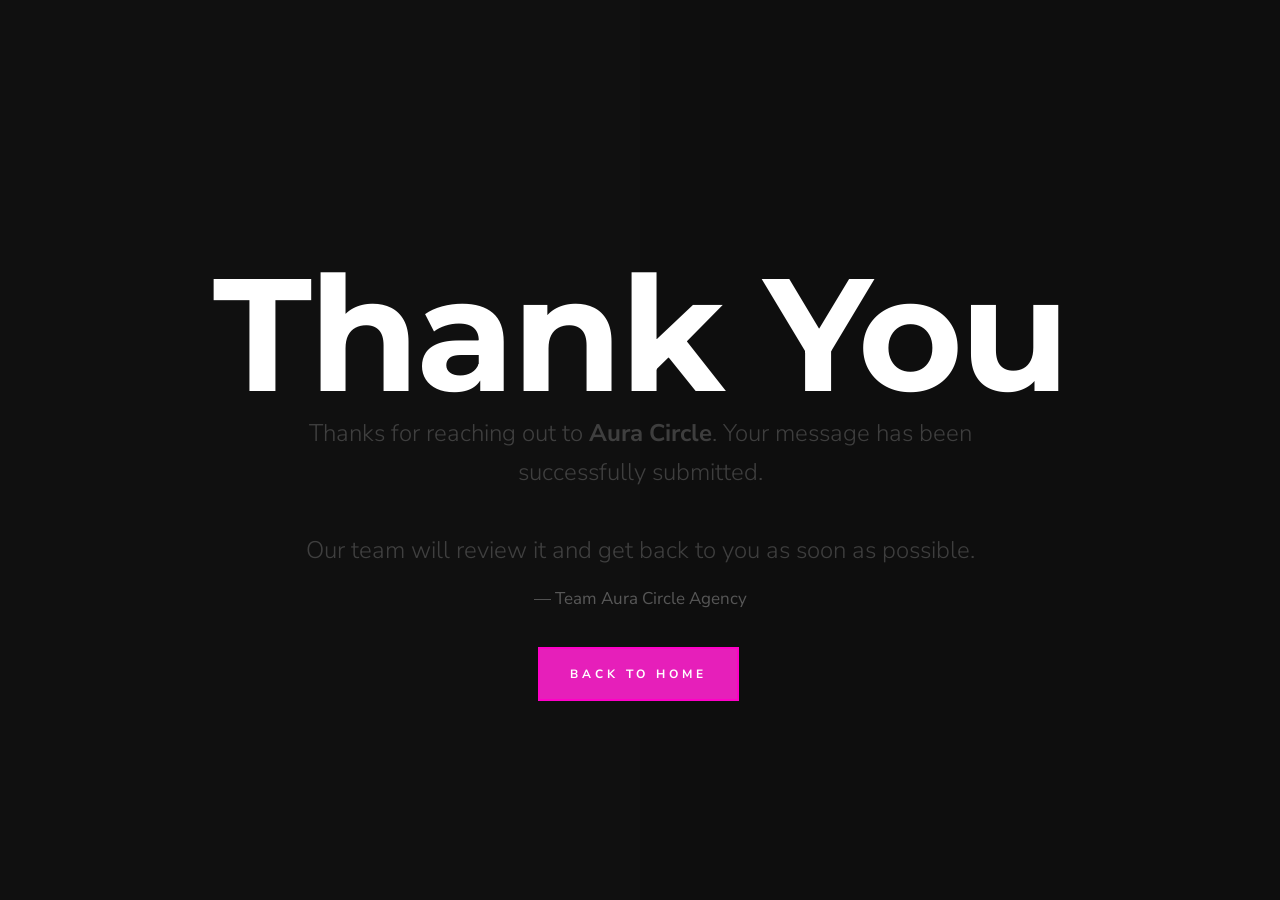
<file: thank-you.html>
<!DOCTYPE html>
<html lang="en">
<head>
    <meta charset="UTF-8">
    <title>Thank You | Aura Circle</title>
    <meta name="viewport" content="width=device-width, initial-scale=1.0">

    <!-- CSS -->
    <link rel="stylesheet" href="css/main.css">
    <link rel="stylesheet" href="css/base.css">
    <link rel="stylesheet" href="css/vendor.css">

    <!-- Favicon -->
    <link rel="icon" type="image/png" sizes="32x32" href="images/logoun.png">
    <link rel="icon" type="image/png" sizes="16x16" href="images/logoun.png">
    <link rel="shortcut icon" href="images/logoun.png" type="image/png">
</head>

<body>

    <!-- Reusing site section style -->
    <section class="s-home target-section" style="min-height:100vh;">
        <div class="overlay"></div>

        <div class="home-content">

            <div class="row home-content__main" style="text-align:center;">

                <h1>
                    Thank You
                </h1>

                <p class="lead" style="max-width:700px; margin: 0 auto;">
                    Thanks for reaching out to <strong>Aura Circle</strong>.
                    Your message has been successfully submitted.
                    <br><br>
                    Our team will review it and get back to you as soon as possible.
                </p>

                <p style="margin-top:20px;">
                    — Team Aura Circle Agency
                </p>

                <div style="margin-top:40px;">
                    <a href="index.html" class="btn btn--primary">
                        Back to Home
                    </a>
                </div>

            </div>

        </div>

    </section>

</body>
</html>
</file>
<file: css/base.css>
/* =================================================================== 
 *
 *  Sublime v1.0 Base Stylesheet
 *  06-10-2018
 *  ------------------------------------------------------------------
 *
 *  TOC:
 *  # imports 
 *  # normalize  
 *  # basic/base setup styles
 *    ## Media
 *    ## Typography resets 
 *    ## links
 *    ## inputs
 *  # grid
 *    ## medium size devices
 *    ## tablets
 *    ## mobile devices
 *    ## small mobile devices
 *  # block grids
 *    ## medium size devices
 *    ## tablets
 *    ## mobile devices
 *  # MISC
 *
 * =================================================================== */


/* ===================================================================
 * # imports 
 *
 * ------------------------------------------------------------------- */
@import url("https://fonts.googleapis.com/css?family=Montserrat:400,500,600,700|Nunito+Sans:300,400,400i,600,600i,700,700i");
@import url("micons/micons.css");
@import url("font-awesome/css/fontawesome-all.css");


/* ===================================================================
 * # normalize
 * normalize.css v5.0.0 | MIT License |
 * github.com/necolas/normalize.css
 *
 * ------------------------------------------------------------------- */
html {
  font-family: sans-serif;
  line-height: 1.15;
  -ms-text-size-adjust: 100%;
  -webkit-text-size-adjust: 100%;
}

body {
  margin: 0;
}

article,
aside,
footer,
header,
nav,
section {
  display: block;
}

h1 {
  font-size: 2em;
  margin: 0.67em 0;
}

figcaption,
figure,
main {
  display: block;
}

figure {
  margin: 1em 40px;
}

hr {
  box-sizing: content-box;
  height: 0;
  overflow: visible;
}

pre {
  font-family: monospace, monospace;
  font-size: 1em;
}

a {
  background-color: transparent;
  -webkit-text-decoration-skip: objects;
}

a:active,
a:hover {
  outline-width: 0;
}

abbr[title] {
  border-bottom: none;
  text-decoration: underline;
  text-decoration: underline dotted;
}

b,
strong {
  font-weight: inherit;
}

b,
strong {
  font-weight: bolder;
}

code,
kbd,
samp {
  font-family: monospace, monospace;
  font-size: 1em;
}

dfn {
  font-style: italic;
}

mark {
  background-color: #ff0;
  color: #000;
}

small {
  font-size: 80%;
}

sub,
sup {
  font-size: 75%;
  line-height: 0;
  position: relative;
  vertical-align: baseline;
}

sub {
  bottom: -0.25em;
}

sup {
  top: -0.5em;
}

audio,
video {
  display: inline-block;
}

audio:not([controls]) {
  display: none;
  height: 0;
}

img {
  border-style: none;
}

svg:not(:root) {
  overflow: hidden;
}

button,
input,
optgroup,
select,
textarea {
  font-family: sans-serif;
  font-size: 100%;
  line-height: 1.15;
  margin: 0;
}

button,
input {
  overflow: visible;
}

button,
select {
  text-transform: none;
}

button,
html [type="button"],
[type="reset"],
[type="submit"] {
  -webkit-appearance: button;
}

button::-moz-focus-inner,
[type="button"]::-moz-focus-inner,
[type="reset"]::-moz-focus-inner,
[type="submit"]::-moz-focus-inner {
  border-style: none;
  padding: 0;
}

button:-moz-focusring,
[type="button"]:-moz-focusring,
[type="reset"]:-moz-focusring,
[type="submit"]:-moz-focusring {
  outline: 1px dotted ButtonText;
}

fieldset {
  border: 1px solid #c0c0c0;
  margin: 0 2px;
  padding: 0.35em 0.625em 0.75em;
}

legend {
  box-sizing: border-box;
  color: inherit;
  display: table;
  max-width: 100%;
  padding: 0;
  white-space: normal;
}

progress {
  display: inline-block;
  vertical-align: baseline;
}

textarea {
  overflow: auto;
}

[type="checkbox"],
[type="radio"] {
  box-sizing: border-box;
  padding: 0;
}

[type="number"]::-webkit-inner-spin-button,
[type="number"]::-webkit-outer-spin-button {
  height: auto;
}

[type="search"] {
  -webkit-appearance: textfield;
  outline-offset: -2px;
}

[type="search"]::-webkit-search-cancel-button,
[type="search"]::-webkit-search-decoration {
  -webkit-appearance: none;
}

::-webkit-file-upload-button {
  -webkit-appearance: button;
  font: inherit;
}

details,
menu {
  display: block;
}

summary {
  display: list-item;
}

canvas {
  display: inline-block;
}

template {
  display: none;
}

[hidden] {
  display: none;
}


/* ===================================================================
 * # basic/base setup styles
 *
 * ------------------------------------------------------------------- */
html {
  font-size: 62.5%;
  box-sizing: border-box;
}

*,
*::before,
*::after {
  box-sizing: inherit;
}

body {
  font-weight: normal;
  line-height: 1;
  word-wrap: break-word;
  text-rendering: optimizeLegibility;
  -webkit-overflow-scrolling: touch;
  -webkit-text-size-adjust: none;
}

body,
input,
button {
  -moz-osx-font-smoothing: grayscale;
  -webkit-font-smoothing: antialiased;
}

/* ------------------------------------------------------------------- 
 * ## Media
 * ------------------------------------------------------------------- */
img,
video {
  max-width: 100%;
  height: auto;
}

/* ------------------------------------------------------------------- 
 * ## Typography resets 
 * ------------------------------------------------------------------- */
div, dl, dt, dd, ul, ol, li, h1, h2, h3, h4, h5, h6, pre, form, p, blockquote, th, td {
  margin: 0;
  padding: 0;
}

h1, h2, h3, h4, h5, h6 {
  -webkit-font-smoothing: auto;
  -webkit-font-smoothing: antialiased;
  -webkit-font-variant-ligatures: common-ligatures;
  -moz-font-variant-ligatures: common-ligatures;
  font-variant-ligatures: common-ligatures;
  text-rendering: optimizeLegibility;
}

em,
i {
  font-style: italic;
  line-height: inherit;
}

strong,
b {
  font-weight: bold;
  line-height: inherit;
}

small {
  font-size: 60%;
  line-height: inherit;
}

ol,
ul {
  list-style: none;
}

li {
  display: block;
}

/* ------------------------------------------------------------------- 
 * ## links
 * ------------------------------------------------------------------- */
a {
  text-decoration: none;
  line-height: inherit;
}

a img {
  border: none;
}

/* ------------------------------------------------------------------- 
 * ## inputs
 * ------------------------------------------------------------------- */
fieldset {
  margin: 0;
  padding: 0;
}

input[type="email"],
input[type="number"],
input[type="search"],
input[type="text"],
input[type="tel"],
input[type="url"],
input[type="password"],
textarea {
  -webkit-appearance: none;
  -moz-appearance: none;
  -ms-appearance: none;
  -o-appearance: none;
  appearance: none;
}


/* ===================================================================
 * # grid
 *
 * ------------------------------------------------------------------- */
.row {
  width: 89%;
  max-width: 1200px;
  margin: 0 auto;
}

.row:after {
  content: "";
  display: table;
  clear: both;
}

.row .row {
  width: auto;
  max-width: none;
  margin-left: -20px;
  margin-right: -20px;
}

/* column blocks
 * -------------------------------------- */
[class*="col-"] {
  float: left;
  padding: 0 20px;
}

[class*="col-"] + [class*="col-"].end {
  float: right;
}

.collapse > [class*="col-"],
[class*="col-"].collapse {
  padding: 0;
}

/* column width classes 
 * -------------------------------------- */
.col-one {
  width: 8.33333%;
}

.col-two,
.col-1-6 {
  width: 16.66667%;
}

.col-three,
.col-1-4 {
  width: 25%;
}

.col-four,
.col-1-3 {
  width: 33.33333%;
}

.col-five {
  width: 41.66667%;
}

.col-six,
.col-1-2 {
  width: 50%;
}

.col-seven {
  width: 58.33333%;
}

.col-eight,
.col-2-3 {
  width: 66.66667%;
}

.col-nine,
.col-3-4 {
  width: 75%;
}

.col-ten,
.col-5-6 {
  width: 83.33333%;
}

.col-eleven {
  width: 91.66667%;
}

.col-twelve,
.col-full {
  width: 100%;
  margin-top: 80px;
}

/* ------------------------------------------------------------------- 
 * ## medium size devices
 * ------------------------------------------------------------------- */
@media only screen and (max-width:1200px) {
  .row .row {
    margin-left: -15px;
    margin-right: -15px;
  }

  [class*="col-"] {
    padding: 0 15px;
  }

  .md-two,
  .md-1-6 {
    width: 16.66667%;
  }

  .md-one {
    width: 8.33333%;
  }

  .md-three,
  .md-1-4 {
    width: 25%;
  }

  .md-four,
  .md-1-3 {
    width: 33.33333%;
  }

  .md-five {
    width: 41.66667%;
  }

  .md-six,
  .md-1-2 {
    width: 50%;
  }

  .md-seven {
    width: 58.33333%;
  }

  .md-eight,
  .md-2-3 {
    width: 66.66667%;
  }

  .md-nine,
  .md-3-4 {
    width: 75%;
  }

  .md-ten,
  .md-5-6 {
    width: 83.33333%;
  }

  .md-eleven {
    width: 91.66667%;
  }

  .md-twelve,
  .md-full {
    width: 100%;
  }

}

/* ------------------------------------------------------------------- 
 * ## tablets
 * ------------------------------------------------------------------- */
@media only screen and (max-width:800px) {
  .row {
    width: 90%;
  }

  .tab-1-4 {
    width: 25%;
  }

  .tab-1-3 {
    width: 33.33333%;
  }

  .tab-1-2 {
    width: 50%;
  }

  .tab-2-3 {
    width: 66.66667%;
  }

  .tab-3-4 {
    width: 75%;
  }

  .tab-full {
    width: 100%;
  }

  .hide-on-tablet {
    display: none;
  }

}

/* ------------------------------------------------------------------- 
 * ## mobile devices
 * ------------------------------------------------------------------- */
@media only screen and (max-width:600px) {
  .row {
    width: auto;
    padding-left: 25px;
    padding-right: 25px;
  }

  .row .row {
    margin-left: -10px;
    margin-right: -10px;
    padding-left: 0;
    padding-right: 0;
  }

  [class*="col-"] {
    padding: 0 10px;
  }

  .mob-1-4 {
    width: 25%;
  }

  .mob-1-3 {
    width: 33.33333%;
  }

  .mob-1-2 {
    width: 50%;
  }

  .mob-2-3 {
    width: 66.66667%;
  }

  .mob-3-4 {
    width: 75%;
  }

  .mob-full {
    width: 100%;
  }

  .hide-on-mobile {
    display: none;
  }

}

/* ------------------------------------------------------------------- 
 * ## small mobile devices
 * ------------------------------------------------------------------- */

/* stack columns on small mobile devices
 * ------------------------------------------------------------------- */
@media only screen and (max-width:400px) {
  .row .row {
    margin-left: 0;
    margin-right: 0;
  }

  [class*="col-"]:not(.col-block) {
    width: 100% !important;
    float: none !important;
    clear: both !important;
    margin-left: 0;
    margin-right: 0;
    padding: 0;
  }

  [class*="col-"] + [class*="col-"].end {
    float: none;
  }

  .stack .col-block {
    width: 100% !important;
    float: none !important;
    clear: both !important;
    margin-left: 0;
    margin-right: 0;
  }

}


/* ===================================================================
 * # block grids
 * ------------------------------------------------------------------- */

/*   Equally-sized columns define at row level
 * ------------------------------------------------------------------- */
[class*="block-"]:after {
  content: "";
  display: table;
  clear: both;
}

.block-1-6 .col-block {
  width: 16.66667%;
}

.block-1-5 .col-block {
  width: 20%;
}

.block-1-4 .col-block {
  width: 25%;
}

.block-1-3 .col-block {
  width: 33.33333%;
}

.block-1-2 .col-block {
  width: 50%;
}

/**
 * Clearing for block grid columns. Allow columns with 
 * different heights to align properly.
 */
.block-1-6 .col-block:nth-child(6n+1),
.block-1-5 .col-block:nth-child(5n+1),
.block-1-4 .col-block:nth-child(4n+1),
.block-1-3 .col-block:nth-child(3n+1),
.block-1-2 .col-block:nth-child(2n+1) {
  clear: both;
}

/* ------------------------------------------------------------------- 
 * ## medium size devices
 * ------------------------------------------------------------------- */
@media only screen and (max-width:1200px) {
  .block-m-1-6 .col-block {
    width: 16.66667%;
  }

  .block-m-1-5 .col-block {
    width: 20%;
  }

  .block-m-1-4 .col-block {
    width: 25%;
  }

  .block-m-1-3 .col-block {
    width: 33.33333%;
  }

  .block-m-1-2 .col-block {
    width: 50%;
  }

  .block-m-full .col-block {
    width: 100%;
    clear: both;
  }

  [class*="block-m-"] .col-block:nth-child(n) {
    clear: none;
  }

  .block-m-1-6 .col-block:nth-child(6n+1),
  .block-m-1-5 .col-block:nth-child(5n+1),
  .block-m-1-4 .col-block:nth-child(4n+1),
  .block-m-1-3 .col-block:nth-child(3n+1),
  .block-m-1-2 .col-block:nth-child(2n+1) {
    clear: both;
  }

}

/* ------------------------------------------------------------------- 
 * ## tablets
 * ------------------------------------------------------------------- */
@media only screen and (max-width:800px) {
  .block-tab-1-6 .col-block {
    width: 16.66667%;
  }

  .block-tab-1-5 .col-block {
    width: 20%;
  }

  .block-tab-1-4 .col-block {
    width: 25%;
  }

  .block-tab-1-3 .col-block {
    width: 33.33333%;
  }

  .block-tab-1-2 .col-block {
    width: 50%;
  }

  .block-tab-full .col-block {
    width: 100%;
    clear: both;
  }

  [class*="block-tab-"] .col-block:nth-child(n) {
    clear: none;
  }

  .block-tab-1-6 .col-block:nth-child(6n+1),
  .block-tab-1-5 .col-block:nth-child(5n+1),
  .block-tab-1-4 .col-block:nth-child(4n+1),
  .block-tab-1-3 .col-block:nth-child(3n+1),
  .block-tab-1-2 .col-block:nth-child(2n+1) {
    clear: both;
  }

}

/* ------------------------------------------------------------------- 
 * ## mobile devices
 * ------------------------------------------------------------------- */
@media only screen and (max-width:600px) {
  .block-mob-1-6 .col-block {
    width: 16.66667%;
  }

  .block-mob-1-5 .col-block {
    width: 20%;
  }

  .block-mob-1-4 .col-block {
    width: 25%;
  }

  .block-mob-1-3 .col-block {
    width: 33.33333%;
  }

  .block-mob-1-2 .col-block {
    width: 50%;
  }

  .block-mob-full .col-block {
    width: 100%;
    clear: both;
  }

  [class*="block-mob-"] .col-block:nth-child(n) {
    clear: none;
  }

  .block-mob-1-6 .col-block:nth-child(6n+1),
  .block-mob-1-5 .col-block:nth-child(5n+1),
  .block-mob-1-4 .col-block:nth-child(4n+1),
  .block-mob-1-3 .col-block:nth-child(3n+1),
  .block-mob-1-2 .col-block:nth-child(2n+1) {
    clear: both;
  }

}


/* ===================================================================
 * # MISC
 *
 * ------------------------------------------------------------------- */
.group:after {
  content: "";
  display: table;
  clear: both;
}

/* Misc Helper Styles
 * -------------------------------------- */
.is-hidden {
  display: none;
}

.is-invisible {
  visibility: hidden;
}

.antialiased {
  -webkit-font-smoothing: antialiased;
  -moz-osx-font-smoothing: grayscale;
}

.overflow-hidden {
  overflow: hidden;
}

.remove-bottom {
  margin-bottom: 0;
}

.half-bottom {
  margin-bottom: 1.5rem !important;
}

.add-bottom {
  margin-bottom: 3rem !important;
}

.no-border {
  border: none;
}

.full-width {
  width: 100%;
}

.text-center {
  text-align: center;
}

.text-left {
  text-align: left;
}

.text-right {
  text-align: right;
}

.pull-left {
  float: left;
}

.pull-right {
  float: right;
}

.align-center {
  margin-left: auto;
  margin-right: auto;
  text-align: center;
}

/*# sourceMappingURL=base.css.map */
</file>
<file: css/vendor.css>
/* =================================================================== 
 *
 *  Sublime v1.0 Vendor/Third Party CSS 
 *  06-10-2018
 *  ------------------------------------------------------------------
 *
 *  TOC:
 *  # animate on scroll
 *  # slick slider
 *  # lity
 *  # PhotoSwipe main CSS
 *  # PhotoSwipe Skin
 *
 * =================================================================== */


/* ===================================================================
 * # animate on scroll 
 * https://michalsnik.github.io/aos/
 * ------------------------------------------------------------------- */
[data-aos][data-aos][data-aos-duration='50'],
body[data-aos-duration='50'] [data-aos] {
  transition-duration: 50ms;
}

[data-aos][data-aos][data-aos-delay='50'],
body[data-aos-delay='50'] [data-aos] {
  transition-delay: 0;
}

[data-aos][data-aos][data-aos-delay='50'].aos-animate,
body[data-aos-delay='50'] [data-aos].aos-animate {
  transition-delay: 50ms;
}

[data-aos][data-aos][data-aos-duration='100'],
body[data-aos-duration='100'] [data-aos] {
  transition-duration: .1s;
}

[data-aos][data-aos][data-aos-delay='100'],
body[data-aos-delay='100'] [data-aos] {
  transition-delay: 0;
}

[data-aos][data-aos][data-aos-delay='100'].aos-animate,
body[data-aos-delay='100'] [data-aos].aos-animate {
  transition-delay: .1s;
}

[data-aos][data-aos][data-aos-duration='150'],
body[data-aos-duration='150'] [data-aos] {
  transition-duration: .15s;
}

[data-aos][data-aos][data-aos-delay='150'],
body[data-aos-delay='150'] [data-aos] {
  transition-delay: 0;
}

[data-aos][data-aos][data-aos-delay='150'].aos-animate,
body[data-aos-delay='150'] [data-aos].aos-animate {
  transition-delay: .15s;
}

[data-aos][data-aos][data-aos-duration='200'],
body[data-aos-duration='200'] [data-aos] {
  transition-duration: .2s;
}

[data-aos][data-aos][data-aos-delay='200'],
body[data-aos-delay='200'] [data-aos] {
  transition-delay: 0;
}

[data-aos][data-aos][data-aos-delay='200'].aos-animate,
body[data-aos-delay='200'] [data-aos].aos-animate {
  transition-delay: .2s;
}

[data-aos][data-aos][data-aos-duration='250'],
body[data-aos-duration='250'] [data-aos] {
  transition-duration: .25s;
}

[data-aos][data-aos][data-aos-delay='250'],
body[data-aos-delay='250'] [data-aos] {
  transition-delay: 0;
}

[data-aos][data-aos][data-aos-delay='250'].aos-animate,
body[data-aos-delay='250'] [data-aos].aos-animate {
  transition-delay: .25s;
}

[data-aos][data-aos][data-aos-duration='300'],
body[data-aos-duration='300'] [data-aos] {
  transition-duration: .3s;
}

[data-aos][data-aos][data-aos-delay='300'],
body[data-aos-delay='300'] [data-aos] {
  transition-delay: 0;
}

[data-aos][data-aos][data-aos-delay='300'].aos-animate,
body[data-aos-delay='300'] [data-aos].aos-animate {
  transition-delay: .3s;
}

[data-aos][data-aos][data-aos-duration='350'],
body[data-aos-duration='350'] [data-aos] {
  transition-duration: .35s;
}

[data-aos][data-aos][data-aos-delay='350'],
body[data-aos-delay='350'] [data-aos] {
  transition-delay: 0;
}

[data-aos][data-aos][data-aos-delay='350'].aos-animate,
body[data-aos-delay='350'] [data-aos].aos-animate {
  transition-delay: .35s;
}

[data-aos][data-aos][data-aos-duration='400'],
body[data-aos-duration='400'] [data-aos] {
  transition-duration: .4s;
}

[data-aos][data-aos][data-aos-delay='400'],
body[data-aos-delay='400'] [data-aos] {
  transition-delay: 0;
}

[data-aos][data-aos][data-aos-delay='400'].aos-animate,
body[data-aos-delay='400'] [data-aos].aos-animate {
  transition-delay: .4s;
}

[data-aos][data-aos][data-aos-duration='450'],
body[data-aos-duration='450'] [data-aos] {
  transition-duration: .45s;
}

[data-aos][data-aos][data-aos-delay='450'],
body[data-aos-delay='450'] [data-aos] {
  transition-delay: 0;
}

[data-aos][data-aos][data-aos-delay='450'].aos-animate,
body[data-aos-delay='450'] [data-aos].aos-animate {
  transition-delay: .45s;
}

[data-aos][data-aos][data-aos-duration='500'],
body[data-aos-duration='500'] [data-aos] {
  transition-duration: .5s;
}

[data-aos][data-aos][data-aos-delay='500'],
body[data-aos-delay='500'] [data-aos] {
  transition-delay: 0;
}

[data-aos][data-aos][data-aos-delay='500'].aos-animate,
body[data-aos-delay='500'] [data-aos].aos-animate {
  transition-delay: .5s;
}

[data-aos][data-aos][data-aos-duration='550'],
body[data-aos-duration='550'] [data-aos] {
  transition-duration: .55s;
}

[data-aos][data-aos][data-aos-delay='550'],
body[data-aos-delay='550'] [data-aos] {
  transition-delay: 0;
}

[data-aos][data-aos][data-aos-delay='550'].aos-animate,
body[data-aos-delay='550'] [data-aos].aos-animate {
  transition-delay: .55s;
}

[data-aos][data-aos][data-aos-duration='600'],
body[data-aos-duration='600'] [data-aos] {
  transition-duration: .6s;
}

[data-aos][data-aos][data-aos-delay='600'],
body[data-aos-delay='600'] [data-aos] {
  transition-delay: 0;
}

[data-aos][data-aos][data-aos-delay='600'].aos-animate,
body[data-aos-delay='600'] [data-aos].aos-animate {
  transition-delay: .6s;
}

[data-aos][data-aos][data-aos-duration='650'],
body[data-aos-duration='650'] [data-aos] {
  transition-duration: .65s;
}

[data-aos][data-aos][data-aos-delay='650'],
body[data-aos-delay='650'] [data-aos] {
  transition-delay: 0;
}

[data-aos][data-aos][data-aos-delay='650'].aos-animate,
body[data-aos-delay='650'] [data-aos].aos-animate {
  transition-delay: .65s;
}

[data-aos][data-aos][data-aos-duration='700'],
body[data-aos-duration='700'] [data-aos] {
  transition-duration: .7s;
}

[data-aos][data-aos][data-aos-delay='700'],
body[data-aos-delay='700'] [data-aos] {
  transition-delay: 0;
}

[data-aos][data-aos][data-aos-delay='700'].aos-animate,
body[data-aos-delay='700'] [data-aos].aos-animate {
  transition-delay: .7s;
}

[data-aos][data-aos][data-aos-duration='750'],
body[data-aos-duration='750'] [data-aos] {
  transition-duration: .75s;
}

[data-aos][data-aos][data-aos-delay='750'],
body[data-aos-delay='750'] [data-aos] {
  transition-delay: 0;
}

[data-aos][data-aos][data-aos-delay='750'].aos-animate,
body[data-aos-delay='750'] [data-aos].aos-animate {
  transition-delay: .75s;
}

[data-aos][data-aos][data-aos-duration='800'],
body[data-aos-duration='800'] [data-aos] {
  transition-duration: .8s;
}

[data-aos][data-aos][data-aos-delay='800'],
body[data-aos-delay='800'] [data-aos] {
  transition-delay: 0;
}

[data-aos][data-aos][data-aos-delay='800'].aos-animate,
body[data-aos-delay='800'] [data-aos].aos-animate {
  transition-delay: .8s;
}

[data-aos][data-aos][data-aos-duration='850'],
body[data-aos-duration='850'] [data-aos] {
  transition-duration: .85s;
}

[data-aos][data-aos][data-aos-delay='850'],
body[data-aos-delay='850'] [data-aos] {
  transition-delay: 0;
}

[data-aos][data-aos][data-aos-delay='850'].aos-animate,
body[data-aos-delay='850'] [data-aos].aos-animate {
  transition-delay: .85s;
}

[data-aos][data-aos][data-aos-duration='900'],
body[data-aos-duration='900'] [data-aos] {
  transition-duration: .9s;
}

[data-aos][data-aos][data-aos-delay='900'],
body[data-aos-delay='900'] [data-aos] {
  transition-delay: 0;
}

[data-aos][data-aos][data-aos-delay='900'].aos-animate,
body[data-aos-delay='900'] [data-aos].aos-animate {
  transition-delay: .9s;
}

[data-aos][data-aos][data-aos-duration='950'],
body[data-aos-duration='950'] [data-aos] {
  transition-duration: .95s;
}

[data-aos][data-aos][data-aos-delay='950'],
body[data-aos-delay='950'] [data-aos] {
  transition-delay: 0;
}

[data-aos][data-aos][data-aos-delay='950'].aos-animate,
body[data-aos-delay='950'] [data-aos].aos-animate {
  transition-delay: .95s;
}

[data-aos][data-aos][data-aos-duration='1000'],
body[data-aos-duration='1000'] [data-aos] {
  transition-duration: 1s;
}

[data-aos][data-aos][data-aos-delay='1000'],
body[data-aos-delay='1000'] [data-aos] {
  transition-delay: 0;
}

[data-aos][data-aos][data-aos-delay='1000'].aos-animate,
body[data-aos-delay='1000'] [data-aos].aos-animate {
  transition-delay: 1s;
}

[data-aos][data-aos][data-aos-duration='1050'],
body[data-aos-duration='1050'] [data-aos] {
  transition-duration: 1.05s;
}

[data-aos][data-aos][data-aos-delay='1050'],
body[data-aos-delay='1050'] [data-aos] {
  transition-delay: 0;
}

[data-aos][data-aos][data-aos-delay='1050'].aos-animate,
body[data-aos-delay='1050'] [data-aos].aos-animate {
  transition-delay: 1.05s;
}

[data-aos][data-aos][data-aos-duration='1100'],
body[data-aos-duration='1100'] [data-aos] {
  transition-duration: 1.1s;
}

[data-aos][data-aos][data-aos-delay='1100'],
body[data-aos-delay='1100'] [data-aos] {
  transition-delay: 0;
}

[data-aos][data-aos][data-aos-delay='1100'].aos-animate,
body[data-aos-delay='1100'] [data-aos].aos-animate {
  transition-delay: 1.1s;
}

[data-aos][data-aos][data-aos-duration='1150'],
body[data-aos-duration='1150'] [data-aos] {
  transition-duration: 1.15s;
}

[data-aos][data-aos][data-aos-delay='1150'],
body[data-aos-delay='1150'] [data-aos] {
  transition-delay: 0;
}

[data-aos][data-aos][data-aos-delay='1150'].aos-animate,
body[data-aos-delay='1150'] [data-aos].aos-animate {
  transition-delay: 1.15s;
}

[data-aos][data-aos][data-aos-duration='1200'],
body[data-aos-duration='1200'] [data-aos] {
  transition-duration: 1.2s;
}

[data-aos][data-aos][data-aos-delay='1200'],
body[data-aos-delay='1200'] [data-aos] {
  transition-delay: 0;
}

[data-aos][data-aos][data-aos-delay='1200'].aos-animate,
body[data-aos-delay='1200'] [data-aos].aos-animate {
  transition-delay: 1.2s;
}

[data-aos][data-aos][data-aos-duration='1250'],
body[data-aos-duration='1250'] [data-aos] {
  transition-duration: 1.25s;
}

[data-aos][data-aos][data-aos-delay='1250'],
body[data-aos-delay='1250'] [data-aos] {
  transition-delay: 0;
}

[data-aos][data-aos][data-aos-delay='1250'].aos-animate,
body[data-aos-delay='1250'] [data-aos].aos-animate {
  transition-delay: 1.25s;
}

[data-aos][data-aos][data-aos-duration='1300'],
body[data-aos-duration='1300'] [data-aos] {
  transition-duration: 1.3s;
}

[data-aos][data-aos][data-aos-delay='1300'],
body[data-aos-delay='1300'] [data-aos] {
  transition-delay: 0;
}

[data-aos][data-aos][data-aos-delay='1300'].aos-animate,
body[data-aos-delay='1300'] [data-aos].aos-animate {
  transition-delay: 1.3s;
}

[data-aos][data-aos][data-aos-duration='1350'],
body[data-aos-duration='1350'] [data-aos] {
  transition-duration: 1.35s;
}

[data-aos][data-aos][data-aos-delay='1350'],
body[data-aos-delay='1350'] [data-aos] {
  transition-delay: 0;
}

[data-aos][data-aos][data-aos-delay='1350'].aos-animate,
body[data-aos-delay='1350'] [data-aos].aos-animate {
  transition-delay: 1.35s;
}

[data-aos][data-aos][data-aos-duration='1400'],
body[data-aos-duration='1400'] [data-aos] {
  transition-duration: 1.4s;
}

[data-aos][data-aos][data-aos-delay='1400'],
body[data-aos-delay='1400'] [data-aos] {
  transition-delay: 0;
}

[data-aos][data-aos][data-aos-delay='1400'].aos-animate,
body[data-aos-delay='1400'] [data-aos].aos-animate {
  transition-delay: 1.4s;
}

[data-aos][data-aos][data-aos-duration='1450'],
body[data-aos-duration='1450'] [data-aos] {
  transition-duration: 1.45s;
}

[data-aos][data-aos][data-aos-delay='1450'],
body[data-aos-delay='1450'] [data-aos] {
  transition-delay: 0;
}

[data-aos][data-aos][data-aos-delay='1450'].aos-animate,
body[data-aos-delay='1450'] [data-aos].aos-animate {
  transition-delay: 1.45s;
}

[data-aos][data-aos][data-aos-duration='1500'],
body[data-aos-duration='1500'] [data-aos] {
  transition-duration: 1.5s;
}

[data-aos][data-aos][data-aos-delay='1500'],
body[data-aos-delay='1500'] [data-aos] {
  transition-delay: 0;
}

[data-aos][data-aos][data-aos-delay='1500'].aos-animate,
body[data-aos-delay='1500'] [data-aos].aos-animate {
  transition-delay: 1.5s;
}

[data-aos][data-aos][data-aos-duration='1550'],
body[data-aos-duration='1550'] [data-aos] {
  transition-duration: 1.55s;
}

[data-aos][data-aos][data-aos-delay='1550'],
body[data-aos-delay='1550'] [data-aos] {
  transition-delay: 0;
}

[data-aos][data-aos][data-aos-delay='1550'].aos-animate,
body[data-aos-delay='1550'] [data-aos].aos-animate {
  transition-delay: 1.55s;
}

[data-aos][data-aos][data-aos-duration='1600'],
body[data-aos-duration='1600'] [data-aos] {
  transition-duration: 1.6s;
}

[data-aos][data-aos][data-aos-delay='1600'],
body[data-aos-delay='1600'] [data-aos] {
  transition-delay: 0;
}

[data-aos][data-aos][data-aos-delay='1600'].aos-animate,
body[data-aos-delay='1600'] [data-aos].aos-animate {
  transition-delay: 1.6s;
}

[data-aos][data-aos][data-aos-duration='1650'],
body[data-aos-duration='1650'] [data-aos] {
  transition-duration: 1.65s;
}

[data-aos][data-aos][data-aos-delay='1650'],
body[data-aos-delay='1650'] [data-aos] {
  transition-delay: 0;
}

[data-aos][data-aos][data-aos-delay='1650'].aos-animate,
body[data-aos-delay='1650'] [data-aos].aos-animate {
  transition-delay: 1.65s;
}

[data-aos][data-aos][data-aos-duration='1700'],
body[data-aos-duration='1700'] [data-aos] {
  transition-duration: 1.7s;
}

[data-aos][data-aos][data-aos-delay='1700'],
body[data-aos-delay='1700'] [data-aos] {
  transition-delay: 0;
}

[data-aos][data-aos][data-aos-delay='1700'].aos-animate,
body[data-aos-delay='1700'] [data-aos].aos-animate {
  transition-delay: 1.7s;
}

[data-aos][data-aos][data-aos-duration='1750'],
body[data-aos-duration='1750'] [data-aos] {
  transition-duration: 1.75s;
}

[data-aos][data-aos][data-aos-delay='1750'],
body[data-aos-delay='1750'] [data-aos] {
  transition-delay: 0;
}

[data-aos][data-aos][data-aos-delay='1750'].aos-animate,
body[data-aos-delay='1750'] [data-aos].aos-animate {
  transition-delay: 1.75s;
}

[data-aos][data-aos][data-aos-duration='1800'],
body[data-aos-duration='1800'] [data-aos] {
  transition-duration: 1.8s;
}

[data-aos][data-aos][data-aos-delay='1800'],
body[data-aos-delay='1800'] [data-aos] {
  transition-delay: 0;
}

[data-aos][data-aos][data-aos-delay='1800'].aos-animate,
body[data-aos-delay='1800'] [data-aos].aos-animate {
  transition-delay: 1.8s;
}

[data-aos][data-aos][data-aos-duration='1850'],
body[data-aos-duration='1850'] [data-aos] {
  transition-duration: 1.85s;
}

[data-aos][data-aos][data-aos-delay='1850'],
body[data-aos-delay='1850'] [data-aos] {
  transition-delay: 0;
}

[data-aos][data-aos][data-aos-delay='1850'].aos-animate,
body[data-aos-delay='1850'] [data-aos].aos-animate {
  transition-delay: 1.85s;
}

[data-aos][data-aos][data-aos-duration='1900'],
body[data-aos-duration='1900'] [data-aos] {
  transition-duration: 1.9s;
}

[data-aos][data-aos][data-aos-delay='1900'],
body[data-aos-delay='1900'] [data-aos] {
  transition-delay: 0;
}

[data-aos][data-aos][data-aos-delay='1900'].aos-animate,
body[data-aos-delay='1900'] [data-aos].aos-animate {
  transition-delay: 1.9s;
}

[data-aos][data-aos][data-aos-duration='1950'],
body[data-aos-duration='1950'] [data-aos] {
  transition-duration: 1.95s;
}

[data-aos][data-aos][data-aos-delay='1950'],
body[data-aos-delay='1950'] [data-aos] {
  transition-delay: 0;
}

[data-aos][data-aos][data-aos-delay='1950'].aos-animate,
body[data-aos-delay='1950'] [data-aos].aos-animate {
  transition-delay: 1.95s;
}

[data-aos][data-aos][data-aos-duration='2000'],
body[data-aos-duration='2000'] [data-aos] {
  transition-duration: 2s;
}

[data-aos][data-aos][data-aos-delay='2000'],
body[data-aos-delay='2000'] [data-aos] {
  transition-delay: 0;
}

[data-aos][data-aos][data-aos-delay='2000'].aos-animate,
body[data-aos-delay='2000'] [data-aos].aos-animate {
  transition-delay: 2s;
}

[data-aos][data-aos][data-aos-duration='2050'],
body[data-aos-duration='2050'] [data-aos] {
  transition-duration: 2.05s;
}

[data-aos][data-aos][data-aos-delay='2050'],
body[data-aos-delay='2050'] [data-aos] {
  transition-delay: 0;
}

[data-aos][data-aos][data-aos-delay='2050'].aos-animate,
body[data-aos-delay='2050'] [data-aos].aos-animate {
  transition-delay: 2.05s;
}

[data-aos][data-aos][data-aos-duration='2100'],
body[data-aos-duration='2100'] [data-aos] {
  transition-duration: 2.1s;
}

[data-aos][data-aos][data-aos-delay='2100'],
body[data-aos-delay='2100'] [data-aos] {
  transition-delay: 0;
}

[data-aos][data-aos][data-aos-delay='2100'].aos-animate,
body[data-aos-delay='2100'] [data-aos].aos-animate {
  transition-delay: 2.1s;
}

[data-aos][data-aos][data-aos-duration='2150'],
body[data-aos-duration='2150'] [data-aos] {
  transition-duration: 2.15s;
}

[data-aos][data-aos][data-aos-delay='2150'],
body[data-aos-delay='2150'] [data-aos] {
  transition-delay: 0;
}

[data-aos][data-aos][data-aos-delay='2150'].aos-animate,
body[data-aos-delay='2150'] [data-aos].aos-animate {
  transition-delay: 2.15s;
}

[data-aos][data-aos][data-aos-duration='2200'],
body[data-aos-duration='2200'] [data-aos] {
  transition-duration: 2.2s;
}

[data-aos][data-aos][data-aos-delay='2200'],
body[data-aos-delay='2200'] [data-aos] {
  transition-delay: 0;
}

[data-aos][data-aos][data-aos-delay='2200'].aos-animate,
body[data-aos-delay='2200'] [data-aos].aos-animate {
  transition-delay: 2.2s;
}

[data-aos][data-aos][data-aos-duration='2250'],
body[data-aos-duration='2250'] [data-aos] {
  transition-duration: 2.25s;
}

[data-aos][data-aos][data-aos-delay='2250'],
body[data-aos-delay='2250'] [data-aos] {
  transition-delay: 0;
}

[data-aos][data-aos][data-aos-delay='2250'].aos-animate,
body[data-aos-delay='2250'] [data-aos].aos-animate {
  transition-delay: 2.25s;
}

[data-aos][data-aos][data-aos-duration='2300'],
body[data-aos-duration='2300'] [data-aos] {
  transition-duration: 2.3s;
}

[data-aos][data-aos][data-aos-delay='2300'],
body[data-aos-delay='2300'] [data-aos] {
  transition-delay: 0;
}

[data-aos][data-aos][data-aos-delay='2300'].aos-animate,
body[data-aos-delay='2300'] [data-aos].aos-animate {
  transition-delay: 2.3s;
}

[data-aos][data-aos][data-aos-duration='2350'],
body[data-aos-duration='2350'] [data-aos] {
  transition-duration: 2.35s;
}

[data-aos][data-aos][data-aos-delay='2350'],
body[data-aos-delay='2350'] [data-aos] {
  transition-delay: 0;
}

[data-aos][data-aos][data-aos-delay='2350'].aos-animate,
body[data-aos-delay='2350'] [data-aos].aos-animate {
  transition-delay: 2.35s;
}

[data-aos][data-aos][data-aos-duration='2400'],
body[data-aos-duration='2400'] [data-aos] {
  transition-duration: 2.4s;
}

[data-aos][data-aos][data-aos-delay='2400'],
body[data-aos-delay='2400'] [data-aos] {
  transition-delay: 0;
}

[data-aos][data-aos][data-aos-delay='2400'].aos-animate,
body[data-aos-delay='2400'] [data-aos].aos-animate {
  transition-delay: 2.4s;
}

[data-aos][data-aos][data-aos-duration='2450'],
body[data-aos-duration='2450'] [data-aos] {
  transition-duration: 2.45s;
}

[data-aos][data-aos][data-aos-delay='2450'],
body[data-aos-delay='2450'] [data-aos] {
  transition-delay: 0;
}

[data-aos][data-aos][data-aos-delay='2450'].aos-animate,
body[data-aos-delay='2450'] [data-aos].aos-animate {
  transition-delay: 2.45s;
}

[data-aos][data-aos][data-aos-duration='2500'],
body[data-aos-duration='2500'] [data-aos] {
  transition-duration: 2.5s;
}

[data-aos][data-aos][data-aos-delay='2500'],
body[data-aos-delay='2500'] [data-aos] {
  transition-delay: 0;
}

[data-aos][data-aos][data-aos-delay='2500'].aos-animate,
body[data-aos-delay='2500'] [data-aos].aos-animate {
  transition-delay: 2.5s;
}

[data-aos][data-aos][data-aos-duration='2550'],
body[data-aos-duration='2550'] [data-aos] {
  transition-duration: 2.55s;
}

[data-aos][data-aos][data-aos-delay='2550'],
body[data-aos-delay='2550'] [data-aos] {
  transition-delay: 0;
}

[data-aos][data-aos][data-aos-delay='2550'].aos-animate,
body[data-aos-delay='2550'] [data-aos].aos-animate {
  transition-delay: 2.55s;
}

[data-aos][data-aos][data-aos-duration='2600'],
body[data-aos-duration='2600'] [data-aos] {
  transition-duration: 2.6s;
}

[data-aos][data-aos][data-aos-delay='2600'],
body[data-aos-delay='2600'] [data-aos] {
  transition-delay: 0;
}

[data-aos][data-aos][data-aos-delay='2600'].aos-animate,
body[data-aos-delay='2600'] [data-aos].aos-animate {
  transition-delay: 2.6s;
}

[data-aos][data-aos][data-aos-duration='2650'],
body[data-aos-duration='2650'] [data-aos] {
  transition-duration: 2.65s;
}

[data-aos][data-aos][data-aos-delay='2650'],
body[data-aos-delay='2650'] [data-aos] {
  transition-delay: 0;
}

[data-aos][data-aos][data-aos-delay='2650'].aos-animate,
body[data-aos-delay='2650'] [data-aos].aos-animate {
  transition-delay: 2.65s;
}

[data-aos][data-aos][data-aos-duration='2700'],
body[data-aos-duration='2700'] [data-aos] {
  transition-duration: 2.7s;
}

[data-aos][data-aos][data-aos-delay='2700'],
body[data-aos-delay='2700'] [data-aos] {
  transition-delay: 0;
}

[data-aos][data-aos][data-aos-delay='2700'].aos-animate,
body[data-aos-delay='2700'] [data-aos].aos-animate {
  transition-delay: 2.7s;
}

[data-aos][data-aos][data-aos-duration='2750'],
body[data-aos-duration='2750'] [data-aos] {
  transition-duration: 2.75s;
}

[data-aos][data-aos][data-aos-delay='2750'],
body[data-aos-delay='2750'] [data-aos] {
  transition-delay: 0;
}

[data-aos][data-aos][data-aos-delay='2750'].aos-animate,
body[data-aos-delay='2750'] [data-aos].aos-animate {
  transition-delay: 2.75s;
}

[data-aos][data-aos][data-aos-duration='2800'],
body[data-aos-duration='2800'] [data-aos] {
  transition-duration: 2.8s;
}

[data-aos][data-aos][data-aos-delay='2800'],
body[data-aos-delay='2800'] [data-aos] {
  transition-delay: 0;
}

[data-aos][data-aos][data-aos-delay='2800'].aos-animate,
body[data-aos-delay='2800'] [data-aos].aos-animate {
  transition-delay: 2.8s;
}

[data-aos][data-aos][data-aos-duration='2850'],
body[data-aos-duration='2850'] [data-aos] {
  transition-duration: 2.85s;
}

[data-aos][data-aos][data-aos-delay='2850'],
body[data-aos-delay='2850'] [data-aos] {
  transition-delay: 0;
}

[data-aos][data-aos][data-aos-delay='2850'].aos-animate,
body[data-aos-delay='2850'] [data-aos].aos-animate {
  transition-delay: 2.85s;
}

[data-aos][data-aos][data-aos-duration='2900'],
body[data-aos-duration='2900'] [data-aos] {
  transition-duration: 2.9s;
}

[data-aos][data-aos][data-aos-delay='2900'],
body[data-aos-delay='2900'] [data-aos] {
  transition-delay: 0;
}

[data-aos][data-aos][data-aos-delay='2900'].aos-animate,
body[data-aos-delay='2900'] [data-aos].aos-animate {
  transition-delay: 2.9s;
}

[data-aos][data-aos][data-aos-duration='2950'],
body[data-aos-duration='2950'] [data-aos] {
  transition-duration: 2.95s;
}

[data-aos][data-aos][data-aos-delay='2950'],
body[data-aos-delay='2950'] [data-aos] {
  transition-delay: 0;
}

[data-aos][data-aos][data-aos-delay='2950'].aos-animate,
body[data-aos-delay='2950'] [data-aos].aos-animate {
  transition-delay: 2.95s;
}

[data-aos][data-aos][data-aos-duration='3000'],
body[data-aos-duration='3000'] [data-aos] {
  transition-duration: 3s;
}

[data-aos][data-aos][data-aos-delay='3000'],
body[data-aos-delay='3000'] [data-aos] {
  transition-delay: 0;
}

[data-aos][data-aos][data-aos-delay='3000'].aos-animate,
body[data-aos-delay='3000'] [data-aos].aos-animate {
  transition-delay: 3s;
}

[data-aos][data-aos][data-aos-easing=linear],
body[data-aos-easing=linear] [data-aos] {
  transition-timing-function: cubic-bezier(0.25, 0.25, 0.75, 0.75);
}

[data-aos][data-aos][data-aos-easing=ease],
body[data-aos-easing=ease] [data-aos] {
  transition-timing-function: ease;
}

[data-aos][data-aos][data-aos-easing=ease-in],
body[data-aos-easing=ease-in] [data-aos] {
  transition-timing-function: ease-in;
}

[data-aos][data-aos][data-aos-easing=ease-out],
body[data-aos-easing=ease-out] [data-aos] {
  transition-timing-function: ease-out;
}

[data-aos][data-aos][data-aos-easing=ease-in-out],
body[data-aos-easing=ease-in-out] [data-aos] {
  transition-timing-function: ease-in-out;
}

[data-aos][data-aos][data-aos-easing=ease-in-back],
body[data-aos-easing=ease-in-back] [data-aos] {
  transition-timing-function: cubic-bezier(0.6, -0.28, 0.735, 0.045);
}

[data-aos][data-aos][data-aos-easing=ease-out-back],
body[data-aos-easing=ease-out-back] [data-aos] {
  transition-timing-function: cubic-bezier(0.175, 0.885, 0.32, 1.275);
}

[data-aos][data-aos][data-aos-easing=ease-in-out-back],
body[data-aos-easing=ease-in-out-back] [data-aos] {
  transition-timing-function: cubic-bezier(0.68, -0.55, 0.265, 1.55);
}

[data-aos][data-aos][data-aos-easing=ease-in-sine],
body[data-aos-easing=ease-in-sine] [data-aos] {
  transition-timing-function: cubic-bezier(0.47, 0, 0.745, 0.715);
}

[data-aos][data-aos][data-aos-easing=ease-out-sine],
body[data-aos-easing=ease-out-sine] [data-aos] {
  transition-timing-function: cubic-bezier(0.39, 0.575, 0.565, 1);
}

[data-aos][data-aos][data-aos-easing=ease-in-out-sine],
body[data-aos-easing=ease-in-out-sine] [data-aos] {
  transition-timing-function: cubic-bezier(0.445, 0.05, 0.55, 0.95);
}

[data-aos][data-aos][data-aos-easing=ease-in-quad],
body[data-aos-easing=ease-in-quad] [data-aos] {
  transition-timing-function: cubic-bezier(0.55, 0.085, 0.68, 0.53);
}

[data-aos][data-aos][data-aos-easing=ease-out-quad],
body[data-aos-easing=ease-out-quad] [data-aos] {
  transition-timing-function: cubic-bezier(0.25, 0.46, 0.45, 0.94);
}

[data-aos][data-aos][data-aos-easing=ease-in-out-quad],
body[data-aos-easing=ease-in-out-quad] [data-aos] {
  transition-timing-function: cubic-bezier(0.455, 0.03, 0.515, 0.955);
}

[data-aos][data-aos][data-aos-easing=ease-in-cubic],
body[data-aos-easing=ease-in-cubic] [data-aos] {
  transition-timing-function: cubic-bezier(0.55, 0.085, 0.68, 0.53);
}

[data-aos][data-aos][data-aos-easing=ease-out-cubic],
body[data-aos-easing=ease-out-cubic] [data-aos] {
  transition-timing-function: cubic-bezier(0.25, 0.46, 0.45, 0.94);
}

[data-aos][data-aos][data-aos-easing=ease-in-out-cubic],
body[data-aos-easing=ease-in-out-cubic] [data-aos] {
  transition-timing-function: cubic-bezier(0.455, 0.03, 0.515, 0.955);
}

[data-aos][data-aos][data-aos-easing=ease-in-quart],
body[data-aos-easing=ease-in-quart] [data-aos] {
  transition-timing-function: cubic-bezier(0.55, 0.085, 0.68, 0.53);
}

[data-aos][data-aos][data-aos-easing=ease-out-quart],
body[data-aos-easing=ease-out-quart] [data-aos] {
  transition-timing-function: cubic-bezier(0.25, 0.46, 0.45, 0.94);
}

[data-aos][data-aos][data-aos-easing=ease-in-out-quart],
body[data-aos-easing=ease-in-out-quart] [data-aos] {
  transition-timing-function: cubic-bezier(0.455, 0.03, 0.515, 0.955);
}

[data-aos^=fade][data-aos^=fade] {
  opacity: 0;
  transition-property: opacity, transform;
}

[data-aos^=fade][data-aos^=fade].aos-animate {
  opacity: 1;
  transform: translate(0);
}

[data-aos=fade-up] {
  transform: translateY(100px);
}

[data-aos=fade-down] {
  transform: translateY(-100px);
}

[data-aos=fade-right] {
  transform: translate(-100px);
}

[data-aos=fade-left] {
  transform: translate(100px);
}

[data-aos=fade-up-right] {
  transform: translate(-100px, 100px);
}

[data-aos=fade-up-left] {
  transform: translate(100px, 100px);
}

[data-aos=fade-down-right] {
  transform: translate(-100px, -100px);
}

[data-aos=fade-down-left] {
  transform: translate(100px, -100px);
}

[data-aos^=zoom][data-aos^=zoom] {
  opacity: 0;
  transition-property: opacity, transform;
}

[data-aos^=zoom][data-aos^=zoom].aos-animate {
  opacity: 1;
  transform: translate(0) scale(1);
}

[data-aos=zoom-in] {
  transform: scale(0.6);
}

[data-aos=zoom-in-up] {
  transform: translateY(100px) scale(0.6);
}

[data-aos=zoom-in-down] {
  transform: translateY(-100px) scale(0.6);
}

[data-aos=zoom-in-right] {
  transform: translate(-100px) scale(0.6);
}

[data-aos=zoom-in-left] {
  transform: translate(100px) scale(0.6);
}

[data-aos=zoom-out] {
  transform: scale(1.2);
}

[data-aos=zoom-out-up] {
  transform: translateY(100px) scale(1.2);
}

[data-aos=zoom-out-down] {
  transform: translateY(-100px) scale(1.2);
}

[data-aos=zoom-out-right] {
  transform: translate(-100px) scale(1.2);
}

[data-aos=zoom-out-left] {
  transform: translate(100px) scale(1.2);
}

[data-aos^=slide][data-aos^=slide] {
  transition-property: transform;
}

[data-aos^=slide][data-aos^=slide].aos-animate {
  transform: translate(0);
}

[data-aos=slide-up] {
  transform: translateY(100%);
}

[data-aos=slide-down] {
  transform: translateY(-100%);
}

[data-aos=slide-right] {
  transform: translateX(-100%);
}

[data-aos=slide-left] {
  transform: translateX(100%);
}

[data-aos^=flip][data-aos^=flip] {
  backface-visibility: hidden;
  transition-property: transform;
}

[data-aos=flip-left] {
  transform: perspective(2500px) rotateY(-100deg);
}

[data-aos=flip-left].aos-animate {
  transform: perspective(2500px) rotateY(0);
}

[data-aos=flip-right] {
  transform: perspective(2500px) rotateY(100deg);
}

[data-aos=flip-right].aos-animate {
  transform: perspective(2500px) rotateY(0);
}

[data-aos=flip-up] {
  transform: perspective(2500px) rotateX(-100deg);
}

[data-aos=flip-up].aos-animate {
  transform: perspective(2500px) rotateX(0);
}

[data-aos=flip-down] {
  transform: perspective(2500px) rotateX(100deg);
}

[data-aos=flip-down].aos-animate {
  transform: perspective(2500px) rotateX(0);
}

/*# sourceMappingURL=aos.css.map*/


/* ===================================================================
 * # slick slider
 * http://kenwheeler.github.io/slick/
 * ------------------------------------------------------------------- */
.slick-slider {
  position: relative;
  display: block;
  box-sizing: border-box;
  -webkit-touch-callout: none;
  -webkit-user-select: none;
  -khtml-user-select: none;
  -moz-user-select: none;
  -ms-user-select: none;
  user-select: none;
  -ms-touch-action: pan-y;
  touch-action: pan-y;
  -webkit-tap-highlight-color: transparent;
}

.slick-list {
  position: relative;
  overflow: hidden;
  display: block;
  margin: 0;
  padding: 0;
}

.slick-list:focus {
  outline: none;
}

.slick-list.dragging {
  cursor: pointer;
  cursor: hand;
}

.slick-slider .slick-track,
.slick-slider .slick-list {
  -webkit-transform: translate3d(0, 0, 0);
  -moz-transform: translate3d(0, 0, 0);
  -ms-transform: translate3d(0, 0, 0);
  -o-transform: translate3d(0, 0, 0);
  transform: translate3d(0, 0, 0);
}

.slick-track {
  position: relative;
  left: 0;
  top: 0;
  display: block;
}

.slick-track:before,
.slick-track:after {
  content: "";
  display: table;
}

.slick-track:after {
  clear: both;
}

.slick-loading .slick-track {
  visibility: hidden;
}

.slick-slide {
  float: left;
  height: 100%;
  min-height: 1px;
  display: none;
}

[dir="rtl"] .slick-slide {
  float: right;
}

.slick-slide img {
  display: block;
}

.slick-slide.slick-loading img {
  display: none;
}

.slick-slide.dragging img {
  pointer-events: none;
}

.slick-initialized .slick-slide {
  display: block;
}

.slick-loading .slick-slide {
  visibility: hidden;
}

.slick-vertical .slick-slide {
  display: block;
  height: auto;
  border: 1px solid transparent;
}

.slick-arrow.slick-hidden {
  display: none;
}


/* ===================================================================
 * # lity - v1.6.6 - 2016-04-22
 *   http://sorgalla.com/lity/
 *   Copyright (c) 2016 Jan Sorgalla; Licensed MIT 
 * ------------------------------------------------------------------- */
.lity {
  z-index: 9990;
  position: fixed;
  top: 0;
  right: 0;
  bottom: 0;
  left: 0;
  white-space: nowrap;
  background: #151515;
  background: #151515;
  outline: none !important;
  opacity: 0;
  -webkit-transition: opacity 0.3s ease;
  -o-transition: opacity 0.3s ease;
  transition: opacity 0.3s ease;
}

.lity.lity-opened {
  opacity: 1;
}

.lity.lity-closed {
  opacity: 0;
}

.lity * {
  -webkit-box-sizing: border-box;
  -moz-box-sizing: border-box;
  box-sizing: border-box;
}

.lity-wrap {
  z-index: 9990;
  position: fixed;
  top: 0;
  right: 0;
  bottom: 0;
  left: 0;
  text-align: center;
  outline: none !important;
}

.lity-wrap:before {
  content: '';
  display: inline-block;
  height: 100%;
  vertical-align: middle;
  margin-right: -0.25em;
}

.lity-loader {
  z-index: 9991;
  color: #333;
  position: absolute;
  top: 50%;
  margin-top: -0.8em;
  width: 100%;
  text-align: center;
  font-size: 14px;
  font-family: Arial, Helvetica, sans-serif;
  opacity: 0;
  -webkit-transition: opacity 0.3s ease;
  -o-transition: opacity 0.3s ease;
  transition: opacity 0.3s ease;
}

.lity-loading .lity-loader {
  opacity: 1;
}

.lity-container {
  z-index: 9992;
  position: relative;
  text-align: left;
  vertical-align: middle;
  display: inline-block;
  white-space: normal;
  max-width: 100%;
  max-height: 100%;
  outline: none !important;
}

.lity-content {
  z-index: 9993;
  width: 100%;
  -webkit-transform: scale(1);
  -ms-transform: scale(1);
  -o-transform: scale(1);
  transform: scale(1);
  -webkit-transition: -webkit-transform 0.3s ease;
  -o-transition: -o-transform 0.3s ease;
  transition: transform 0.3s ease;
}

.lity-loading .lity-content,
.lity-closed .lity-content {
  -webkit-transform: scale(0.8);
  -ms-transform: scale(0.8);
  -o-transform: scale(0.8);
  transform: scale(0.8);
}

.lity-content:after {
  content: '';
  position: absolute;
  left: 0;
  top: 0;
  bottom: 0;
  display: block;
  right: 0;
  width: auto;
  height: auto;
  z-index: -1;
}

.lity-close {
  z-index: 9994;
  width: 42px;
  height: 42px;
  position: fixed;
  text-align: center !important;
  right: 20px;
  top: 20px;
  -webkit-appearance: none;
  cursor: pointer;
  text-decoration: none;
  text-align: center;
  padding: 0;
  margin: 0;
  color: white;
  font-style: normal;
  font-size: 30px;
  font-family: Arial, sans-serif;
  line-height: 42px;
  border: 0;
  background: transparent;
  outline: none;
  -webkit-box-shadow: none;
  box-shadow: none;
  font: 0/0 a;
  text-shadow: none;
  color: transparent;
  border-radius: 50%;
}

.lity-close::before,
.lity-close::after {
  display: block;
  content: "";
  height: 20px;
  width: 2px;
  background-color: white;
  position: absolute;
  top: 11px;
  left: 20px;
}

.lity-close::before {
  -webkit-transform: rotate(-45deg);
  -ms-transform: rotate(-45deg);
  transform: rotate(-45deg);
}

.lity-close::after {
  -webkit-transform: rotate(45deg);
  -ms-transform: rotate(45deg);
  transform: rotate(45deg);
}

.lity-close::-moz-focus-inner {
  border: 0;
  padding: 0;
}

.lity-close:hover,
.lity-close:focus,
.lity-close:active,
.lity-close:visited {
  text-decoration: none;
  text-align: center;
  padding: 0;
  color: #fff;
  font-style: normal;
  font-size: 30px;
  font-family: Arial, sans-serif;
  line-height: 36px;
  border: 0;
  background: transparent;
  outline: none;
  -webkit-box-shadow: none;
  box-shadow: none;
  font: 0/0 a;
  text-shadow: none;
  color: transparent;
}

.lity-close:hover::before,
.lity-close:hover::after,
.lity-close:focus::before,
.lity-close:focus::after,
.lity-close:active::before,
.lity-close:active::after,
.lity-close:visited::before,
.lity-close:visited::after {
  background-color: #793ea5;
}

/* Image */
.lity-image img {
  max-width: 100%;
  display: block;
  line-height: 0;
  border: 0;
}

/* iFrame */
.lity-iframe .lity-container {
  width: 100%;
  max-width: 964px;
}

.lity-iframe-container {
  width: 100%;
  height: 0;
  padding-top: 56.25%;
  overflow: auto;
  pointer-events: auto;
  -webkit-transform: translateZ(0);
  transform: translateZ(0);
  -webkit-overflow-scrolling: touch;
}

.lity-iframe-container iframe {
  position: absolute;
  display: block;
  top: 0;
  left: 0;
  width: 100%;
  height: 100%;
  background: #000;
}

.lity-hide {
  display: none;
}


/* ===================================================================
 * # PhotoSwipe main CSS by Dmitry Semenov
 *   photoswipe.com | MIT license 
 * ------------------------------------------------------------------- */

/*
    Styles for basic PhotoSwipe functionality (sliding area, open/close transitions)
*/

/* pswp = photoswipe */
.pswp {
  display: none;
  position: absolute;
  width: 100%;
  height: 100%;
  left: 0;
  top: 0;
  overflow: hidden;
  -ms-touch-action: none;
  touch-action: none;
  z-index: 1500;
  -webkit-text-size-adjust: 100%;  /* create separate layer, to avoid paint on window.onscroll in webkit/blink */
  -webkit-backface-visibility: hidden;
  outline: none;
}

.pswp * {
  -webkit-box-sizing: border-box;
  box-sizing: border-box;
}

.pswp img {
  max-width: none;
}

/* style is added when JS option showHideOpacity is set to true */
.pswp--animate_opacity {

  /* 0.001, because opacity:0 doesn't trigger Paint action, which causes lag at start of transition */
  opacity: 0.001;
  will-change: opacity;  /* for open/close transition */
  -webkit-transition: opacity 333ms cubic-bezier(0.4, 0, 0.22, 1);
  transition: opacity 333ms cubic-bezier(0.4, 0, 0.22, 1);
}

.pswp--open {
  display: block;
}

.pswp--zoom-allowed .pswp__img {

  /* autoprefixer: off */
  cursor: -webkit-zoom-in;
  cursor: -moz-zoom-in;
  cursor: zoom-in;
}

.pswp--zoomed-in .pswp__img {

  /* autoprefixer: off */
  cursor: -webkit-grab;
  cursor: -moz-grab;
  cursor: grab;
}

.pswp--dragging .pswp__img {

  /* autoprefixer: off */
  cursor: -webkit-grabbing;
  cursor: -moz-grabbing;
  cursor: grabbing;
}

/*
  Background is added as a separate element.
  As animating opacity is much faster than animating rgba() background-color.
*/
.pswp__bg {
  position: absolute;
  left: 0;
  top: 0;
  width: 100%;
  height: 100%;
  background: #000;
  opacity: 0;
  -webkit-transform: translateZ(0);
  transform: translateZ(0);
  -webkit-backface-visibility: hidden;
  will-change: opacity;
}

.pswp__scroll-wrap {
  position: absolute;
  left: 0;
  top: 0;
  width: 100%;
  height: 100%;
  overflow: hidden;
}

.pswp__container,
.pswp__zoom-wrap {
  -ms-touch-action: none;
  touch-action: none;
  position: absolute;
  left: 0;
  right: 0;
  top: 0;
  bottom: 0;
}

/* Prevent selection and tap highlights */
.pswp__container,
.pswp__img {
  -webkit-user-select: none;
  -moz-user-select: none;
  -ms-user-select: none;
  user-select: none;
  -webkit-tap-highlight-color: transparent;
  -webkit-touch-callout: none;
}

.pswp__zoom-wrap {
  position: absolute;
  width: 100%;
  -webkit-transform-origin: left top;
  -ms-transform-origin: left top;
  transform-origin: left top;  /* for open/close transition */
  -webkit-transition: -webkit-transform 333ms cubic-bezier(0.4, 0, 0.22, 1);
  transition: transform 333ms cubic-bezier(0.4, 0, 0.22, 1);
}

.pswp__bg {
  will-change: opacity;  /* for open/close transition */
  -webkit-transition: opacity 333ms cubic-bezier(0.4, 0, 0.22, 1);
  transition: opacity 333ms cubic-bezier(0.4, 0, 0.22, 1);
}

.pswp--animated-in .pswp__bg,
.pswp--animated-in .pswp__zoom-wrap {
  -webkit-transition: none;
  transition: none;
}

.pswp__container,
.pswp__zoom-wrap {
  -webkit-backface-visibility: hidden;
}

.pswp__item {
  position: absolute;
  left: 0;
  right: 0;
  top: 0;
  bottom: 0;
  overflow: hidden;
}

.pswp__img {
  position: absolute;
  width: auto;
  height: auto;
  top: 0;
  left: 0;
}

/*
  stretched thumbnail or div placeholder element (see below)
  style is added to avoid flickering in webkit/blink when layers overlap
*/
.pswp__img--placeholder {
  -webkit-backface-visibility: hidden;
}

/*
  div element that matches size of large image
  large image loads on top of it
*/
.pswp__img--placeholder--blank {
  background: #222;
}

.pswp--ie .pswp__img {
  width: 100% !important;
  height: auto !important;
  left: 0;
  top: 0;
}

/*
  Error message appears when image is not loaded
  (JS option errorMsg controls markup)
*/
.pswp__error-msg {
  position: absolute;
  left: 0;
  top: 50%;
  width: 100%;
  text-align: center;
  font-size: 14px;
  line-height: 16px;
  margin-top: -8px;
  color: #CCC;
}

.pswp__error-msg a {
  color: #CCC;
  text-decoration: underline;
}


/* ===================================================================
 * # PhotoSwipe Skin
 *
 * ------------------------------------------------------------------- */

/*
  Contents:

  1. Buttons
  2. Share modal and links
  3. Index indicator ("1 of X" counter)
  4. Caption
  5. Loading indicator
  6. Additional styles (root element, top bar, idle state, hidden state, etc.)
*/

/* -------------------------------------------------------------------
 * ## 1. buttons
 * ------------------------------------------------------------------- */

/* <button> css reset */
.pswp__button {
  width: 44px;
  height: 44px;
  line-height: 1;
  position: relative;
  background: none;
  cursor: pointer;
  overflow: visible;
  -webkit-appearance: none;
  display: block;
  border: 0;
  padding: 0;
  margin: 0;
  float: right;
  opacity: 0.6;
  -webkit-transition: opacity 0.2s;
  transition: opacity 0.2s;
  -webkit-box-shadow: none;
  box-shadow: none;
}

.pswp__button:focus,
.pswp__button:hover {
  opacity: 1;
  background-color: transparent;
}

.pswp__button:active {
  outline: none;
  opacity: 0.9;
}

.pswp__button::-moz-focus-inner {
  padding: 0;
  border: 0;
}

/* 
pswp__ui--over-close class it added when mouse is 
over element that should close gallery 
*/
.pswp__ui--over-close .pswp__button--close {
  opacity: 1;
}

.pswp__button,
.pswp__button--arrow--left:before,
.pswp__button--arrow--right:before {
  background: url(../images/photoswipe/default-skin.png) 0 0 no-repeat;
  background-size: 264px 88px;
  width: 44px;
  height: 44px;
}

@media (-webkit-min-device-pixel-ratio:1.1), (-webkit-min-device-pixel-ratio:1.09375), (min-resolution:105dpi), (min-resolution:1.1dppx) {

  /* Serve SVG sprite if browser supports SVG and resolution is more than 105dpi */
  .pswp--svg .pswp__button,
  .pswp--svg .pswp__button--arrow--left:before,
  .pswp--svg .pswp__button--arrow--right:before {
    background-image: url(images/photoswipe/default-skin.svg);
  }

  .pswp--svg .pswp__button--arrow--left,
  .pswp--svg .pswp__button--arrow--right {
    background: none;
  }

}

.pswp__button--close {
  background-position: 0 -44px;
}

.pswp__button--share {
  background-position: -44px -44px;
}

.pswp__button--fs {
  display: none;
}

.pswp--supports-fs .pswp__button--fs {
  display: block;
}

.pswp--fs .pswp__button--fs {
  background-position: -44px 0;
}

.pswp__button--zoom {
  display: none;
  background-position: -88px 0;
}

.pswp--zoom-allowed .pswp__button--zoom {
  display: block;
}

.pswp--zoomed-in .pswp__button--zoom {
  background-position: -132px 0;
}

/* no arrows on touch screens */
.pswp--touch .pswp__button--arrow--left,
.pswp--touch .pswp__button--arrow--right {
  visibility: hidden;
}

/*
Arrow buttons hit area
(icon is added to :before pseudo-element)
*/
.pswp__button--arrow--left,
.pswp__button--arrow--right {
  background: none;
  top: 50%;
  margin-top: -22px;
  width: 30px;
  height: 32px;
  position: absolute;
}

.pswp__button--arrow--left {
  left: 12px;
}

.pswp__button--arrow--right {
  right: 12px;
}

.pswp__button--arrow--left:before,
.pswp__button--arrow--right:before {
  content: '';
  top: 0;
  background-color: rgba(0, 0, 0, 0.3);
  height: 30px;
  width: 32px;
  position: absolute;
  border-radius: 3px;
}

.pswp__button--arrow--left:before {
  left: 6px;
  background-position: -138px -44px;
}

.pswp__button--arrow--right:before {
  right: 6px;
  background-position: -94px -44px;
}

/* -------------------------------------------------------------------
 * ## 2. Share modal/popup and links
 * ------------------------------------------------------------------- */
.pswp__counter,
.pswp__share-modal {
  -webkit-user-select: none;
  -moz-user-select: none;
  -ms-user-select: none;
  user-select: none;
}

.pswp__share-modal {
  display: block;
  background: rgba(0, 0, 0, 0.5);
  width: 100%;
  height: 100%;
  top: 0;
  left: 0;
  padding: 10px;
  position: absolute;
  z-index: 1600;
  opacity: 0;
  -webkit-transition: opacity 0.25s ease-out;
  transition: opacity 0.25s ease-out;
  -webkit-backface-visibility: hidden;
  will-change: opacity;
}

.pswp__share-modal--hidden {
  display: none;
}

.pswp__share-tooltip {
  z-index: 1620;
  position: absolute;
  background: #FFF;
  top: 56px;
  border-radius: 3px;
  display: block;
  width: auto;
  right: 44px;
  -webkit-box-shadow: 0 2px 5px rgba(0, 0, 0, 0.25);
  box-shadow: 0 2px 5px rgba(0, 0, 0, 0.25);
  -webkit-transform: translateY(6px);
  -ms-transform: translateY(6px);
  transform: translateY(6px);
  -webkit-transition: -webkit-transform 0.25s;
  transition: transform 0.25s;
  -webkit-backface-visibility: hidden;
  will-change: transform;
}

.pswp__share-tooltip a {
  display: block;
  padding: 9px 15px;
  color: #000;
  text-decoration: none;
  font-size: 13px;
  line-height: 18px;
}

.pswp__share-tooltip a:hover {
  text-decoration: none;
  color: #000;
}

.pswp__share-tooltip a:first-child {

  /* round corners on the first/last list item */
  border-radius: 3px 3px 0 0;
}

.pswp__share-tooltip a:last-child {
  border-radius: 0 0 3px 3px;
}

.pswp__share-modal--fade-in {
  opacity: 1;
}

.pswp__share-modal--fade-in .pswp__share-tooltip {
  -webkit-transform: translateY(0);
  -ms-transform: translateY(0);
  transform: translateY(0);
}

/* increase size of share links on touch devices */
.pswp--touch .pswp__share-tooltip a {
  padding: 16px 12px;
}

a.pswp__share--facebook:before {
  content: '';
  display: block;
  width: 0;
  height: 0;
  position: absolute;
  top: -12px;
  right: 15px;
  border: 6px solid transparent;
  border-bottom-color: #FFF;
  -webkit-pointer-events: none;
  -moz-pointer-events: none;
  pointer-events: none;
}

a.pswp__share--facebook:hover {
  background: #3E5C9A;
  color: #FFF;
}

a.pswp__share--facebook:hover:before {
  border-bottom-color: #3E5C9A;
}

a.pswp__share--twitter:hover {
  background: #55ACEE;
  color: #FFF;
}

a.pswp__share--pinterest:hover {
  background: #CCC;
  color: #CE272D;
}

a.pswp__share--download:hover {
  background: #DDD;
}

/* -------------------------------------------------------------------
 * ## 3. Index indicator ("1 of X" counter)
 * ------------------------------------------------------------------- */
.pswp__counter {
  position: absolute;
  left: 6px;
  top: 0;
  height: 44px;
  font-size: 13px;
  line-height: 44px;
  color: #FFF;
  opacity: 0.75;
  padding: 0 10px;
}

/* -------------------------------------------------------------------
 * ## 4. Caption
 * ------------------------------------------------------------------- */
.pswp__caption {
  position: absolute;
  left: 0;
  bottom: 0;
  width: 100%;
  min-height: 45px;
}

.pswp__caption h4 {
  font-size: 1.8rem;
  line-height: 1.333;
  margin: 0 0 .6rem;
  color: #FFFFFF;
}

.pswp__caption small {
  font-size: 11px;
  color: rgba(255, 255, 255, 0.5);
}

.pswp__caption__center {
  text-align: center;
  max-width: 900px;
  margin: 0 auto;
  font-size: 13px;
  padding: 10px;
  line-height: 20px;
  color: rgba(255, 255, 255, 0.5);
}

.pswp__caption--empty {
  display: none;
}

/* Fake caption element, used to calculate height of next/prev image */
.pswp__caption--fake {
  visibility: hidden;
}

/* -------------------------------------------------------------------
 * ## 5. Loading indicator (preloader)
 * You can play with it here - http://codepen.io/dimsemenov/pen/yyBWoR
 * ------------------------------------------------------------------- */
.pswp__preloader {
  width: 44px;
  height: 44px;
  position: absolute;
  top: 0;
  left: 50%;
  margin-left: -22px;
  opacity: 0;
  -webkit-transition: opacity 0.25s ease-out;
  transition: opacity 0.25s ease-out;
  will-change: opacity;
  direction: ltr;
}

.pswp__preloader__icn {
  width: 20px;
  height: 20px;
  margin: 12px;
}

.pswp__preloader--active {
  opacity: 1;
}

.pswp__preloader--active .pswp__preloader__icn {

  /* We use .gif in browsers that don't support CSS animation */
  background: url(..images/photoswipe/preloader.gif) 0 0 no-repeat;
}

.pswp--css_animation .pswp__preloader--active {
  opacity: 1;
}

.pswp--css_animation .pswp__preloader--active .pswp__preloader__icn {
  -webkit-animation: clockwise 500ms linear infinite;
  animation: clockwise 500ms linear infinite;
}

.pswp--css_animation .pswp__preloader--active .pswp__preloader__donut {
  -webkit-animation: donut-rotate 1000ms cubic-bezier(0.4, 0, 0.22, 1) infinite;
  animation: donut-rotate 1000ms cubic-bezier(0.4, 0, 0.22, 1) infinite;
}

.pswp--css_animation .pswp__preloader__icn {
  background: none;
  opacity: 0.75;
  width: 14px;
  height: 14px;
  position: absolute;
  left: 15px;
  top: 15px;
  margin: 0;
}

.pswp--css_animation .pswp__preloader__cut {

  /* 
        The idea of animating inner circle is based on Polymer ("material") loading indicator 
         by Keanu Lee https://blog.keanulee.com/2014/10/20/the-tale-of-three-spinners.html
      */
  position: relative;
  width: 7px;
  height: 14px;
  overflow: hidden;
}

.pswp--css_animation .pswp__preloader__donut {
  -webkit-box-sizing: border-box;
  box-sizing: border-box;
  width: 14px;
  height: 14px;
  border: 2px solid #FFF;
  border-radius: 50%;
  border-left-color: transparent;
  border-bottom-color: transparent;
  position: absolute;
  top: 0;
  left: 0;
  background: none;
  margin: 0;
}

@media screen and (max-width:1024px) {
  .pswp__preloader {
    position: relative;
    left: auto;
    top: auto;
    margin: 0;
    float: right;
  }

}

@-webkit-keyframes clockwise {
  0% {
    -webkit-transform: rotate(0deg);
    transform: rotate(0deg);
  }

  100% {
    -webkit-transform: rotate(360deg);
    transform: rotate(360deg);
  }

}

@keyframes clockwise {
  0% {
    -webkit-transform: rotate(0deg);
    transform: rotate(0deg);
  }

  100% {
    -webkit-transform: rotate(360deg);
    transform: rotate(360deg);
  }

}

@-webkit-keyframes donut-rotate {
  0% {
    -webkit-transform: rotate(0);
    transform: rotate(0);
  }

  50% {
    -webkit-transform: rotate(-140deg);
    transform: rotate(-140deg);
  }

  100% {
    -webkit-transform: rotate(0);
    transform: rotate(0);
  }

}

@keyframes donut-rotate {
  0% {
    -webkit-transform: rotate(0);
    transform: rotate(0);
  }

  50% {
    -webkit-transform: rotate(-140deg);
    transform: rotate(-140deg);
  }

  100% {
    -webkit-transform: rotate(0);
    transform: rotate(0);
  }

}

/* -------------------------------------------------------------------
 * ## 6. additional styles
 * ------------------------------------------------------------------- */

/* root element of UI */
.pswp {
  font-family: "Montserrat", sans-serif;
}

.pswp__ui {
  -webkit-font-smoothing: auto;
  visibility: visible;
  opacity: 1;
  z-index: 1550;
}

/* top black bar with buttons and "1 of X" indicator */
.pswp__top-bar {
  position: absolute;
  left: 0;
  top: 0;
  height: 44px;
  width: 100%;
  padding: 0 6px;
}

.pswp__caption,
.pswp__top-bar,
.pswp--has_mouse .pswp__button--arrow--left,
.pswp--has_mouse .pswp__button--arrow--right {
  -webkit-backface-visibility: hidden;
  will-change: opacity;
  -webkit-transition: opacity 333ms cubic-bezier(0.4, 0, 0.22, 1);
  transition: opacity 333ms cubic-bezier(0.4, 0, 0.22, 1);
}

/* pswp--has_mouse class is added only when two subsequent mousemove events occur */
.pswp--has_mouse .pswp__button--arrow--left,
.pswp--has_mouse .pswp__button--arrow--right {
  visibility: visible;
}

.pswp__top-bar,
.pswp__caption {
  background-color: rgba(0, 0, 0, 0.5);
}

/* pswp__ui--fit class is added when main image "fits" between top bar and bottom bar (caption) */
.pswp__ui--fit .pswp__top-bar,
.pswp__ui--fit .pswp__caption {
  background-color: rgba(0, 0, 0, 0.3);
}

/* pswp__ui--idle class is added when mouse isn't moving for several seconds (JS option timeToIdle) */
.pswp__ui--idle .pswp__top-bar {
  opacity: 0;
}

.pswp__ui--idle .pswp__button--arrow--left,
.pswp__ui--idle .pswp__button--arrow--right {
  opacity: 0;
}

/*
  pswp__ui--hidden class is added when controls are hidden
  e.g. when user taps to toggle visibility of controls
*/
.pswp__ui--hidden .pswp__top-bar,
.pswp__ui--hidden .pswp__caption,
.pswp__ui--hidden .pswp__button--arrow--left,
.pswp__ui--hidden .pswp__button--arrow--right {

  /* Force paint & create composition layer for controls. */
  opacity: 0.001;
}

/* pswp__ui--one-slide class is added when there is just one item in gallery */
.pswp__ui--one-slide .pswp__button--arrow--left,
.pswp__ui--one-slide .pswp__button--arrow--right,
.pswp__ui--one-slide .pswp__counter {
  display: none;
}

.pswp__element--disabled {
  display: none !important;
}

.pswp--minimal--dark .pswp__top-bar {
  background: none;
}

/*# sourceMappingURL=vendor.css.map */
</file>
<file: css/main.css>
/* =================================================================== 
 *  ------------------------------------------------------------------
 *
 *  TOC:
 *  # base style overrides
 *    ## links
 *  # typography & general theme styles
 *    ## Lists
 *    ## responsive video container
 *    ## floated image
 *    ## tables
 *    ## Spacing 
 *  # preloader
 *  # forms
 *    ## Style Placeholder Text
 *    ## Change Autocomplete styles
 *  # buttons
 *  # additional components
 *    ## alert box
 *    ## additional typo styles
 *    ## skillbars
 *  # reusable and common theme styles
 *    ## display headings
 *    ## section header
 *    ## grid overlay
 *  # header styles
 *    ## header logo
 *    ## main navigation
 *    ## mobile menu toggle 
 *  # home
 *    ## home content
 *    ## home video link
 *    ## home buttons
 *    ## home scroll
 *    ## home social
 *    ## home animations
 *  # about
 *    ## about process
 *  # services  
 *    ## services list
 *  # works
 *    ## bricks/masonry
 *  # clients
 *  # testimonials
 *  # contact
 *    ## contact social
 *  # footer
 *    ## copyright
 *    ## go top
 *
 * =================================================================== */


/* ===================================================================
 * # base style overrides
 *
 * ------------------------------------------------------------------- */
html {
  font-size: 10px;
}

@media only screen and (max-width:400px) {
  html {
    font-size: 9.411764705882353px;
  }

}

html,
body {
  height: 100%;
}

body {
  background: #121212;
  font-family: "Nunito Sans", sans-serif;
  font-size: 1.7rem;
  font-style: normal;
  font-weight: normal;
  line-height: 1.941;
  color: rgba(255, 255, 255, 0.3);
  margin: 0;
  padding: 0;
}

/* ------------------------------------------------------------------- 
 * ## links
 * ------------------------------------------------------------------- */
a {
  color: #bd2ac5;
  -webkit-transition: all 0.3s ease-in-out;
  transition: all 0.3s ease-in-out;
}

a:hover,
a:focus,
a:active {
  color: #FFFFFF;
}

a:hover,
a:active {
  outline: 0;
}


/* ===================================================================
 * # typography & general theme styles
 * 
 * ------------------------------------------------------------------- */
h1, h2, h3, h4, h5, h6, .h1, .h2, .h3, .h4, .h5, .h6 {
  font-family: "Montserrat", sans-serif;
  font-weight: 600;
  color: #FFFFFF;
  text-rendering: optimizeLegibility;
}

h1, .h1, h2, .h2, h3, .h3, h4, .h4 {
  margin-top: 6rem;
  margin-bottom: 1.8rem;
}

@media only screen and (max-width:600px) {
  h1, .h1, h2, .h2, h3, .h3, h4, .h4 {
    margin-top: 5.1rem;
  }
}

h5, .h5, h6, .h6 {
  margin-top: 4.2rem;
  margin-bottom: 1.5rem;
}

@media only screen and (max-width:600px) {
  h5, .h5, h6, .h6 {
    margin-top: 3.6rem;
    margin-bottom: 0.9rem;
  }
}

h1, .h1 {
  font-size: 3.6rem;
  line-height: 1.25;
  letter-spacing: -.1rem;
}

@media only screen and (max-width:600px) {
  h1, .h1 {
    font-size: 3.3rem;
    letter-spacing: -.07rem;
  }
}

h2, .h2 {
  font-size: 3rem;
  line-height: 1.3;
}

h3, .h3 {
  font-size: 2.4rem;
  line-height: 1.25;
}

h4, .h4 {
  font-size: 2.1rem;
  line-height: 1.286;
}

h5, .h5 {
  font-size: 1.8rem;
  line-height: 1.333;
}

h6, .h6 {
  font-size: 1.6rem;
  line-height: 1.3125;
  text-transform: uppercase;
  letter-spacing: .16rem;
}

p img {
  margin: 0;
}

p.lead {
  font-family: "Nunito Sans", sans-serif;
  font-weight: 300;
  font-size: 2.4rem;
  line-height: 1.625;
  margin-bottom: 3.6rem;
  color: rgba(255, 255, 255, 0.2);
}

@media only screen and (max-width:1200px) {
  p.lead {
    font-size: 2.2rem;
  }

}

@media only screen and (max-width:1000px) {
  p.lead {
    font-size: 2.1rem;
  }

}

@media only screen and (max-width:800px) {
  p.lead {
    font-size: 2rem;
  }

}

em,
i,
strong,
b {
  font-size: inherit;
  line-height: inherit;
}

em,
i {
  font-family: "Nunito Sans", sans-serif;
  font-style: italic;
}

strong,
b {
  font-family: "Nunito Sans", sans-serif;
  font-weight: 700;
}

small {
  font-size: 1.2rem;
  line-height: inherit;
}

blockquote {
  margin: 3.9rem 0;
  padding-left: 4.5rem;
  position: relative;
}

blockquote:before {
  content: "\201C";
  font-size: 10rem;
  line-height: 0px;
  margin: 0;
  color: rgba(255, 255, 255, 0.15);
  font-family: arial, sans-serif;
  position: absolute;
  top: 3.6rem;
  left: 0;
}

blockquote p {
  font-family: "Nunito Sans", sans-serif;
  padding: 0;
  font-size: 2.1rem;
  line-height: 1.857;
  color: rgba(255, 255, 255, 0.7);
}

blockquote cite {
  display: block;
  font-family: "Montserrat", sans-serif;
  font-size: 1.4rem;
  font-style: normal;
  line-height: 1.5;
}

blockquote cite:before {
  content: "\2014 \0020";
}

blockquote cite a,
blockquote cite a:visited {
  color: rgba(255, 255, 255, 0.3);
  border: none;
}

abbr {
  font-family: "Nunito Sans", sans-serif;
  font-weight: 700;
  font-variant: small-caps;
  text-transform: lowercase;
  letter-spacing: .05rem;
  color: rgba(255, 255, 255, 0.2);
}

var,
kbd,
samp,
code,
pre {
  font-family: Consolas, "Andale Mono", Courier, "Courier New", monospace;
}

pre {
  padding: 2.4rem 3rem 3rem;
  background: #F1F1F1;
  overflow-x: auto;
}

code {
  font-size: 1.4rem;
  margin: 0 .2rem;
  padding: .3rem .6rem;
  white-space: nowrap;
  background: #1f1f1f;
  border: 1px solid #252525;
  color: rgba(255, 255, 255, 0.7);
  border-radius: 3px;
}

pre > code {
  display: block;
  white-space: pre;
  line-height: 2;
  padding: 0;
  margin: 0;
}

pre.prettyprint > code {
  border: none;
}

del {
  text-decoration: line-through;
}

abbr[title],
dfn[title] {
  border-bottom: 1px dotted;
  cursor: help;
  text-decoration: none;
}

mark {
  background: #ffd900;
  color: #000000;
}

hr {
  border: solid rgba(255, 255, 255, 0.05);
  border-width: 1px 0 0;
  clear: both;
  margin: 2.4rem 0 1.5rem;
  height: 0;
}

/* ------------------------------------------------------------------- 
 * ## Lists
 * ------------------------------------------------------------------- */
ol {
  list-style: decimal;
}

ul {
  list-style: disc;
}

li {
  display: list-item;
}

ol,
ul {
  margin-left: 1.7rem;
}

ul li {
  padding-left: .4rem;
}

ul ul,
ul ol,
ol ol,
ol ul {
  margin: .6rem 0 .6rem 1.7rem;
}

ul.disc li {
  display: list-item;
  list-style: none;
  padding: 0 0 0 .8rem;
  position: relative;
}

ul.disc li::before {
  content: "";
  display: inline-block;
  width: 8px;
  height: 8px;
  border-radius: 50%;
  background: #e61fba;
  position: absolute;
  left: -17px;
  top: 11px;
  vertical-align: middle;
}

dt {
  margin: 0;
  color: #793ea5;
}

dd {
  margin: 0 0 0 2rem;
}

/* ------------------------------------------------------------------- 
 * ## responsive video container
 * ------------------------------------------------------------------- */
.video-container {
  position: relative;
  padding-bottom: 56.25%;
  height: 0;
  overflow: hidden;
}

.video-container iframe,
.video-container object,
.video-container embed,
.video-container video {
  position: absolute;
  top: 0;
  left: 0;
  width: 100%;
  height: 100%;
}

/* ------------------------------------------------------------------- 
 * ## floated image
 * ------------------------------------------------------------------- */
img.pull-right {
  margin: 1.5rem 0 0 3rem;
}

img.pull-left {
  margin: 1.5rem 3rem 0 0;
}

/* ------------------------------------------------------------------- 
 * ## tables
 * ------------------------------------------------------------------- */
table {
  border-width: 0;
  width: 100%;
  max-width: 100%;
  font-family: "Nunito Sans", sans-serif;
  border-collapse: collapse;
}

th,
td {
  padding: 1.5rem 3rem;
  text-align: left;
  border-bottom: 1px solid rgba(255, 255, 255, 0.05);
}

th {
  color: #FFFFFF;
  font-family: "Nunito Sans", sans-serif;
  font-weight: 700;
}

td {
  line-height: 1.5;
}

th:first-child,
td:first-child {
  padding-left: 0;
}

th:last-child,
td:last-child {
  padding-right: 0;
}

.table-responsive {
  overflow-x: auto;
  -webkit-overflow-scrolling: touch;
}

/* ------------------------------------------------------------------- 
 * ## Spacing 
 * ------------------------------------------------------------------- */
button,
.btn {
  margin-bottom: 1.2rem;
}

fieldset {
  margin-bottom: 1.5rem;
}

input,
textarea,
select,
pre,
blockquote,
figure,
table,
p,
ul,
ol,
dl,
form,
.video-container,
.ss-custom-select {
  margin-bottom: 3rem;
}


/* ===================================================================
 * # preloader - (_preloader-dots.scss)
 *
 * ------------------------------------------------------------------- */
#preloader {
  position: fixed;
  top: 0;
  left: 0;
  right: 0;
  bottom: 0;
  background: #151515;
  z-index: 800;
  height: 100vh;
  width: 100%;
  overflow: hidden;
}

.no-js #preloader,
.oldie #preloader {
  display: none;
}

#loader {
  position: absolute;
  left: 50%;
  top: 50%;
  width: 6px;
  height: 6px;
  padding: 0;
  display: inline-block;
  -webkit-transform: translate3d(-50%, -50%, 0);
  -ms-transform: translate3d(-50%, -50%, 0);
  transform: translate3d(-50%, -50%, 0);
}

#loader > div {
  content: "";
  background: #FFFFFF;
  width: 6px;
  height: 6px;
  position: absolute;
  top: 0;
  left: 0;
  border-radius: 50%;
}

#loader > div:nth-of-type(1) {
  left: 15px;
}

#loader > div:nth-of-type(3) {
  left: -15px;
}

/* dots jump */
.dots-jump > div {
  -webkit-animation: dots-jump 1.2s infinite ease;
  animation: dots-jump 1.2s infinite ease;
  animation-delay: 0.2s;
}

.dots-jump > div:nth-of-type(1) {
  animation-delay: 0.4s;
}

.dots-jump > div:nth-of-type(3) {
  animation-delay: 0s;
}

@-webkit-keyframes dots-jump {
  0% {
    top: 0;
  }

  40% {
    top: -6px;
  }

  80% {
    top: 0;
  }

}

@keyframes dots-jump {
  0% {
    top: 0;
  }

  40% {
    top: -6px;
  }

  80% {
    top: 0;
  }

}

/* dots fade */
.dots-fade > div {
  -webkit-animation: dots-fade 1.6s infinite ease;
  animation: dots-fade 1.6s infinite ease;
  animation-delay: 0.4s;
}

.dots-fade > div:nth-of-type(1) {
  animation-delay: 0.8s;
}

.dots-fade > div:nth-of-type(3) {
  animation-delay: 0s;
}

@-webkit-keyframes dots-fade {
  0% {
    opacity: 1;
  }

  40% {
    opacity: 0.2;
  }

  80% {
    opacity: 1;
  }

}

@keyframes dots-fade {
  0% {
    opacity: 1;
  }

  40% {
    opacity: 0.2;
  }

  80% {
    opacity: 1;
  }

}

/* dots pulse */
.dots-pulse > div {
  -webkit-animation: dots-pulse 1.2s infinite ease;
  animation: dots-pulse 1.2s infinite ease;
  animation-delay: 0.2s;
}

.dots-pulse > div:nth-of-type(1) {
  animation-delay: 0.4s;
}

.dots-pulse > div:nth-of-type(3) {
  animation-delay: 0s;
}

@-webkit-keyframes dots-pulse {
  0% {
    -webkit-transform: scale(1);
    transform: scale(1);
  }

  40% {
    -webkit-transform: scale(1.1);
    transform: scale(1.3);
  }

  80% {
    -webkit-transform: scale(1);
    transform: scale(1);
  }

}

@keyframes dots-pulse {
  0% {
    -webkit-transform: scale(1);
    transform: scale(1);
  }

  40% {
    -webkit-transform: scale(1.1);
    transform: scale(1.3);
  }

  80% {
    -webkit-transform: scale(1);
    transform: scale(1);
  }

}


/* ===================================================================
 * # forms
 *
 * ------------------------------------------------------------------- */
fieldset {
  border: none;
}

input[type="email"],
input[type="number"],
input[type="search"],
input[type="text"],
input[type="tel"],
input[type="url"],
input[type="password"],
textarea,
select {
  display: block;
  height: 6rem;
  padding: 1.5rem 2.4rem;
  border: 0;
  outline: none;
  color: rgba(255, 255, 255, 0.7);
  font-family: "Nunito Sans", sans-serif;
  font-size: 1.5rem;
  line-height: 3rem;
  max-width: 100%;
  background: rgba(255, 255, 255, 0.05);
  -webkit-transition: all 0.3s ease-in-out;
  transition: all 0.3s ease-in-out;
}

.ss-custom-select {
  position: relative;
  padding: 0;
}

.ss-custom-select select {
  -webkit-appearance: none;
  -moz-appearance: none;
  -ms-appearance: none;
  -o-appearance: none;
  appearance: none;
  text-indent: 0.01px;
  text-overflow: '';
  margin: 0;
  line-height: 3rem;
  vertical-align: middle;
}

.ss-custom-select select option {
  padding-left: 2rem;
  padding-right: 2rem;
  color: #666666;
  background: #FFFFFF;
}

.ss-custom-select select::-ms-expand {
  display: none;
}

.ss-custom-select::after {
  border-bottom: 2px solid rgba(255, 255, 255, 0.5);
  border-right: 2px solid rgba(255, 255, 255, 0.5);
  content: '';
  display: block;
  height: 8px;
  width: 8px;
  margin-top: -7px;
  pointer-events: none;
  position: absolute;
  right: 2.4rem;
  top: 50%;
  -webkit-transform-origin: 66% 66%;
  -ms-transform-origin: 66% 66%;
  transform-origin: 66% 66%;
  -webkit-transform: rotate(45deg);
  -ms-transform: rotate(45deg);
  transform: rotate(45deg);
  -webkit-transition: all 0.15s ease-in-out;
  transition: all 0.15s ease-in-out;
}

/* IE9 and below */
.oldie .cl-custom-select::after {
  display: none;
}

textarea {
  min-height: 25rem;
}

input[type="email"]:focus,
input[type="number"]:focus,
input[type="search"]:focus,
input[type="text"]:focus,
input[type="tel"]:focus,
input[type="url"]:focus,
input[type="password"]:focus,
textarea:focus,
select:focus {
  color: #FFFFFF;
}

label,
legend {
  font-family: "Nunito Sans", sans-serif;
  font-weight: 700;
  font-size: 1.4rem;
  margin-bottom: .9rem;
  line-height: 1.714;
  color: #FFFFFF;
  display: block;
}

input[type="checkbox"],
input[type="radio"] {
  display: inline;
}

label > .label-text {
  display: inline-block;
  margin-left: 1rem;
  font-family: "Nunito Sans", sans-serif;
  font-weight: normal;
  line-height: inherit;
}

label > input[type="checkbox"],
label > input[type="radio"] {
  margin: 0;
  position: relative;
  top: .15rem;
}

/* ------------------------------------------------------------------- 
 * ## Style Placeholder Text
 * ------------------------------------------------------------------- */
::-webkit-input-placeholder {

  /* WebKit, Blink, Edge */
  color: rgba(255, 255, 255, 0.4);
}

:-moz-placeholder {

  /* Mozilla Firefox 4 to 18 */
  color: rgba(255, 255, 255, 0.4);
  opacity: 1;
}

::-moz-placeholder {

  /* Mozilla Firefox 19+ */
  color: rgba(255, 255, 255, 0.4);
  opacity: 1;
}

:-ms-input-placeholder {

  /* Internet Explorer 10-11 */
  color: rgba(255, 255, 255, 0.4);
}

::-ms-input-placeholder {

  /* Microsoft Edge */
  color: rgba(255, 255, 255, 0.4);
}

::placeholder {

  /* Most modern browsers support this now. */
  color: rgba(255, 255, 255, 0.4);
}

.placeholder {
  color: rgba(255, 255, 255, 0.4) !important;
}

/* ------------------------------------------------------------------- 
 * ## Change Autocomplete styles in Chrome
 * ------------------------------------------------------------------- */
input:-webkit-autofill,
input:-webkit-autofill:hover,
input:-webkit-autofill:focus
input:-webkit-autofill,
textarea:-webkit-autofill,
textarea:-webkit-autofill:hover
textarea:-webkit-autofill:focus,
select:-webkit-autofill,
select:-webkit-autofill:hover,
select:-webkit-autofill:focus {
  -webkit-text-fill-color: #e61fba;
  transition: background-color 5000s ease-in-out 0s;
}


/* ===================================================================
 * # buttons
 *
 * ------------------------------------------------------------------- */
.btn,
button,
input[type="submit"],
input[type="reset"],
input[type="button"] {
  display: inline-block;
  font-family: "Nunito Sans", sans-serif;
  font-weight: 700;
  font-size: 1.2rem;
  text-transform: uppercase;
  letter-spacing: .4rem;
  height: 5.4rem;
  line-height: 5rem;
  padding: 0 3rem;
  margin: 0 .3rem 1.2rem 0;
  color: #000000;
  text-decoration: none;
  text-align: center;
  white-space: nowrap;
  cursor: pointer;
  -webkit-transition: all 0.3s ease-in-out;
  transition: all 0.3s ease-in-out;
  background-color: #c5c5c5;
  border: .2rem solid #c5c5c5;
}

.btn:hover,
button:hover,
input[type="submit"]:hover,
input[type="reset"]:hover,
input[type="button"]:hover,
.btn:focus,
button:focus,
input[type="submit"]:focus,
input[type="reset"]:focus,
input[type="button"]:focus {
  background-color: #b8b8b8;
  border-color: #b8b8b8;
  color: #000000;
  outline: 0;
}

/* button primary
 * ------------------------------------------------- */
.btn.btn--primary,
button.btn--primary,
input[type="submit"].btn--primary,
input[type="reset"].btn--primary,
input[type="button"].btn--primary {
  background: #e61fba;
  border-color: #ff00c8;
  color: #FFFFFF;
}

.btn.btn--primary:hover,
button.btn--primary:hover,
input[type="submit"].btn--primary:hover,
input[type="reset"].btn--primary:hover,
input[type="button"].btn--primary:hover,
.btn.btn--primary:focus,
button.btn--primary:focus,
input[type="submit"].btn--primary:focus,
input[type="reset"].btn--primary:focus,
input[type="button"].btn--primary:focus {
  background: #e61fba;
  border-color: #ff00c8;
}

/* button modifiers
 * ------------------------------------------------- */
.btn.full-width,
button.full-width {
  width: 100%;
  margin-right: 0;
}

.btn--medium,
button.btn--medium {
  height: 5.7rem !important;
  line-height: 5.3rem !important;
}

.btn--large,
button.btn--large {
  height: 6rem !important;
  line-height: 5.6rem !important;
}

.btn--stroke,
button.btn--stroke {
  background: transparent !important;
  border: 0.2rem solid #FFFFFF;
  color: #FFFFFF;
}

.btn--stroke:hover,
button.btn--stroke:hover {
  background: #FFFFFF !important;
  border: 0.2rem solid #FFFFFF;
  color: #000000;
}

.btn--pill,
button.btn--pill {
  padding-left: 3rem !important;
  padding-right: 3rem !important;
  border-radius: 1000px !important;
}

button::-moz-focus-inner,
input::-moz-focus-inner {
  border: 0;
  padding: 0;
}


/* =================================================================== 
 * # additional components
 *
 * ------------------------------------------------------------------- */

/* ------------------------------------------------------------------- 
 * ## alert box - (_alert-box.scss)
 * ------------------------------------------------------------------- */
.alert-box {
  padding: 2.1rem 4rem 2.1rem 3rem;
  position: relative;
  margin-bottom: 3rem;
  border-radius: 3px;
  font-family: "Nunito Sans", sans-serif;
  font-weight: 600;
  font-size: 1.5rem;
  line-height: 1.6;
}

.alert-box__close {
  position: absolute;
  right: 1.8rem;
  top: 1.8rem;
  cursor: pointer;
}

.alert-box__close.fa {
  font-size: 12px;
}

.alert-box--error {
  background-color: #ffd1d2;
  color: #e65153;
}

.alert-box--success {
  background-color: #c8e675;
  color: #758c36;
}

.alert-box--info {
  background-color: #d7ecfb;
  color: #4a95cc;
}

.alert-box--notice {
  background-color: #fff099;
  color: #bba31b;
}

/* ------------------------------------------------------------------- 
 * ## additional typo styles - (_additional-typo.scss)
 * ------------------------------------------------------------------- */

/* drop cap 
 * ----------------------------------------------- */
.drop-cap:first-letter {
  float: left;
  margin: 0;
  padding: 1.5rem .6rem 0 0;
  font-family: "Nunito Sans", sans-serif;
  font-weight: 700;
  font-size: 8.4rem;
  line-height: 6rem;
  text-indent: 0;
  background: transparent;
  color: rgba(255, 255, 255, 0.7);
}

/* line definition style 
 * ----------------------------------------------- */
.lining dt,
.lining dd {
  display: inline;
  margin: 0;
}

.lining dt + dt:before,
.lining dd + dt:before {
  content: "\A";
  white-space: pre;
}

.lining dd + dd:before {
  content: ", ";
}

.lining dd + dd:before {
  content: ", ";
}

.lining dd:before {
  content: ": ";
  margin-left: -0.2em;
}

/* dictionary definition style 
 * ----------------------------------------------- */
.dictionary-style dt {
  display: inline;
  counter-reset: definitions;
}

.dictionary-style dt + dt:before {
  content: ", ";
  margin-left: -0.2em;
}

.dictionary-style dd {
  display: block;
  counter-increment: definitions;
}

.dictionary-style dd:before {
  content: counter(definitions, decimal) ". ";
}

/** 
 * Pull Quotes
 * -----------
 * markup:
 *
 * <aside class="pull-quote">
 *    <blockquote>
 *      <p></p>
 *    </blockquote>
 *  </aside>
 *
 * --------------------------------------------------------------------- */
.pull-quote {
  position: relative;
  padding: 2.1rem 3rem 2.1rem 0px;
}

.pull-quote:before,
.pull-quote:after {
  height: 1em;
  position: absolute;
  font-size: 10rem;
  font-family: Arial, Sans-Serif;
  color: rgba(255, 255, 255, 0.15);
}

.pull-quote:before {
  content: "\201C";
  top: -3.6rem;
  left: 0;
}

.pull-quote:after {
  content: '\201D';
  bottom: 3.6rem;
  right: 0;
}

.pull-quote blockquote {
  margin: 0;
}

.pull-quote blockquote:before {
  content: none;
}

/** 
 * Stats Tab
 * ---------
 * markup:
 *
 * <ul class="stats-tabs">
 *    <li><a href="#">[value]<em>[name]</em></a></li>
 *  </ul>
 *
 * Extend this object into your markup.
 *
 * --------------------------------------------------------------------- */
.stats-tabs {
  padding: 0;
  margin: 3rem 0;
}

.stats-tabs li {
  display: inline-block;
  margin: 0 1.5rem 3rem 0;
  padding: 0 1.5rem 0 0;
  border-right: 1px solid rgba(255, 255, 255, 0.05);
}

.stats-tabs li:last-child {
  margin: 0;
  padding: 0;
  border: none;
}

.stats-tabs li a {
  display: inline-block;
  font-size: 2.5rem;
  font-family: "Nunito Sans", sans-serif;
  font-weight: 700;
  border: none;
  color: #FFFFFF;
}

.stats-tabs li a:hover {
  color: #e61fba;
}

.stats-tabs li a em {
  display: block;
  margin: .6rem 0 0 0;
  font-family: "Nunito Sans", sans-serif;
  font-size: 1.4rem;
  font-weight: normal;
  font-style: normal;
}

/* ------------------------------------------------------------------- 
 * ## skillbars  - (_skillbars.scss)
 * ------------------------------------------------------------------- */
.skill-bars {
  list-style: none;
  margin: 6rem 0 3rem;
}

.skill-bars li {
  height: .6rem;
  background: rgba(255, 255, 255, 0.1);
  width: 100%;
  margin-bottom: 6.9rem;
  padding: 0;
  position: relative;
}

.skill-bars li strong {
  position: absolute;
  left: 0;
  top: -3rem;
  font-family: "Nunito Sans", sans-serif;
  font-weight: 700;
  color: #FFFFFF;
  text-transform: uppercase;
  letter-spacing: .2rem;
  font-size: 1.4rem;
  line-height: 2.4rem;
}

.skill-bars li .progress {
  background: #e61fba;
  position: relative;
  height: 100%;
}

.skill-bars li .progress span {
  position: absolute;
  right: 0;
  top: -3.6rem;
  display: block;
  font-family: "Nunito Sans", sans-serif;
  color: #FFFFFF;
  font-size: 1.1rem;
  line-height: 1;
  background: #e61fba;
  padding: .6rem .6rem;
  border-radius: 3px;
}

.skill-bars li .progress span::after {
  position: absolute;
  left: 50%;
  bottom: -5px;
  margin-left: -5px;
  border-right: 5px solid transparent;
  border-left: 5px solid transparent;
  border-top: 5px solid #e61fba;
  content: "";
}

.skill-bars li .percent5 {
  width: 5%;
}

.skill-bars li .percent10 {
  width: 10%;
}

.skill-bars li .percent15 {
  width: 15%;
}

.skill-bars li .percent20 {
  width: 20%;
}

.skill-bars li .percent25 {
  width: 25%;
}

.skill-bars li .percent30 {
  width: 30%;
}

.skill-bars li .percent35 {
  width: 35%;
}

.skill-bars li .percent40 {
  width: 40%;
}

.skill-bars li .percent45 {
  width: 45%;
}

.skill-bars li .percent50 {
  width: 50%;
}

.skill-bars li .percent55 {
  width: 55%;
}

.skill-bars li .percent60 {
  width: 60%;
}

.skill-bars li .percent65 {
  width: 65%;
}

.skill-bars li .percent70 {
  width: 70%;
}

.skill-bars li .percent75 {
  width: 75%;
}

.skill-bars li .percent80 {
  width: 80%;
}

.skill-bars li .percent85 {
  width: 85%;
}

.skill-bars li .percent90 {
  width: 90%;
}

.skill-bars li .percent95 {
  width: 95%;
}

.skill-bars li .percent100 {
  width: 100%;
}


/* ===================================================================
 * # reusable and common theme styles
 *
 * ------------------------------------------------------------------- */
body.menu-is-open {
  overflow: hidden;
}

.wide {
  max-width: 1400px;
}

.narrow {
  max-width: 1000px;
}

.bit-narrow {
  max-width: 1120px;
}

.darker {
  background-color: #0f0f0f;
}

/* ------------------------------------------------------------------- 
 * ## display headings
 * ------------------------------------------------------------------- */
.display-1 {
  font-family: "Montserrat", sans-serif;
  font-weight: 600;
  font-size: 4.6rem;
  line-height: 1.5;
  letter-spacing: -0.03rem;
  margin-top: 0;
  margin-bottom: 4.8rem;
}

.subhead {
  font-family: "Montserrat", sans-serif;
  font-weight: 600;
  font-size: 1.8rem;
  line-height: 1.333;
  text-transform: uppercase;
  letter-spacing: .25rem;
  color: #e61fba;
  margin-top: 0;
  margin-bottom: 3rem;
  position: relative;
}

.item-title {
  font-size: 2.4rem;
  line-height: 1.5;
  margin-top: 0;
  margin-bottom: 2.4rem;
 
  
}
.item-title1 {
  font-size: 2.4rem;
  line-height: 1.5;
  margin-top: 0;
  margin-bottom: 2.4rem;
  transition: 0.3s ease;
  
}


.item-title1:hover {
 color: rgb(255, 112, 255);
  
}





/* ------------------------------------------------------------------- 
 * ## section header
 * ------------------------------------------------------------------- */
.section-header.has-bottom-sep {
  padding-bottom: 1.5rem;
  position: relative;
  text-align: center;
}

.section-header.has-bottom-sep::before {
  content: "";
  display: inline-block;
  height: 1px;
  width: 550px;
  background-color: rgba(255, 255, 255, 0.05);
  position: absolute;
  bottom: 0;
  left: 50%;
  -webkit-transform: translateX(-50%);
  -ms-transform: translateX(-50%);
  transform: translateX(-50%);
}

/* ------------------------------------------------------------------- 
 * ## grid overlay
 * ------------------------------------------------------------------- */
.grid-overlay {
  display: block;
  content: "";
  position: absolute;
  top: 0;
  left: 50%;
  bottom: 0;
  right: 0;
  max-width: 1200px;
  width: 89%;
  height: 100%;
  opacity: .5;
  border-right: 1px solid rgba(255, 255, 255, 0.1);
  border-left: 1px solid rgba(255, 255, 255, 0.1);
  -webkit-transform: translate3d(-50%, 0, 0);
  -ms-transform: translate3d(-50%, 0, 0);
  transform: translate3d(-50%, 0, 0);
  z-index: 3;
}

.grid-overlay > div,
.grid-overlay::before,
.grid-overlay::after {
  background-color: rgba(255, 255, 255, 0.1);
  position: absolute;
  top: 0;
  bottom: 0;
  height: 100%;
  width: 1px;
}

.grid-overlay::before {
  content: "";
  left: 25%;
}

.grid-overlay::after {
  content: "";
  right: 25%;
}

.grid-overlay > div {
  left: 50%;
}

/* ------------------------------------------------------------------- 
 * responsive:
 * reusable and common theme styles
 * ------------------------------------------------------------------- */
@media only screen and (max-width:1600px) {
  .grid-overlay {
    border-right: none !important;
    border-left: none !important;
  }

  .grid-overlay::before {
    left: 22.5%;
  }

  .grid-overlay::after {
    right: 22.5%;
  }

}

@media only screen and (max-width:1200px) {
  .display-1 {
    font-size: 4.5rem;
  }

  .display-1 br {
    display: none;
  }

}

@media only screen and (max-width:1100px) {
  .display-1 {
    font-size: 4.2rem;
  }

}

@media only screen and (max-width:1000px) {
  .display-1 {
    font-size: 4rem;
  }

}

@media only screen and (max-width:800px) {
  .display-1 {
    font-size: 3.6rem;
    margin-bottom: 4.5rem;
  }

  .subhead {
    font-size: 1.6rem;
  }

  .section-header.has-bottom-sep::before {
    width: 300px;
  }

}

@media only screen and (max-width:700px) {
  .display-1 {
    font-size: 3.2rem;
  }

  .subhead {
    font-size: 1.5rem;
  }

}

@media only screen and (max-width:600px) {
  .display-1 {
    font-size: 2.8rem;
    margin-bottom: 4.2rem;
  }

}

@media only screen and (max-width:500px) {
  .display-1 {
    font-size: 2.6rem;
  }

  .section-header.has-bottom-sep::before {
    width: 200px;
  }

}

@media only screen and (max-width:400px) {
  .display-1 {
    font-size: 2.4rem;
  }

  .subhead {
    font-size: 1.4rem;
  }

  .item-title {
    font-size: 2.1rem;
  }

  .grid-overlay > div,
  .grid-overlay::before,
  .grid-overlay::after {
    display: none;
  }

}


/* ===================================================================
 * # header styles
 *
 * ------------------------------------------------------------------- */
.s-header {
  z-index: 500;
  width: 100%;
  height: 78px;
  background-color: transparent;
  position: absolute;
  top: 21px;
}

/* -------------------------------------------------------------------
 * ## header logo
 * ------------------------------------------------------------------- */
.header-logo {
  z-index: 501;
  display: inline-block;
  margin: 30px;
  padding: 0;
  position: absolute;
  left: 7.5rem;
  top: 50%;
  -webkit-transform: translateY(-50%);
  -ms-transform: translateY(-50%);
  transform: translateY(-50%);
  -webkit-transition: all 0.3s ease-in-out;
  transition: all 0.3s ease-in-out;
}

.header-logo1 {
  z-index: 501;
  display: inline-block;
  margin: 30px;
  padding: 0;
  width: 180px;
  position: absolute;
  left: 7.5rem;
  top: 15%;
  -webkit-transform: translateY(-50%);
  -ms-transform: translateY(-50%);
  transform: translateY(-50%);
  -webkit-transition: all 0.3s ease-in-out;
  transition: all 0.3s ease-in-out;
}



.header-logo a {
  display: block;
  padding: 0;
  outline: 0;
  border: none;
}

.header-logo img {
  width: 150px;
  height: 310px;
}

/* ------------------------------------------------------------------- 
 * ## main navigation 
 * ------------------------------------------------------------------- */
.header-nav {
  z-index: 600;
  font-size: 1.6rem;
  line-height: 1.875;
  padding: 3.6rem 3rem 3.6rem 6rem;
  height: 100%;
  width: 50%;
  background: #0C0C0C;
  color: rgba(255, 255, 255, 0.25);
  overflow-y: auto;
  overflow-x: hidden;
  position: fixed;
  right: 0;
  top: 0;
  -webkit-transition: all 0.5s cubic-bezier(0.7, 0.3, 0, 1);
  transition: all 0.5s cubic-bezier(0.7, 0.3, 0, 1);
  -webkit-transform: translateZ(0);
  -webkit-backface-visibility: hidden;
  -webkit-transform: translate3d(100%, 0, 0);
  -ms-transform: translate3d(100%, 0, 0);
  transform: translate3d(100%, 0, 0);
  visibility: hidden;
}

.header-nav a,
.header-nav a:visited {
  color: rgba(255, 255, 255, 0.5);
}

.header-nav a:hover,
.header-nav a:focus,
.header-nav a:active {
  color: #bd2ac5;
}

.header-nav h3 {
  display: inline-block;
  font-family: "Montserrat", sans-serif;
  font-weight: 700;
  font-size: 12px;
  line-height: 1.25;
  text-transform: uppercase;
  letter-spacing: .4rem;
  margin-bottom: 7.2rem;
  margin-top: 1.2rem;
  padding-right: 140px;
  color: #e61fba;
  position: relative;
}

.header-nav h3::after {
  content: "";
  display: block;
  height: 1px;
  width: 110px;
  background-color: #e61fba;
  position: absolute;
  top: 50%;
  right: 0;
}

.header-nav p {
  margin-bottom: 2.7rem;
}

.header-nav__content,
.header-nav h3 {
  left: 100px;
  opacity: 0;
  visibility: hidden;
  -webkit-transform: translateZ(0);
  -webkit-backface-visibility: hidden;
}

.header-nav__content {
  position: relative;
  max-width: 300px;
}

.header-nav__list {
  font-family: "Montserrat", sans-serif;
  font-weight: 600;
  font-size: 2.8rem;
  line-height: 1.286;
  margin: 0 0 4.2rem 0;
  padding: 0;
  list-style: none;
  counter-reset: ctr;
}

.header-nav__list li {
  padding: .9rem 0;
}

.header-nav__list a {
  display: block;
  color: #FFFFFF;
  position: relative;
}

.header-nav__list a::before {
  display: block;
  content: counter(ctr, decimal-leading-zero) ".";
  counter-increment: ctr;
  font-family: "Montserrat", sans-serif;
  font-size: 11px;
  color: rgba(255, 255, 255, 0.25);
  -webkit-transition: all 0.5s ease-in-out;
  transition: all 0.5s ease-in-out;
  position: relative;
}

.header-nav__list a:hover::before {
  color: #e61fba;
}

.header-nav__list .current a::before {
  color: #e61fba;
}

.header-nav__social {
  list-style: none;
  display: inline-block;
  font-size: 2.4rem;
  margin: 0;
}

.header-nav__social li {
  display: inline-block;
  margin-right: 12px;
  padding-left: 0;
}

.header-nav__social li a {
  color: rgba(255, 255, 255, 0.15);
}

.header-nav__social li a:hover,
.header-nav__social li a:focus {
  color: #bd2ac5;
}

.header-nav__social li:last-child {
  margin: 0;
}

.header-nav__close {
  z-index: 601;
  display: block;
  height: 30px;
  width: 30px;
  position: absolute;
  top: 39px;
  right: 30px;
  font: 0/0 a;
  text-shadow: none;
  color: transparent;
}

.header-nav__close span::before,
.header-nav__close span::after {
  content: "";
  display: block;
  height: 2px;
  width: 16px;
  background-color: #FFFFFF;
  position: absolute;
  top: 50%;
  left: 7px;
  margin-top: -1px;
}

.header-nav__close span::before {
  -webkit-transform: rotate(-45deg);
  -ms-transform: rotate(-45deg);
  transform: rotate(-45deg);
}

.header-nav__close span::after {
  -webkit-transform: rotate(45deg);
  -ms-transform: rotate(45deg);
  transform: rotate(45deg);
}

/* menu is open
 * ----------------------------------------------- */
.menu-is-open .header-nav {
  -webkit-transform: translate3d(0, 0, 0);
  -ms-transform: translate3d(0, 0, 0);
  transform: translate3d(0, 0, 0);
  visibility: visible;
  -webkit-overflow-scrolling: touch;
}

.menu-is-open .header-nav .header-nav__content,
.menu-is-open .header-nav h3 {
  opacity: 1;
  visibility: visible;
  -webkit-transition-property: all;
  transition-property: all;
  -webkit-transition-duration: 1s;
  transition-duration: 1s;
  -webkit-transition-timing-function: ease-in-out;
  transition-timing-function: ease-in-out;
  -webkit-transition-delay: 0.5s;
  transition-delay: 0.5s;
  left: 0;
}

/* ------------------------------------------------------------------- 
 * ## mobile menu toggle 
 * ------------------------------------------------------------------- */
.header-menu-toggle {
  width: 48px;
  height: 45px;
  line-height: 45px;
  font-family: "Montserrat", sans-serif;
  font-weight: 600;
  font-size: 13px;
  text-transform: uppercase;
  letter-spacing: .5rem;
  color: #FFFFFF;
  -webkit-transition: all 0.5s ease-in-out;
  transition: all 0.5s ease-in-out;
  position: fixed;
  right: 8rem;
  top: 30px;
}

.header-menu-toggle.opaque {
  background-color: #000000;
}

.header-menu-icon {
  display: block;
  width: 26px;
  height: 2px;
  margin-top: -1px;
  right: auto;
  bottom: auto;
  background-color: white;
  position: absolute;
  left: 11px;
  top: 50%;
}

.header-menu-icon::before,
.header-menu-icon::after {
  content: '';
  width: 100%;
  height: 100%;
  background-color: inherit;
  position: absolute;
  left: 0;
}

.header-menu-icon::before {
  top: -9px;
}

.header-menu-icon::after {
  bottom: -9px;
}

/* ------------------------------------------------------------------- 
 * responsive:
 * header
 * ------------------------------------------------------------------- */
@media only screen and (max-width:1200px) {
  .header-logo {
    left: 60px;
  }

  .header-menu-toggle {
    right: 60px;
  }

}

@media only screen and (max-width:900px) {
  .header-nav h3 {
    padding-right: 0;
  }

  .header-nav h3::after {
    display: none;
  }

  .header-nav__content {
    max-width: 280px;
  }

  .header-nav__list {
    font-size: 2.5rem;
  }

  .header-nav__list li {
    padding: .6rem 0;
  }

}

@media only screen and (max-width:800px) {
  .header-logo {
    left: 40px;
  }

  .header-nav {
    width: calc(100% - 80px);
    padding: 3.6rem 3rem 3.6rem 5rem;
  }

  .header-menu-toggle {
    right: 40px;
  }

}

@media only screen and (max-width:600px) {
  .s-header {
    height: 90px;
    top: 12px;
  }

  .header-nav {
    padding: 3.6rem 3rem 3.6rem 4rem;
  }

  .header-menu-toggle {
    top: 27px;
    right: 25px;
  }

}

@media only screen and (max-width:400px) {
  .s-header {
    top: 6px;
  }

  .header-logo {
    left: 30px;
  }

  .header-logo img {
    width: 100px;
    height: 230px;
    margin: 85px;
  }

  .header-nav {
    width: calc(100% - 40px);
  }

  .header-nav h3 {
    margin-bottom: 6rem;
  }

  .header-nav__list {
    font-size: 2.2rem;
  }

  .header-menu-toggle {
    top: 21px;
    right: 20px;
  }

  .header-nav__social {
    font-size: 2.2rem;
  }

}


/* ===================================================================
 * # home
 *
 * ------------------------------------------------------------------- */
.s-home {
  width: 100%;
  height: 100vh;
  min-height: 786px;
  background-color: transparent;
  position: relative;
  display: table;
}

.s-home::before {
  display: block;
  content: "";
  position: absolute;
  top: 0;
  left: 0;
  width: 100%;
  height: 100%;
  background-color: #111111;
  opacity: .7;
  z-index: 2;
}

.s-home::after {
  display: block;
  content: "";
  width: 50%;
  height: 100%;
  background-color: rgba(0, 0, 0, 0.3);
  opacity: .5;
  z-index: 3;
  position: absolute;
  top: 0;
  left: 50%;
  bottom: 0;
  right: 0;
}

.s-home .grid-overlay > div {
  display: none;
}

.no-js .s-home {
  background: #000000;
}

/* ------------------------------------------------------------------- 
 * ## home content
 * ------------------------------------------------------------------- */
.home-content {
  display: table-cell;
  vertical-align: middle;
  padding-top: 6.6rem;
  width: 100%;
  overflow: hidden;
  position: relative;
  z-index: 4;
}

.home-content h1 {
  font-family: "Montserrat", sans-serif;
  font-weight: 700;
  font-size: 18rem;
  line-height: 1;
  letter-spacing: -.02em;
  color: #FFFFFF;
  margin-top: 0;
  margin-bottom: 0;
}

.home-content h3 {
  margin-top: 1.2rem;
  font-family: "Nunito Sans", sans-serif;
  font-weight: 300;
  font-size: 3.8rem;
  line-height: 1.342;
  font-style: normal;
  color: #9c9c9c;
}

.home-content__main {
  position: relative;
  text-align: center;
}

/* ------------------------------------------------------------------- 
 * ## home video link
 * ------------------------------------------------------------------- */
.home-content__video {
  display: inline-block;
  margin-top: 4.2rem;
}

.home-content__video .video-link {
  display: block;
  text-align: center;
  width: 20rem;
  outline: none;
  position: relative;
}

.home-content__video .video-icon {
  display: inline-block;
  height: 9rem;
  width: 9rem;
  border-radius: 50%;
  background-color: #e61fba;
  background-image: url(../images/icons/icon-play.svg);
  background-repeat: no-repeat;
  background-position: 55% center;
  background-size: 24px 27px;
  -webkit-transition: background-color 0.3s ease-in-out;
  transition: background-color 0.3s ease-in-out;
}

.home-content__video .video-text {
  display: inline-block;
  text-align: center;
  font-family: "Nunito Sans", sans-serif;
  font-weight: 600;
  font-size: 1.3rem;
  line-height: 1;
  color: #9c9c9c;
  text-transform: uppercase;
  letter-spacing: .5rem;
  -webkit-transition: color 0.3s ease-in-out;
  transition: color 0.3s ease-in-out;
  position: relative;
}

.home-content__video .video-link:hover .video-text {
  color: white;
}

.home-content__video .video-link:hover .video-icon {
  background-color: #e61fba;
}

/* ------------------------------------------------------------------- 
 * ## home buttons
 * ------------------------------------------------------------------- */
.home-content__button {
  margin-top: 7.8rem;
  position: relative;
}

.home-content__button .btn {
  width: 30rem;
  height: 7.2rem !important;
  line-height: 6.8rem !important;
  margin-right: 0;
  position: absolute;
}

.home-content__button .btn:first-child {
  right: 50%;
  left: auto;
}

.home-content__button .btn:last-child {
  left: 50%;
  right: auto;
}

.home-content__button .btn:not(.btn--primary) {
  background-color: #13161b;
  border-color: #13161b;
  color: #FFFFFF;
}

.home-content__button .btn:not(.btn--primary):hover,
.home-content__button .btn:not(.btn--primary):focus {
  background-color: #080a0c;
  border-color: #080a0c;
}

/* ------------------------------------------------------------------- 
 * ## home scroll
 * ------------------------------------------------------------------- */
.home-content__scroll {
  position: absolute;
  right: 9.5rem;
  bottom: 5.4rem;
  -webkit-transform: rotate(-90deg) translate3d(100%, 50%, 0);
  -ms-transform: rotate(-90deg) translate3d(100%, 50%, 0);
  transform: rotate(-90deg) translate3d(100%, 50%, 0);
  -webkit-transform-origin: right bottom;
  -ms-transform-origin: right bottom;
  transform-origin: right bottom;
}

.home-content__scroll .scroll-link {
  font-family: "Nunito Sans", sans-serif;
  font-weight: 600;
  font-size: 1.2rem;
  text-transform: uppercase;
  letter-spacing: .35rem;
  text-align: left;
  color: #FFFFFF;
  position: relative;
  padding-right: 180px;
}

.home-content__scroll .scroll-link:hover,
.home-content__scroll .scroll-link:focus {
  color: #e61fba;
}

.home-content__scroll::after {
  content: "";
  display: block;
  background-color: rgba(255, 255, 255, 0.08);
  width: 150px;
  height: 1px;
  position: absolute;
  right: 0;
  top: 50%;
}

/* ------------------------------------------------------------------- 
 * ## home social
 * ------------------------------------------------------------------- */
.home-social {
  list-style: none;
  font-family: "Nunito Sans", sans-serif;
  margin: 0;
  position: absolute;
  bottom: 3.6rem;
  left: 8rem;
  z-index: 5;
}

.home-social a {
  color: white;
  -webkit-transition: all 0.5s ease-in-out;
  transition: all 0.5s ease-in-out;
}

.home-social li {
  position: relative;
  padding: .6rem 0;
}

.home-social li a {
  display: block;
  width: 30px;
  height: 30px;
  line-height: 30px;
}

.home-social i,
.home-social span {
  position: absolute;
  -webkit-transition: all 0.5s ease-in-out;
  transition: all 0.5s ease-in-out;
}

.home-social i {
  display: inline-block;
  font-size: 15px;
  text-align: center;
  vertical-align: middle;
  width: 30px;
  height: 30px;
  line-height: 30px;
  top: 3px;
  left: 0;
}

.home-social span {
  background-color: #000000;
  color: #FFFFFF;
  font-size: 1.2rem;
  line-height: 30px;
  top: 0;
  left: 50px;
  padding: 0 15px;
  margin: 3px 0;
  border-radius: 3px;
  opacity: 0;
  visibility: hidden;
  -webkit-transform: scale(0);
  -ms-transform: scale(0);
  transform: scale(0);
  -webkit-transform-origin: 0% 50%;
  -ms-transform-origin: 0% 50%;
  transform-origin: 0% 50%;
}

.home-social span::after {
  display: block;
  content: "";
  width: 0;
  height: 0;
  border-top: 6px solid transparent;
  border-bottom: 6px solid transparent;
  border-right: 6px solid #000000;
  position: absolute;
  top: 50%;
  left: -6px;
  margin-top: -6px;
}

.home-social li:hover span {
  opacity: 1;
  visibility: visible;
  -webkit-transform: scale(1);
  -ms-transform: scale(1);
  transform: scale(1);
}

/* animate .home-content__main
 * ------------------------------------------------------------------- */
html.ss-preload .home-content__main {
  opacity: 0;
}

html.ss-loaded .home-content__main {
  animation-duration: 2s;
  -webkit-animation-name: fadeIn;
  animation-name: fadeIn;
}

html.no-csstransitions .home-content__main {
  opacity: 1;
}

/* ------------------------------------------------------------------- 
 * ## home animations
 * ------------------------------------------------------------------- */

/* fade in */
@-webkit-keyframes fadeIn {
  from {
    opacity: 0;
    -webkit-transform: translate3d(0, 150%, 0);
    -ms-transform: translate3d(0, 150%, 0);
    transform: translate3d(0, 150%, 0);
  }

  to {
    opacity: 1;
    -webkit-transform: translate3d(0, 0, 0);
    -ms-transform: translate3d(0, 0, 0);
    transform: translate3d(0, 0, 0);
  }

}

@keyframes fadeIn {
  from {
    opacity: 0;
    -webkit-transform: translate3d(0, 150%, 0);
    -ms-transform: translate3d(0, 150%, 0);
    transform: translate3d(0, 150%, 0);
  }

  to {
    opacity: 1;
    -webkit-transform: translate3d(0, 0, 0);
    -ms-transform: translate3d(0, 0, 0);
    transform: translate3d(0, 0, 0);
  }

}

/* fade out */
@-webkit-keyframes fadeOut {
  from {
    opacity: 1;
  }

  to {
    opacity: 0;
    -webkit-transform: translate3d(0, -150%, 0);
    -ms-transform: translate3d(0, -150%, 0);
    transform: translate3d(0, -150%, 0);
  }

}

@keyframes fadeOut {
  from {
    opacity: 1;
  }

  to {
    opacity: 0;
    -webkit-transform: translate3d(0, -150%, 0);
    -ms-transform: translate3d(0, -150%, 0);
    transform: translate3d(0, -150%, 0);
  }

}

/* ------------------------------------------------------------------- 
 * responsive:
 * home
 * ------------------------------------------------------------------- */
@media only screen and (max-width:1600px) {
  .home-content h1 {
    font-size: 17rem;
  }

  .home-content h3 {
    font-size: 3.7rem;
  }

}

@media only screen and (max-width:1400px) {
  .home-content h1 {
    font-size: 16rem;
  }

  .home-content h3 {
    font-size: 3.6rem;
  }

  .home-content__video .video-icon {
    height: 8.4rem;
    width: 8.4rem;
    background-size: 22px 24px;
  }

}

@media only screen and (max-width:1200px) {
  .home-content {
    padding-top: 4.5rem;
  }

  .home-content h1 {
    font-size: 14rem;
  }

  .home-content h3 {
    font-size: 3.2rem;
  }

  .home-content__video {
    height: 6.6rem;
    line-height: 6.6rem;
    vertical-align: middle;
  }

  .home-content__video .video-link {
    padding-left: 9rem;
    width: auto;
  }

  .home-content__video .video-icon {
    height: 6.6rem;
    width: 6.6rem;
    background-size: 12px 13px;
    position: absolute;
    top: 0;
    left: 0;
  }

  .home-content__button {
    margin-top: 7.2rem;
  }

  .home-content__button .btn {
    font-size: 11px;
    width: 28rem;
    height: 6.6rem !important;
    line-height: 6.2rem !important;
  }

  .home-content__scroll {
    right: 7rem;
  }

  .home-content__scroll .scroll-link {
    font-size: 1.1rem;
  }

  .home-social {
    left: 5.5rem;
  }

}

@media only screen and (max-width:1000px) {
  .home-content h1 {
    font-size: 13rem;
  }

  .home-content h3 {
    font-size: 3rem;
  }

  .home-content__button .btn {
    width: 24rem;
  }

  .home-content__scroll {
    right: 6rem;
  }

  .home-social {
    left: 4.5rem;
  }

}

@media only screen and (max-width:900px) {
  .home-content h1 {
    font-size: 12rem;
  }

  .home-content h3 {
    font-size: 2.7rem;
  }

  .home-social {
    display: none;
  }

}

@media only screen and (max-width:800px) {
  .home-content h1 {
    font-size: 11.4rem;
  }

  .home-content h3 {
    font-size: 2.6rem;
  }

  .home-content__video {
    margin-top: 3.6rem;
  }

  .home-content__video .video-link {
    padding-left: 8rem;
  }

  .home-content__video .video-icon {
    height: 6rem;
    width: 6rem;
  }

  .home-content__video .video-text {
    top: -6px;
    font-size: 1.2rem;
    line-height: 6rem;
  }

  .home-content__button {
    margin-top: 6.6rem;
  }

  .home-content__button .btn {
    width: 22rem;
  }

}

@media only screen and (max-width:700px) {
  .home-content h1 {
    font-size: 10.2rem;
  }

  .home-content h3 {
    font-size: 2.4rem;
  }

  .home-content__scroll {
    right: 5rem;
    bottom: 4.8rem;
  }

  .home-content__scroll::after {
    display: none;
  }

}

@media only screen and (max-width:600px) {
  .home-content {
    padding-top: 6rem;
  }

  .home-content h1 {
    font-size: 9rem;
  }

  .home-content h3 {
    font-size: 2.1rem;
  }

  .home-content__main {
    padding: 0 35px;
  }

  .home-content__video {
    margin-top: 3rem;
  }

  .home-content__button {
    margin-top: 4.8rem;
  }

  .home-content__button .btn {
    position: static;
    display: block;
    height: 6rem !important;
    line-height: 5.6rem !important;
    width: 100%;
    max-width: 32rem;
    margin-left: auto;
    margin-right: auto;
  }

}

@media only screen and (max-width:500px) {
  .home-content h1 {
    font-size: 7.5rem;
  }

  .home-content h3 {
    font-size: 1.8rem;
  }

}

@media only screen and (max-width:400px) {
  .s-home {
    min-height: 630px;
  }

  .home-content h1 {
    font-size: 6.5rem;
  }

  .home-content__main {
    padding: 0 25px;
  }

  .home-content__video .video-link {
    padding-left: 7.5rem;
  }

  .home-content__video .video-icon {
    height: 5.4rem;
    width: 5.4rem;
  }

  .home-content__video .video-text {
    line-height: 5.4rem;
    font-size: 1.1rem;
  }

  .home-content__button {
    margin-top: 3.6rem;
  }

}

@media only screen and (max-width:350px) {
  .home-content h1 {
    font-size: 6.2rem;
  }

}


/* ===================================================================
 * # about
 *
 * ------------------------------------------------------------------- */
.s-about {
  padding-top: 18rem;
  padding-bottom: 18rem;
  background-color: #121212;
  position: relative;
}

/* ------------------------------------------------------------------- 
 * ## about process
 * ------------------------------------------------------------------- */
.process {
  margin-top: 6.6rem;
  counter-reset: ctr;
}

.process h4 {
  padding-left: 7rem;
  margin-bottom: 2.1rem;
  position: relative;
}

.process h4::before {
  content: counter(ctr);
  counter-increment: ctr;
  display: block;
  font-family: "Montserrat", sans-serif;
  font-size: 2.1rem;
  font-weight: 700;
  text-align: center;
  color: #FFFFFF;
  background-color: #e61fba;
  height: 48px;
  width: 48px;
  line-height: 48px;
  border-radius: 50%;
  position: absolute;
  left: 0;
  top: -5px;
}

.item-process {
  position: relative;
  min-height: 24.6rem;
  margin-bottom: 3rem;
}

.item-process:nth-child(2n+1) {
  padding-right: 30px;
}

.item-process:nth-child(2n+2) {
  padding-left: 30px;
}

/* ------------------------------------------------------------------- 
 * responsive:
 * about
 * ------------------------------------------------------------------- */
@media only screen and (max-width:1000px) {
  .item-process:nth-child(2n+1) {
    padding-right: 25px;
  }

  .item-process:nth-child(2n+2) {
    padding-left: 25px;
  }

}

@media only screen and (max-width:1000px) {
  .s-about {
    padding-top: 15rem;
    padding-bottom: 15rem;
  }

  .item-process:nth-child(n) {
    padding: 0 15px;
    min-height: 0;
  }

}

@media only screen and (max-width:600px) {
  .s-about {
    padding-top: 12rem;
    padding-bottom: 12rem;
  }

  .process h4 {
    padding-left: 6rem;
  }

  .process h4::before {
    font-size: 1.8rem;
    height: 42px;
    width: 42px;
    line-height: 42px;
    top: -4px;
  }

  .item-process:nth-child(n) {
    padding: 0 10px;
  }

}

@media only screen and (max-width:400px) {
  .process h4 {
    padding-left: 5.8rem;
  }

  .process h4::before {
    font-size: 1.6rem;
    height: 39px;
    width: 39px;
    line-height: 39px;
    top: -5px;
  }

  .item-process:nth-child(n) {
    padding: 0;
    margin-bottom: 1.5rem;
  }

}


/* ===================================================================
 * # services
 *
 * ------------------------------------------------------------------- */
.s-services {
  padding-top: 18rem;
  padding-bottom: 18rem;
  position: relative;
}

/* ------------------------------------------------------------------- 
 * ## services list
 * ------------------------------------------------------------------- */
.services {
  margin-top: 9rem;
}

.item-service {
  margin-bottom: .9rem;
}

.item-service h3 {
  margin-top: 0;
}

.item-service:nth-child(2n+1) {
  padding-right: 50px;
}

.item-service:nth-child(2n+2) {
  padding-left: 50px;
}

.item-service__text {
  margin-left: 7.2rem;
}

.item-service__icon {
  float: left;
  color: #e61fba;
  font-size: 4.5rem;
  margin-top: -1.8rem;
}

/* ------------------------------------------------------------------- 
 * responsive:
 * services
 * ------------------------------------------------------------------- */
@media only screen and (max-width:1200px) {
  .services {
    max-width: 1000px;
  }

  .services .item-service:nth-child(2n+1) {
    padding-right: 30px;
  }

  .services .item-service:nth-child(2n+2) {
    padding-left: 30px;
  }

}

@media only screen and (max-width:1000px) {
  .s-services {
    padding-top: 15rem;
    padding-bottom: 15rem;
  }

  .services .item-service:nth-child(2n+1) {
    padding-right: 20px;
  }

  .services .item-service:nth-child(2n+2) {
    padding-left: 20px;
  }

  .item-service__text {
    margin-left: 0;
  }

  .item-service__icon {
    float: none;
    margin-top: 0;
    font-size: 4.2rem;
  }

}

@media only screen and (max-width:800px) {
  .services {
    margin-top: 4.2rem;
  }

  .services .item-service:nth-child(n) {
    padding-right: 15px;
    padding-left: 15px;
    max-width: 700px;
  }

  .services .service-icon {
    font-size: 4.2rem;
    float: none;
    margin-top: 0;
  }

}

@media only screen and (max-width:600px) {
  .s-services {
    padding-top: 12rem;
  }

  .services .item-service:nth-child(n) {
    padding-right: 10px;
    padding-left: 10px;
  }

}

@media only screen and (max-width:400px) {
  .services .item-service:nth-child(n) {
    padding-right: 0;
    padding-left: 0;
    margin-bottom: 0;
  }

}


/* ===================================================================
 * # works
 *
 * ------------------------------------------------------------------- */
.s-works {
  padding-top: 18rem;
  padding-bottom: 18rem;
  position: relative;
}

.s-works::before {
  content: "";
  display: block;
  content: "";
  position: absolute;
  top: 0;
  left: 50%;
  bottom: 0;
  right: 0;
  width: 50%;
  height: 100%;
  opacity: .3;
  background-color: rgba(0, 0, 0, 0.9);
  background-image: url(../images/pattern2.png);
  background-size: 760px 380px;
}

/* ------------------------------------------------------------------- 
 * ## bricks/masonry
 * ------------------------------------------------------------------- */
.masonry-wrap {
  margin-top: 7.2rem;
  max-width: 1100px;
  position: relative;
}

.masonry-wrap:after {
  content: "";
  display: table;
  clear: both;
}

.masonry:after {
  content: "";
  display: table;
  clear: both;
}

.masonry .grid-sizer,
.masonry__brick {
  width: 50%;
}

.masonry__brick {
  float: left;
  padding: 0;
}

.item-folio {
  position: relative;
  overflow: hidden;
}

.item-folio__thumb img {
  vertical-align: bottom;
  -webkit-transition: all 0.5s ease-in-out;
  transition: all 0.5s ease-in-out;
}

.item-folio__thumb a {
  display: block;
}

.item-folio__thumb a::before {
  display: block;
  background-color: rgba(0, 0, 0, 0.8);
  content: "";
  opacity: 0;
  visibility: hidden;
  position: absolute;
  top: 0;
  left: 0;
  width: 100%;
  height: 100%;
  -webkit-transition: all 0.5s ease-in-out;
  transition: all 0.5s ease-in-out;
  z-index: 1;
}

.item-folio__thumb a::after {
  content: "...";
  font-family: georgia, serif;
  font-size: 2.7rem;
  display: block;
  height: 30px;
  width: 30px;
  line-height: 30px;
  margin-left: -15px;
  margin-top: -15px;
  position: absolute;
  left: 50%;
  top: 50%;
  text-align: center;
  color: rgba(255, 255, 255, 0.8);
  opacity: 0;
  visibility: hidden;
  -webkit-transition: all 0.5s ease-in-out;
  transition: all 0.5s ease-in-out;
  -webkit-transform: scale(0.5);
  -ms-transform: scale(0.5);
  transform: scale(0.5);
  z-index: 1;
}

.item-folio__text {
  position: absolute;
  left: 0;
  bottom: 3.6rem;
  padding: 0 3.3rem;
  z-index: 2;
  opacity: 0;
  visibility: hidden;
  -webkit-transform: translate3d(0, 100%, 0);
  -ms-transform: translate3d(0, 100%, 0);
  transform: translate3d(0, 100%, 0);
  -webkit-transition: all 0.3s ease-in-out;
  transition: all 0.3s ease-in-out;
}

.item-folio__title {
  font-family: "Nunito Sans", sans-serif;
  font-size: 1.4rem;
  font-weight: 700;
  line-height: 1.286;
  color: #FFFFFF;
  text-transform: uppercase;
  letter-spacing: .2rem;
  margin: 0 0 .3rem 0;
}

.item-folio__cat {
  color: rgba(255, 255, 255, 0.5);
  font-family: "Nunito Sans", sans-serif;
  font-size: 1.4rem;
  font-weight: 300;
  line-height: 1.714;
  margin-bottom: 0;
}

.item-folio__caption {
  display: none;
}

.item-folio__project-link {
  display: block;
  color: #FFFFFF;
  box-shadow: 0 0 0 1px #FFFFFF;
  border-radius: 50%;
  height: 4.2rem;
  width: 4.2rem;
  text-align: center;
  z-index: 500;
  position: absolute;
  top: 3rem;
  left: 3rem;
  opacity: 0;
  visibility: hidden;
  -webkit-transform: translate3d(0, -100%, 0);
  -ms-transform: translate3d(0, -100%, 0);
  transform: translate3d(0, -100%, 0);
}

.item-folio__project-link i {
  font-size: 1.8rem;
  line-height: 4.2rem;
}

.item-folio__project-link::before {
  display: block;
  content: "";
  height: 3rem;
  width: 1px;
  background-color: rgba(255, 255, 255, 0.1);
  position: absolute;
  top: -3rem;
  left: 50%;
}

.item-folio__project-link:hover,
.item-folio__project-link:focus,
.item-folio__project-link:active {
  background-color: #FFFFFF;
  color: #000000;
}

/* on hover 
 * ----------------------------------------------- */
.item-folio:hover .item-folio__thumb a::before {
  opacity: 1;
  visibility: visible;
}

.item-folio:hover .item-folio__thumb a::after {
  opacity: 1;
  visibility: visible;
  -webkit-transform: scale(1);
  -ms-transform: scale(1);
  transform: scale(1);
}

.item-folio:hover .item-folio__thumb img {
  -webkit-transform: scale(1.05);
  -ms-transform: scale(1.05);
  transform: scale(1.05);
}

.item-folio:hover .item-folio__project-link,
.item-folio:hover .item-folio__text {
  opacity: 1;
  visibility: visible;
  -webkit-transform: translate3d(0, 0, 0);
  -ms-transform: translate3d(0, 0, 0);
  transform: translate3d(0, 0, 0);
}

/* ------------------------------------------------------------------- 
 * responsive:
 * works
 * ------------------------------------------------------------------- */
@media only screen and (max-width:1000px) {
  .s-works {
    padding-top: 15rem;
    padding-bottom: 15rem;
  }

}

@media only screen and (max-width:800px) {
  .item-folio__title,
  .item-folio__cat {
    font-size: 1.3rem;
  }

}

@media only screen and (max-width:600px) {
  .s-works {
    padding-top: 12rem;
  }

  .masonry-wrap {
    padding: 0 35px;
  }

  .masonry__brick {
    float: none;
    width: 100%;
  }

  .item-folio__title,
  .item-folio__cat {
    font-size: 1.4rem;
  }

}

@media only screen and (max-width:400px) {
  .masonry-wrap {
    padding: 0 25px;
  }

}


/* ===================================================================
 * # clients
 *
 * ------------------------------------------------------------------- */
.s-clients {
  padding-top: 16.2rem;
  padding-bottom: 15rem;
  position: relative;
}

.s-clients .grid-overlay {
  border-right: 1px solid rgba(255, 255, 255, 0.05);
  border-left: 1px solid rgba(255, 255, 255, 0.05);
}

.s-clients .grid-overlay > div,
.s-clients .grid-overlay::before,
.s-clients .grid-overlay::after {
  background-color: rgba(255, 255, 255, 0.05);
}

.section-header,
.clients-wrap,
.clients {
  z-index: 3;
}

.clients-wrap {
  margin-top: 6rem;
}

.clients {
  list-style: none;
  text-align: center;
  margin-left: 0;
  font-weight: 700;
  font-size: 4.5rem;
  position: relative;
}

.clients a {
  color: rgba(255, 255, 255, 0.15);
}

.clients a:hover,
.clients a:focus {
  color: #e61fba;
}

.clients li {
  display: inline-block;
  padding: 0 1.5rem;
}

/* ------------------------------------------------------------------- 
 * responsive:
 * clients
 * ------------------------------------------------------------------- */
@media only screen and (max-width:1000px) {
  .s-clients {
    padding-top: 15rem;
  }

  .clients {
    font-size: 4.2rem;
  }

}

@media only screen and (max-width:900px) {
  .clients {
    font-size: 4rem;
  }

}

@media only screen and (max-width:800px) {
  .clients-wrap {
    margin-top: 3.6rem;
  }

  .clients {
    font-size: 3.4rem;
  }

}

@media only screen and (max-width:600px) {
  .s-clients {
    padding-top: 12rem;
    padding-bottom: 10.2rem;
  }

  .clients {
    font-size: 3rem;
  }

}

@media only screen and (max-width:500px) {
  .clients-wrap {
    margin-top: 1.5rem;
  }

  .clients {
    font-size: 2.4rem;
  }

  .clients li {
    padding: 0 1rem;
  }

}

@media only screen and (max-width:400px) {
  .clients {
    font-size: 2.1rem;
  }

  .clients li {
    padding: 0 .6rem;
  }

}


/* ===================================================================
 * # testimonials
 *
 * ------------------------------------------------------------------- */
.s-testimonials {
  padding-top: 16.2rem;
  padding-bottom: 21rem;
  text-align: center;
  position: relative;
  background-image: url(../images/img.jpg);
  background-repeat: no-repeat;
  background-position: center center;
  background-size: cover;
}

.s-testimonials::before {
  display: block;
  content: "";
  position: absolute;
  top: 0;
  left: 0;
  width: 100%;
  height: 100%;
  opacity: .9;
  background-color: #111111;
}

.testimonials__icon {
  height: 4.5rem;
  width: 4.5rem;
  background-color: transparent;
  background-image: url(../images/icons/icon-quote.svg);
  background-position: center center;
  background-repeat: no-repeat;
  background-size: contain;
  position: absolute;
  top: 15rem;
  left: 50%;
  margin-left: -2.25rem;
}

.testimonials__slider {
  font-size: 3.6rem;
  font-weight: 400;
  line-height: 1.636;
  margin-top: 7.2rem;
  color: #FFFFFF;
  position: relative;
}

.testimonials__slider .slick-slide {
  outline: none;
}

.testimonials__slider .slick-dots {
  display: block;
  list-style: none;
  width: 100%;
  padding: 0;
  margin: 3rem 0 0 0;
  text-align: center;
  position: absolute;
  top: 100%;
  left: 0;
}

.testimonials__slider .slick-dots li {
  display: inline-block;
  width: 27px;
  height: 27px;
  margin: 0;
  padding: 9px;
  cursor: pointer;
}

.testimonials__slider .slick-dots li button {
  display: block;
  width: 10px;
  height: 10px;
  line-height: 10px;
  border-radius: 50%;
  background: white;
  border: none;
  padding: 0;
  margin: 0;
  cursor: pointer;
  font: 0/0 a;
  text-shadow: none;
  color: transparent;
}

.testimonials__slider .slick-dots li button:hover,
.testimonials__slider .slick-dots li button:focus {
  outline: none;
}

.testimonials__slider .slick-dots li.slick-active button,
.testimonials__slider .slick-dots li:hover button {
  background: transparent;
  box-shadow: 0 0 0 2px #FFFFFF;
}

.testimonials__author {
  margin-top: 0;
  font-family: "Nunito Sans", sans-serif;
  font-size: 1.5rem;
  font-weight: 800;
  line-height: 1.6;
  text-transform: uppercase;
  letter-spacing: .3rem;
  color: #ff00c8;
}

.testimonials__author span {
  display: block;
  font-family: "Nunito Sans", sans-serif;
  font-weight: 400;
  font-size: 1.5rem;
  line-height: 1.6;
  color: rgba(255, 255, 255, 0.5);
  text-transform: none;
  letter-spacing: 0;
}

/* ------------------------------------------------------------------- 
 * responsive:
 * testimonials
 * ------------------------------------------------------------------- */
@media only screen and (max-width:1200px) {
  .testimonials__slider {
    font-size: 3.3rem;
  }

}

@media only screen and (max-width:1000px) {
  .s-testimonials {
    padding-top: 15rem;
    padding-bottom: 19.2rem;
  }

}

@media only screen and (max-width:900px) {
  .testimonials__icon {
    height: 3.9rem;
    width: 3.9rem;
    margin-left: -1.95rem;
  }

  .testimonials__slider {
    font-size: 3rem;
  }

}

@media only screen and (max-width:800px) {
  .testimonials__icon {
    height: 3.6rem;
    width: 3.6rem;
    margin-left: -1.8rem;
  }

  .testimonials__slider {
    font-size: 2.7rem;
  }

}

@media only screen and (max-width:600px) {
  .s-testimonials {
    padding-top: 7.8rem;
    padding-bottom: 15rem;
  }

  .testimonials__icon {
    height: 3.3rem;
    width: 3.3rem;
    margin-left: -1.65rem;
    top: 9rem;
  }

  .testimonials__slider {
    font-size: 2.5rem;
  }

  .testimonials__author {
    font-size: 1.4rem;
  }

  .testimonials__author span {
    font-size: 1.4rem;
  }

}

@media only screen and (max-width:400px) {
  .testimonials__slider {
    font-size: 2.1rem;
  }

}

@media only screen and (max-width:350px) {
  .testimonials__slider {
    font-size: 1.9rem;
  }

}


/* ===================================================================
 * # contact
 *
 * ------------------------------------------------------------------- */
.s-contact {
  padding-top: 16.2rem;
  padding-bottom: 21rem;
  background-color: #121212;
  color: rgba(255, 255, 255, 0.6);
  text-align: center;
  position: relative;
}

.s-contact a {
  color: #FFFFFF;
}

.s-contact .grid-overlay {
  border-right: 1px solid rgba(255, 255, 255, 0.12);
  border-left: 1px solid rgba(255, 255, 255, 0.12);
  z-index: 2;
}

.s-contact .grid-overlay > div,
.s-contact .grid-overlay::before,
.s-contact .grid-overlay::after {
  background-color: rgba(255, 255, 255, 0.12);
}

.s-contact .subhead {
  color: #ffffff;
}

.s-contact .section-header,
.s-contact .contact-main {
  z-index: 3;
  position: relative;
}

.contact-main {
  font-size: 3.3rem;
  line-height: 1.636;
  margin-top: 9rem;
}

.contact-main [class*="contact-"] {
  margin-bottom: 0;
}

.contact-main .contact-email {
  margin-bottom: 3.6rem;
}

.contact-email a {
  font-size: 9rem;
  font-weight: 700;
  line-height: 1.2;
  color: #FFFFFF;
  border-bottom: 3px solid rgba(0, 0, 0, 0.2);
}

.contact-email a:hover,
.contact-email a:focus {
  border-bottom: 3px solid rgba(255, 255, 255, 0.2);
}

/* ------------------------------------------------------------------- 
 * ## contact social
 * ------------------------------------------------------------------- */
.contact-social {
  list-style: none;
  display: inline-block;
  margin: 4.2rem 0 0 0;
  font-size: 4.2rem;
}

.contact-social li {
  margin-right: 15px;
  padding-left: 0;
  display: inline-block;
}

.contact-social li a {
  color: white;
  border: none !important;
}

.contact-social li a:hover,
.contact-social li a:focus {
  color: #FFFFFF;
}

.contact-social li:last-child {
  margin: 0;
}

/* ------------------------------------------------------------------- 
 * responsive:
 * contact
 * ------------------------------------------------------------------- */
@media only screen and (max-width:1200px) {
  .contact-main {
    font-size: 3.1rem;
  }

  .contact-email a {
    font-size: 7.6rem;
  }

}

@media only screen and (max-width:1000px) {
  .s-contact {
    padding-top: 15rem;
    padding-bottom: 19.8rem;
  }

  .contact-main {
    font-size: 3rem;
  }

  .contact-email a {
    font-size: 7.2rem;
  }

}

@media only screen and (max-width:900px) {
  .contact-main {
    font-size: 2.8rem;
  }

  .contact-email a {
    font-size: 6.2rem;
  }

  .contact-social {
    font-size: 4rem;
  }

}

@media only screen and (max-width:800px) {
  .contact-main {
    font-size: 2.6rem;
  }

  .contact-email a {
    font-size: 5.5rem;
  }

  .contact-social {
    font-size: 3.5rem;
  }

}

@media only screen and (max-width:700px) {
  .contact-main {
    font-size: 2.4rem;
  }

  .contact-email a {
    font-size: 3.8rem;
  }

  .contact-social {
    font-size: 3.2rem;
  }

}

@media only screen and (max-width:600px) {
  .s-contact {
    padding-top: 12rem;
    padding-bottom: 13.2rem;
  }

  .contact-main {
    font-size: 2.1rem;
    margin-top: 7.2rem;
  }

  .contact-social {
    font-size: 3rem;
  }

}

@media only screen and (max-width:500px) {
  .contact-main {
    font-size: 1.8rem;
  }

  .contact-email a {
    font-size: 3rem;
  }

}

@media only screen and (max-width:400px) {
  .contact-main {
    font-size: 1.6rem;
    margin-top: 4.5rem;
  }

  .contact-email a {
    font-size: 2.5rem;
  }

  .contact-social {
    margin: 3rem 0 0 0;
    font-size: 2.4rem;
  }

}

/* ===================================================================
 * # footer
 *
 * ------------------------------------------------------------------- */
footer {
  padding-top: 9rem;
  padding-bottom: 6rem;
  color: rgba(255, 255, 255, 0.6);
  background-color: #e61fba;
  border-top: 1px solid rgba(255, 255, 255, 0.1);
  text-align: center;
  position: relative;
}

footer a {
  color: #FFFFFF;
}

/* ------------------------------------------------------------------- 
 * ## copyright
 * ------------------------------------------------------------------- */
.ss-copyright span {
  font-size: 16px;
  display: inline-block;
}

.ss-copyright span::after {
  content: "·";
  display: inline-block;
  padding: 0 1rem 0 1.2rem;
  color: white;
}

.ss-copyright span:last-child::after {
  display: none;
}

.ss-go-top a {
  color: #FFFFFF;
  background-color: #351b48;
  text-align: center;
  font-family: "Montserrat", sans-serif;
  font-weight: 700;
  font-size: 13px;
  text-transform: uppercase;
  letter-spacing: .3rem;
  height: 75px;
  line-height: 75px;
  padding: 0 4rem 0 7rem;
  position: absolute;
  left: 50%;
  top: -37.5px;
  -webkit-transform: translate3d(-50%, 0, 0);
  -ms-transform: translate3d(-50%, 0, 0);
  transform: translate3d(-50%, 0, 0);
  z-index: 2;
}

/* ------------------------------------------------------------------- 
 * ## go top
 * ------------------------------------------------------------------- */
.ss-go-top a::before {
  content: "";
  display: block;
  height: 16px;
  width: 12px;
  background-image: url(../images/icons/icon-up.svg);
  background-repeat: no-repeat;
  background-position: center center;
  background-size: contain;
  position: absolute;
  top: 50%;
  left: 3.5rem;
  margin-top: -9px;
}

.ss-go-top a:hover,
.ss-go-top a:focus {
  background-color: #2d173d;
}

/* ------------------------------------------------------------------- 
 * responsive:
 * footer
 * ------------------------------------------------------------------- */
@media only screen and (max-width:600px) {
  .ss-copyright span {
    display: block;
  }

  .ss-copyright span::after {
    display: none;
  }

  .ss-go-top a {
    font-size: 10px;
    height: 70px;
    line-height: 70px;
    top: -35px;
    padding: 0 3rem;
  }

  .ss-go-top a::before {
    display: none;
  }

}

@media only screen and (max-width:400px) {
  .cl-copyright span {
    font-size: 15px;
  }

  .ss-go-top a {
    height: 65px;
    line-height: 65px;
    top: -32.5px;
    padding: 0 3rem;
    padding: 0 2rem;
  }

}

/*# sourceMappingURL=main.css.map */



/* ==================================================
   Footer
================================================== */

/* ==================================================
   Footer - AuraCircle Premium Style
================================================== */

.s-footer {
    background: #0c0c0f;
    padding: 8rem 0 4rem;
    color: rgba(255,255,255,0.7);
}

.s-footer h4 {
    color: #ffffff;
    margin-bottom: 2rem;
    font-weight: 600;
    letter-spacing: 1px;
}

.footer-info p {
    max-width: 350px;
    line-height: 1.8;
}

.footer-links ul,
.footer-services ul,
.footer-contact ul {
    list-style: none;
    padding: 0;
    margin: 0;
}

.footer-links ul li,
.footer-services ul li,
.footer-contact ul li {
    margin-bottom: 1rem;
    font-size: 1.4rem;
}

.footer-links ul li a {
    color: rgba(255,255,255,0.6);
    text-decoration: none;
    transition: 0.3s ease;
}

.footer-links ul li a:hover {
    color: #ffffff;
    padding-left: 5px;
}

.footer-services ul li,
.footer-contact ul li {
    color: rgba(255,255,255,0.6);
}

/* Leadership Section */

.footer-middle {
    margin-top: 6rem;
    padding-top: 4rem;
    border-top: 1px solid rgba(255,255,255,0.08);
}

.footer-team {
    display: flex;
    flex-direction: column;
    gap: 2rem;
}

.footer-member {
    display: inline-flex;
    align-items: center;
    gap: 1.5rem;
}

.footer-member img {
    width: 65px;
    height: 65px;
    border-radius: 50%;
    object-fit: cover;
    border: 2px solid rgba(255,255,255,0.15);
    transition: 0.3s ease;
}

.footer-member img:hover {
    transform: scale(1.05);
    border-color: #ffffff;
}

.footer-member h5 {
    margin: 0;
    color: #ffffff;
    font-size: 1.5rem;
}

.footer-member span {
    font-size: 1.2rem;
    opacity: 0.6;
}

.footer-bottom {
    margin-top: 5rem;
    padding-top: 3rem;
    border-top: 1px solid rgba(255,255,255,0.08);
    text-align: center;
}

.footer-copy {
    margin: 0;
    font-size: 1.3rem;
    opacity: 0.6;
}

/* Force single row layout */
.footer-main {
    display: flex;
    justify-content: space-between;
    gap: 3rem;
    flex-wrap: nowrap;
}

.footer-col {
    flex: 1;
    min-width: 180px;
}

.footer-col ul {
    list-style: none;
    padding: 0;
    margin: 0;
}

.footer-col ul li {
    margin-bottom: 0.8rem;
    font-size: 1.3rem;
}

.footer-col ul li a {
    color: rgba(255,255,255,0.6);
    text-decoration: none;
    transition: 0.3s ease;
}

.footer-col ul li a:hover {
    color: #ffffff;
    padding-left: 5px;
}

/* Leadership images */
.footer-team {
    display: flex;
    flex-direction: column;
    gap: 1.5rem;
}

.footer-member {
    display: inline-flex;
    align-items: center;
    gap: 1rem;
}

.footer-member img {
    width: 55px;
    height: 55px;
    border-radius: 50%;
    object-fit: cover;
}

/* Mobile responsive */
@media screen and (max-width: 900px) {
    .footer-main {
        flex-wrap: wrap;
    }

    .footer-col {
        flex: 100%;
    }
}


/* ===========================
   SERVICE PAGE STYLING
=========================== */

.aura-service-page {
    background: #0a0a0a;
    color: #fff;
}

/* HERO */
.service-hero {
    padding: 10rem 0 6rem;
    text-align: center;
    background: linear-gradient(180deg, #0a0a0a 0%, #111 100%);
}

.service-hero h1 {
    font-size: 4.5rem;
    margin-bottom: 2rem;
}

.service-hero p {
    font-size: 1.8rem;
    max-width: 600px;
    margin: auto;
    color: rgba(255,255,255,0.7);
}

/* DETAILS */
.service-details {
    padding: 8rem 0;
}

.service-grid {
    display: grid;
    grid-template-columns: repeat(auto-fit, minmax(250px, 1fr));
    gap: 3rem;
}

.service-card {
    background: rgba(255,255,255,0.03);
    padding: 3rem;
    border-radius: 16px;
    border: 1px solid rgba(255,255,255,0.07);
    transition: 0.4s ease;
}

.service-card:hover {
    transform: translateY(-10px);
    border-color: #e61fba;
    box-shadow: 0 0 25px rgba(121, 62, 165, 0.3);
}

.service-card h3 {
    margin-bottom: 1.2rem;
}

/* PROCESS */
.service-process {
    padding: 6rem 0;
    text-align: center;
}

.process-steps {
    display: flex;
    justify-content: center;
    gap: 4rem;
    margin-top: 3rem;
    flex-wrap: wrap;
}

.process-steps div {
    padding: 1.5rem 3rem;
    background: rgba(255,255,255,0.05);
    border-radius: 30px;
}

/* CTA */
.service-cta {
    padding: 6rem 0;
    text-align: center;
    background: #050505;
}

.service-cta h2 {
    margin-bottom: 2rem;
}






/* ===================================
   SCROLL PROGRESS BAR
=================================== */

.scroll-progress {
    position: fixed;
    top: 0;
    left: 0;
    height: 4px;
    width: 0%;
    background: linear-gradient(90deg, #793ea5, #b16cea);
    z-index: 9999;
    transition: width 0.2s ease;
}


/* ===================================
   SERVICE CONTACT SECTION
=================================== */

.s-service-contact {
    padding: 10rem 0;
    background: #0f0f1a;
    text-align: center;
   
}

.s-service-contact .display-1 {
    margin-bottom: 4rem;
}

.service-form {
    max-width: 600px;
    margin: 0 auto;
}

.form-group {
    margin-bottom: 2.5rem;
}

.service-form input,
.service-form textarea {
    width: 100%;
    padding: 1.5rem;
    background: rgba(255,255,255,0.05);
    border: 1px solid rgba(255,255,255,0.1);
    border-radius: 10px;
    color: #ffffff;
    font-size: 1.6rem;
    transition: all 0.3s ease;
}

.service-form input:focus,
.service-form textarea:focus {
    border-color: #793ea5;
    box-shadow: 0 0 15px rgba(121, 62, 165, 0.4);
    outline: none;
}

.service-form textarea {
    min-height: 160px;
    resize: none;
}


/* ===================================
   REVEAL ANIMATION
=================================== */

.reveal {
    opacity: 0;
    transform: translateY(40px);
    transition: all 0.8s ease;
}

.reveal.active {
    opacity: 1;
    transform: translateY(0);
}

/* ================================
   CUSTOM CONTACT FORM FIX
================================ */

.custom-form {
    max-width: 600px;
    margin: 0 auto;
}

.custom-form .form-field {
    margin-bottom: 2.5rem;
}

.custom-form input,
.custom-form textarea {
    width: 100%;
    padding: 1.5rem;
    background: rgba(255,255,255,0.05);
    border: 1px solid rgba(255,255,255,0.15);
    border-radius: 8px;
    color: #ffffff;
    font-size: 1.6rem;
    font-family: "Nunito Sans", sans-serif;
}

.custom-form input:focus,
.custom-form textarea:focus {
    border-color: #793ea5;
    outline: none;
    box-shadow: 0 0 15px rgba(121, 62, 165, 0.4);
}

.custom-form textarea {
    min-height: 160px;
    resize: none;
}



.timeline {
  border-left: 2px solid #793ea5;
  padding-left: 3rem;
  margin-top: 5rem;
}

.timeline-item {
  margin-bottom: 4rem;
}

/* =========================
   3D TILT FOR SERVICES
========================= */

/* Add depth to whole grid */
.services {
    perspective: 1200px;
}

/* Make each card tilt-ready */
.item-service {
    transform-style: preserve-3d;
    transition: transform 2s ease, box-shadow 0.3s ease;
    will-change: transform;
}

/* Add hover glow */
.item-service:hover {
    box-shadow: 0 30px 50px rgba(255, 47, 245, 0.25);
}

/* Make content pop forward */
.item-service__icon,
.item-service__text {
    transform: translateZ(30px);
}
</file>
